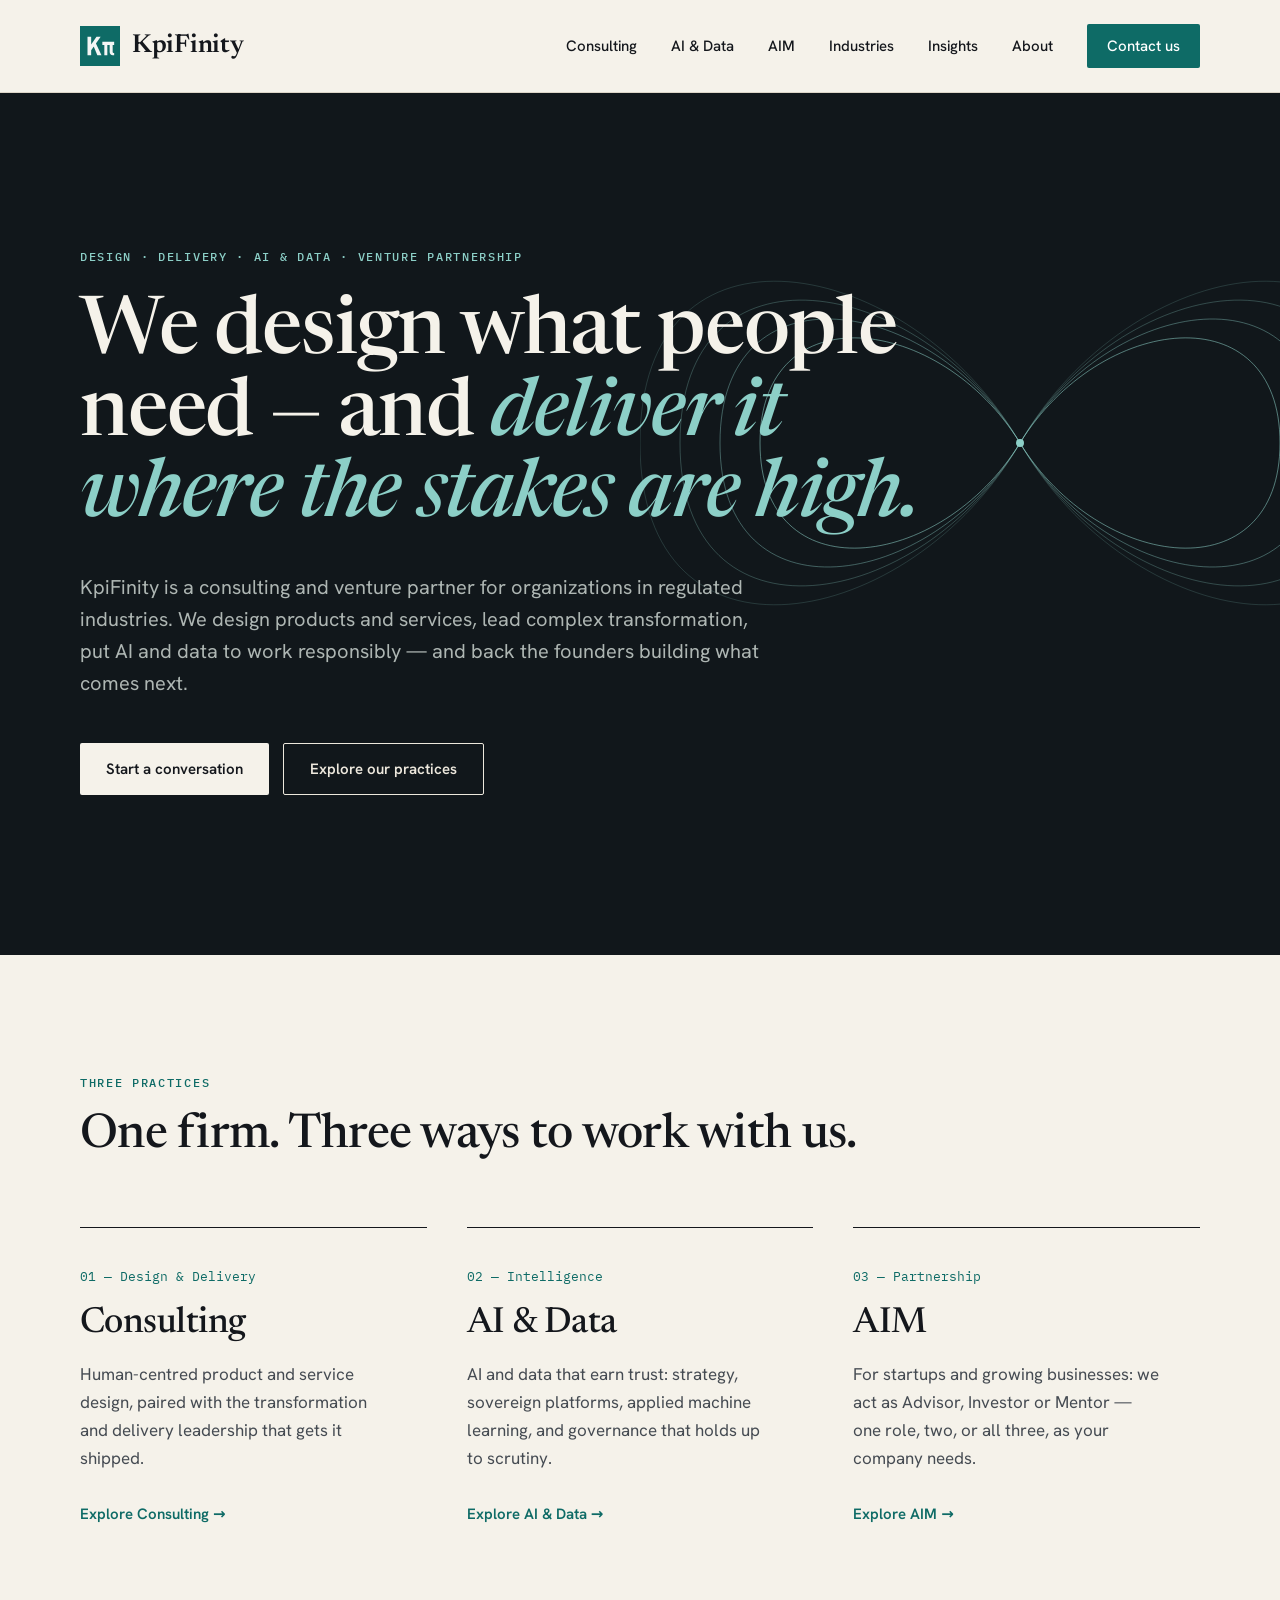
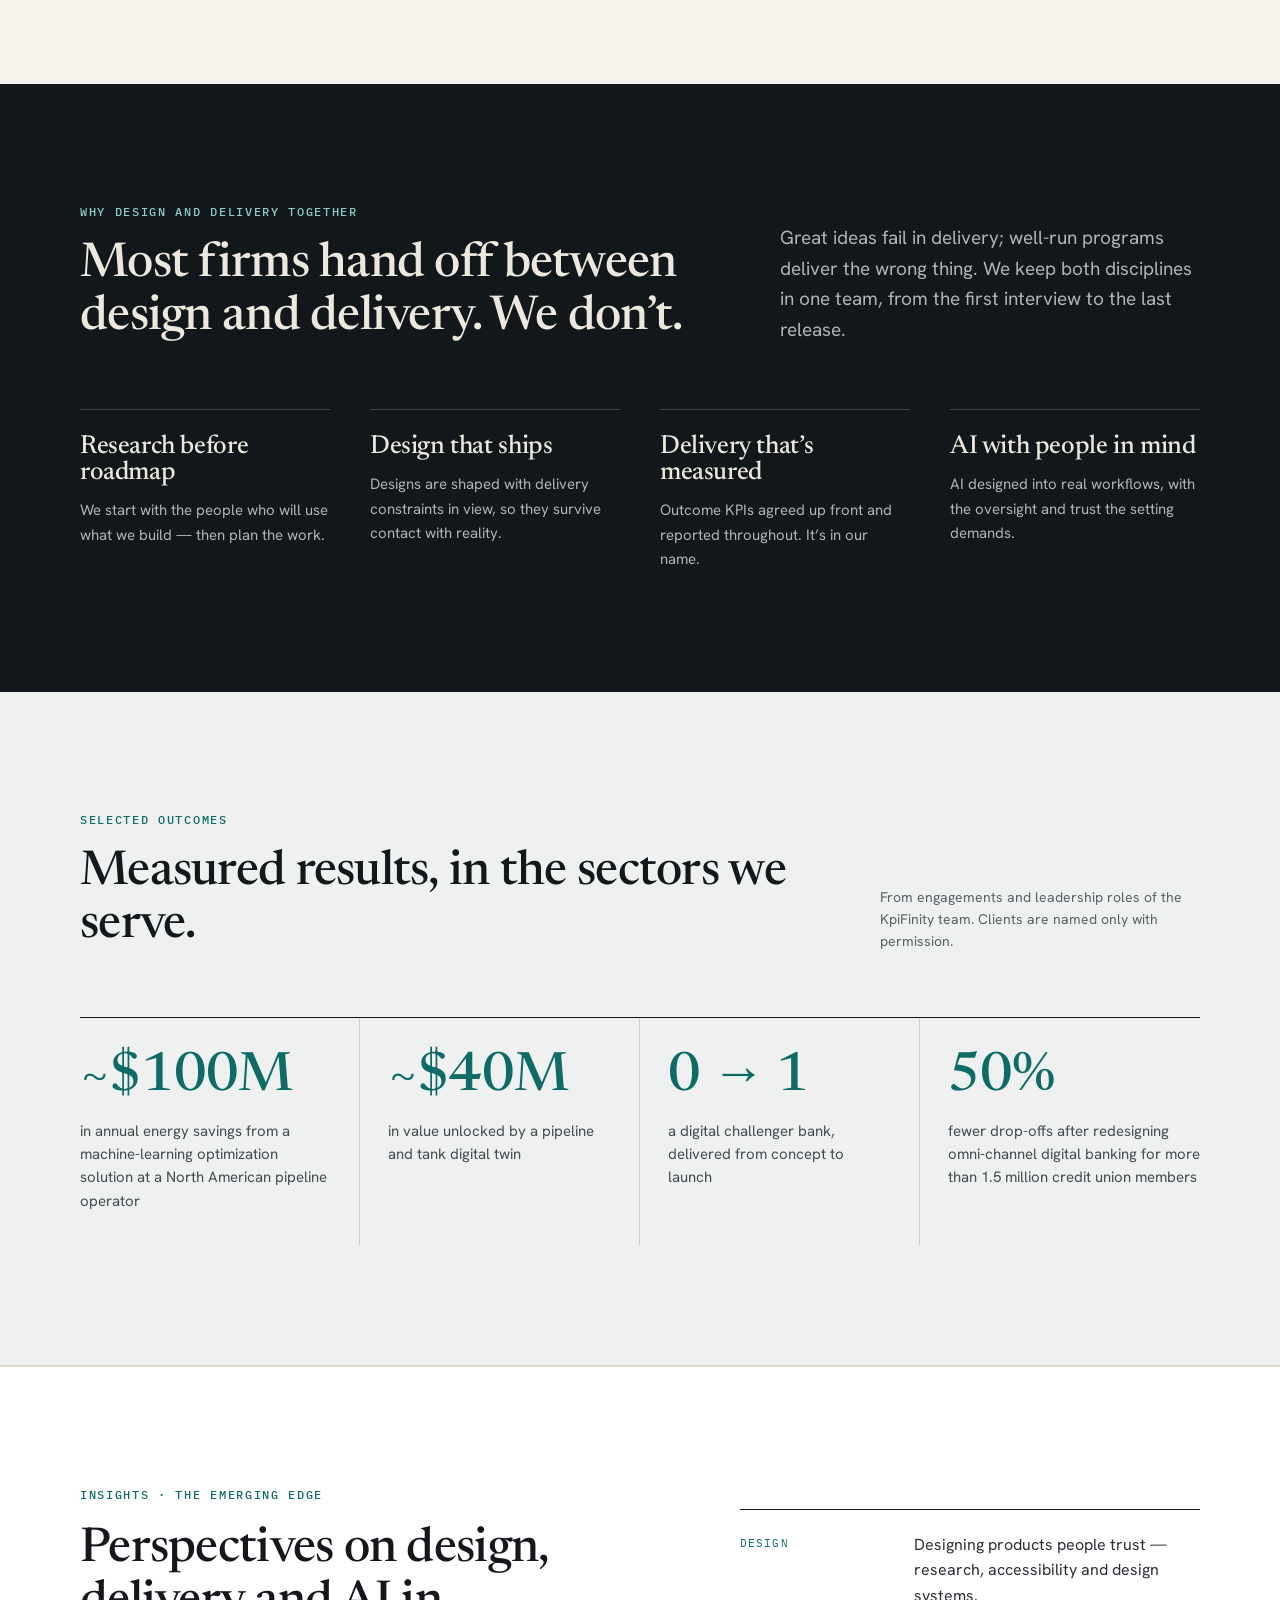
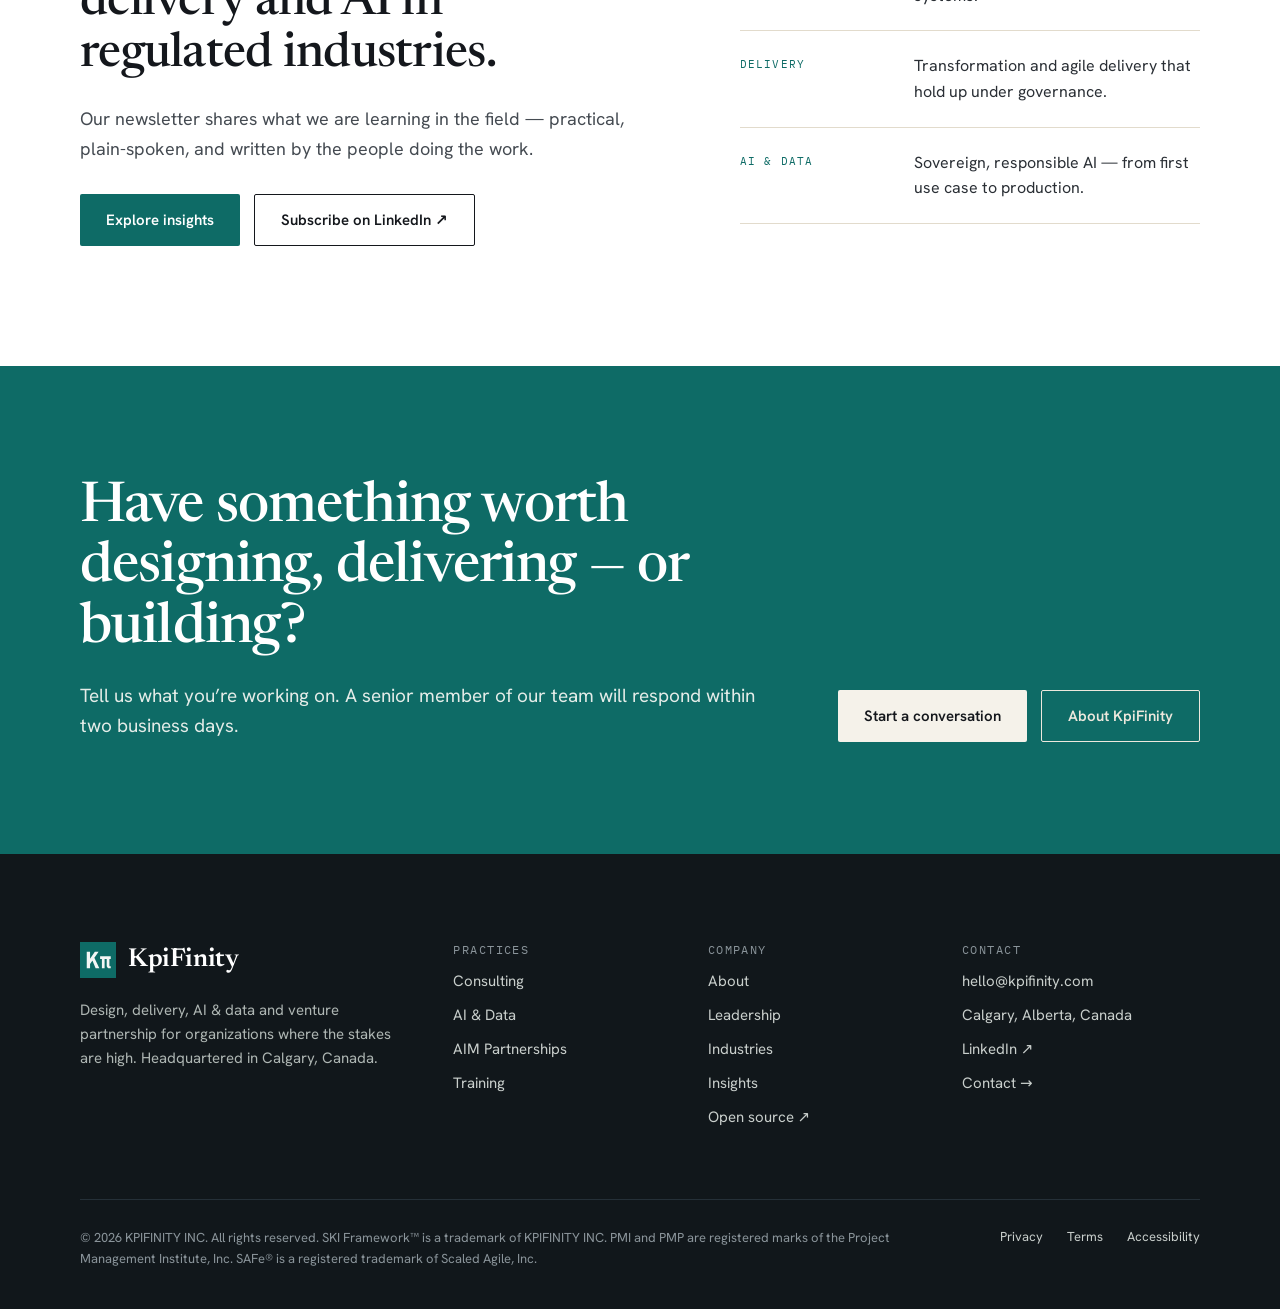
<file: index.html>
<!doctype html>
<html lang="en-CA">
<head>
<meta charset="utf-8">
<meta name="viewport" content="width=device-width, initial-scale=1">
<title>KpiFinity · Design, delivery, AI &amp; data, and venture partnership</title>
<meta name="description" content="KpiFinity designs products and services, leads complex transformation and puts AI and data to work responsibly for organizations in regulated industries — and backs the founders building what comes next.">
<link rel="canonical" href="https://kpifinity.com/">
<meta name="theme-color" content="#11171B">
<meta property="og:type" content="website">
<meta property="og:site_name" content="KpiFinity">
<meta property="og:locale" content="en_CA">
<meta property="og:title" content="KpiFinity · Design, delivery, AI &amp; data, and venture partnership">
<meta property="og:description" content="KpiFinity designs products and services, leads complex transformation and puts AI and data to work responsibly for organizations in regulated industries — and backs the founders building what comes next.">
<meta property="og:url" content="https://kpifinity.com/">
<meta property="og:image" content="https://kpifinity.com/assets/img/og-image.png">
<meta property="og:image:width" content="1200">
<meta property="og:image:height" content="630">
<meta name="twitter:card" content="summary_large_image">
<link rel="icon" href="assets/img/favicon.svg" type="image/svg+xml">
<link rel="apple-touch-icon" href="assets/img/apple-touch-icon.png">
<link rel="preload" href="assets/fonts/newsreader.woff2" as="font" type="font/woff2" crossorigin>
<link rel="preload" href="assets/fonts/hanken-grotesk.woff2" as="font" type="font/woff2" crossorigin>
<link rel="stylesheet" href="assets/css/site.css">
<script src="assets/js/site.js" defer></script>
</head>
<body>
<a class="skip" href="#main">Skip to content</a>
<div class="page" style="display: flex; flex-direction: column; min-height: 100vh; background: #F5F2EA">
<header class="site-header" style="border-bottom: 1px solid #DDD6C8; flex-shrink: 0">
<div class="wrap" style="height: 92px; display: flex; align-items: center; justify-content: space-between">
<a href="index.html" aria-label="KpiFinity home" style="display: flex; align-items: center; gap: 12px; color: #14171C; text-decoration: none">
<svg width="40" height="40" viewBox="0 0 48 48" aria-hidden="true" style="display: block; flex-shrink: 0"><rect width="48" height="48" fill="#0E6B66"></rect><path fill="#F4F6F5" d="M9 13h4.4v22H9z M13.4 22.2 19.8 13h5L13.4 29.2z M16 23.4l3-2.8L25.8 35h-5z M26.8 19H41v3.8H26.8z M29.2 22.8h3.6V35h-3.6z M35.6 22.8h3.6v8.4c0 .8.4 1.2 1.2 1.2H41V35h-1.6c-2.4 0-3.8-1.4-3.8-3.8z"></path></svg>
<span class="serif" style="font-size: 26px; font-weight: 600; letter-spacing: -0.01em">KpiFinity</span>
</a>
<button class="nav-toggle" type="button" aria-label="Menu" aria-expanded="false" aria-controls="site-nav"><span></span><span></span></button>
<nav class="nav" id="site-nav" aria-label="Primary" style="display: flex; align-items: center; gap: 34px">
<a href="consulting.html">Consulting</a>
<a href="ai-data.html">AI &amp; Data</a>
<a href="aim.html">AIM</a>
<a href="industries.html">Industries</a>
<a href="insights.html">Insights</a>
<a href="about.html">About</a>
<a href="contact.html" class="btn btn-primary" style="height: 44px; padding: 0 20px; background: #0E6B66; color: #FFFFFF">Contact us</a>
</nav>
</div>
</header>
<main id="main">

<section class="dark" style="position: relative; overflow: hidden; background: #11171B; color: #EDE8DD; padding: 152px 0 160px">
<svg width="760" height="620" viewBox="0 0 760 620" fill="none" aria-hidden="true" style="position: absolute; right: -120px; top: 40px">
<g stroke="#8CCFC7" stroke-width="1">
<path opacity="0.55" d="M380 310C300 180 120 160 120 310s180 130 260 0 260-150 260 0-180 130-260 0Z"></path>
<path opacity="0.40" d="M380 310C290 160 80 130 80 310s210 150 300 0 300-180 300 0-210 150-300 0Z"></path>
<path opacity="0.28" d="M380 310C280 140 40 100 40 310s240 170 340 0 340-210 340 0-240 170-340 0Z"></path>
<path opacity="0.18" d="M380 310C270 120 0 70 0 310s270 190 380 0 380-240 380 0-270 190-380 0Z"></path>
</g>
<circle cx="380" cy="310" r="4" fill="#8CCFC7"></circle>
</svg>
<div class="wrap" style="position: relative">
<span class="eyebrow">Design · Delivery · AI &amp; Data · Venture partnership</span>
<h1 class="serif" style="margin-top: 28px; width: 100%; max-width: 920px; font-size: 80px; line-height: 1.02; color: #F5F2EA">We design what people need&nbsp;— and <em style="font-style: italic; color: #8CCFC7">deliver it where the stakes are high.</em></h1>
<p style="margin-top: 32px; width: 100%; max-width: 700px; font-size: 20px; line-height: 1.6; color: #AEB6B3">KpiFinity is a consulting and venture partner for organizations in regulated industries. We design products and services, lead complex transformation, put AI and data to work responsibly — and back the founders building what comes next.</p>
<div style="margin-top: 44px; display: flex; gap: 14px">
<a href="contact.html" class="btn btn-light">Start a conversation</a>
<a href="#practices" class="btn btn-ghost-light">Explore our practices</a>
</div>
</div>
</section>




<section id="practices" style="padding: 120px 0">
<div class="wrap">
<div style="display: flex; flex-direction: column; gap: 20px; width: 100%; max-width: 860px">
<span class="eyebrow">Three practices</span>
<h2 class="serif" style="font-size: 48px; line-height: 1.1">One firm. Three ways to work with us.</h2>
</div>
<div style="margin-top: 64px; display: grid; grid-template-columns: repeat(3, minmax(0, 1fr)); gap: 40px">
<div style="padding: 40px 40px 40px 0; border-top: 1px solid #14171C; display: flex; flex-direction: column; min-height: 320px">
<span class="mono" style="font-size: 13px; color: #0E6B66">01 — Design &amp; Delivery</span>
<h3 class="serif" style="margin-top: 20px; font-size: 36px; line-height: 1.1">Consulting</h3>
<p class="body" style="margin-top: 16px; font-size: 17px">Human-centred product and service design, paired with the transformation and delivery leadership that gets it shipped.</p>
<a href="consulting.html" style="margin-top: auto; padding-top: 32px; font-weight: 600; font-size: 15px; color: #0E6B66">Explore Consulting →</a>
</div>
<div style="padding: 40px 40px 40px 0; border-top: 1px solid #14171C; display: flex; flex-direction: column; min-height: 320px">
<span class="mono" style="font-size: 13px; color: #0E6B66">02 — Intelligence</span>
<h3 class="serif" style="margin-top: 20px; font-size: 36px; line-height: 1.1">AI &amp; Data</h3>
<p class="body" style="margin-top: 16px; font-size: 17px">AI and data that earn trust: strategy, sovereign platforms, applied machine learning, and governance that holds up to scrutiny.</p>
<a href="ai-data.html" style="margin-top: auto; padding-top: 32px; font-weight: 600; font-size: 15px; color: #0E6B66">Explore AI &amp; Data →</a>
</div>
<div style="padding: 40px 40px 40px 0; border-top: 1px solid #14171C; display: flex; flex-direction: column; min-height: 320px">
<span class="mono" style="font-size: 13px; color: #0E6B66">03 — Partnership</span>
<h3 class="serif" style="margin-top: 20px; font-size: 36px; line-height: 1.1">AIM</h3>
<p class="body" style="margin-top: 16px; font-size: 17px">For startups and growing businesses: we act as Advisor, Investor or Mentor — one role, two, or all three, as your company needs.</p>
<a href="aim.html" style="margin-top: auto; padding-top: 32px; font-weight: 600; font-size: 15px; color: #0E6B66">Explore AIM →</a>
</div>
</div>
</div>
</section>

<section class="dark" style="padding: 120px 0; background: #11171B; color: #EDE8DD">
<div class="wrap">
<div style="display: grid; grid-template-columns: minmax(0, 1fr) 420px; gap: 96px; align-items: end">
<div style="display: flex; flex-direction: column; gap: 20px; width: 100%; max-width: 760px">
<span class="eyebrow">Why design and delivery together</span>
<h2 class="serif" style="font-size: 48px; line-height: 1.1">Most firms hand off between design and delivery. We don’t.</h2>
</div>
<p class="lead">Great ideas fail in delivery; well-run programs deliver the wrong thing. We keep both disciplines in one team, from the first interview to the last release.</p>
</div>
<div style="margin-top: 64px; display: grid; grid-template-columns: repeat(4, minmax(0, 1fr)); gap: 40px">
<div style="border-top: 1px solid #3A4750; padding-top: 24px"><h3 class="serif" style="font-size: 26px">Research before roadmap</h3><p class="body" style="margin-top: 12px; font-size: 15px">We start with the people who will use what we build — then plan the work.</p></div>
<div style="border-top: 1px solid #3A4750; padding-top: 24px"><h3 class="serif" style="font-size: 26px">Design that ships</h3><p class="body" style="margin-top: 12px; font-size: 15px">Designs are shaped with delivery constraints in view, so they survive contact with reality.</p></div>
<div style="border-top: 1px solid #3A4750; padding-top: 24px"><h3 class="serif" style="font-size: 26px">Delivery that’s measured</h3><p class="body" style="margin-top: 12px; font-size: 15px">Outcome KPIs agreed up front and reported throughout. It’s in our name.</p></div>
<div style="border-top: 1px solid #3A4750; padding-top: 24px"><h3 class="serif" style="font-size: 26px">AI with people in mind</h3><p class="body" style="margin-top: 12px; font-size: 15px">AI designed into real workflows, with the oversight and trust the setting demands.</p></div>
</div>
</div>
</section>

<section style="padding: 120px 0; background: #EEF1EF; border-bottom: 1px solid #DDD6C8">
<div class="wrap">
<div style="display: flex; justify-content: space-between; align-items: flex-end; gap: 64px">
<div style="display: flex; flex-direction: column; gap: 20px; width: 100%; max-width: 760px">
<span class="eyebrow">Selected outcomes</span>
<h2 class="serif" style="font-size: 48px; line-height: 1.1">Measured results, in the sectors we serve.</h2>
</div>
<p style="width: 100%; max-width: 320px; font-size: 14px; line-height: 1.6; color: #596067">From engagements and leadership roles of the KpiFinity team. Clients are named only with permission.</p>
</div>
<div style="margin-top: 64px; display: grid; grid-template-columns: repeat(4, minmax(0, 1fr)); border-top: 1px solid #14171C">
<div style="padding: 32px 28px 32px 0; border-right: 1px solid #D3CBBB;"><div class="serif" style="font-size: 54px; line-height: 1; color: #0E6B66">~$100M</div><p style="margin-top: 16px; font-size: 15px; line-height: 1.55; color: #454B52">in annual energy savings from a machine-learning optimization solution at a North American pipeline operator</p></div>
<div style="padding: 32px 28px; border-right: 1px solid #D3CBBB;"><div class="serif" style="font-size: 54px; line-height: 1; color: #0E6B66">~$40M</div><p style="margin-top: 16px; font-size: 15px; line-height: 1.55; color: #454B52">in value unlocked by a pipeline and tank digital twin</p></div>
<div style="padding: 32px 28px; border-right: 1px solid #D3CBBB;"><div class="serif" style="font-size: 54px; line-height: 1; color: #0E6B66">0 → 1</div><p style="margin-top: 16px; font-size: 15px; line-height: 1.55; color: #454B52">a digital challenger bank, delivered from concept to launch</p></div>
<div style="padding: 32px 0 32px 28px; "><div class="serif" style="font-size: 54px; line-height: 1; color: #0E6B66">50%</div><p style="margin-top: 16px; font-size: 15px; line-height: 1.55; color: #454B52">fewer drop-offs after redesigning omni-channel digital banking for more than 1.5 million credit union members</p></div>
</div>
</div>
</section>





<section id="insights" style="padding: 120px 0; background: #FFFFFF; border-top: 1px solid #E2DBCC">
<div class="wrap" style="display: grid; grid-template-columns: minmax(0, 1fr) 460px; gap: 96px; align-items: center">
<div style="display: flex; flex-direction: column; gap: 22px">
<span class="eyebrow">Insights · The Emerging Edge</span>
<h2 class="serif" style="font-size: 48px; line-height: 1.1">Perspectives on design, delivery and AI in regulated industries.</h2>
<p class="body" style="font-size: 18px">Our newsletter shares what we are learning in the field — practical, plain-spoken, and written by the people doing the work.</p>
<div style="margin-top: 8px; display: flex; gap: 14px">
<a href="insights.html" class="btn btn-primary" style="background: #0E6B66">Explore insights</a>
<a href="https://www.linkedin.com/build-relation/newsletter-follow?entityUrn=7292278568582008832" class="btn btn-ghost">Subscribe on LinkedIn ↗</a>
</div>
</div>
<div style="border-top: 1px solid #14171C">
<div class="prow"><span>Design</span><p>Designing products people trust — research, accessibility and design systems.</p></div>
<div class="prow"><span>Delivery</span><p>Transformation and agile delivery that hold up under governance.</p></div>
<div class="prow"><span>AI &amp; Data</span><p>Sovereign, responsible AI — from first use case to production.</p></div>
</div>
</div>
</section>

<section class="dark" style="flex-grow: 1; display: flex; align-items: center; padding: 112px 0; background: #0E6B66; color: #FFFFFF">
<div class="wrap" style="display: flex; justify-content: space-between; align-items: flex-end; gap: 80px">
<div style="display: flex; flex-direction: column; gap: 22px; width: 100%; max-width: 760px">
<h2 class="serif" style="font-size: 56px; line-height: 1.08">Have something worth designing, delivering — or building?</h2>
<p style="font-size: 19px; line-height: 1.6; color: #E4ECE8">Tell us what you’re working on. A senior member of our team will respond within two business days.</p>
</div>
<div style="display: flex; gap: 14px; flex-shrink: 0">
<a href="contact.html" class="btn btn-light">Start a conversation</a><a href="about.html" class="btn btn-ghost-light">About KpiFinity</a>
</div>
</div>
</section>

</main>
<footer class="footer" style="background: #11171B; color: #C9CFCC; padding: 88px 0 40px; flex-shrink: 0">
<div class="wrap">
<div style="display: grid; grid-template-columns: 1.6fr 1fr 1fr 1.2fr; gap: 56px">
<div style="display: flex; flex-direction: column; gap: 20px">
<span style="display: flex; align-items: center; gap: 12px"><svg width="36" height="36" viewBox="0 0 48 48" aria-hidden="true" style="display: block; flex-shrink: 0"><rect width="48" height="48" fill="#0E6B66"></rect><path fill="#F4F6F5" d="M9 13h4.4v22H9z M13.4 22.2 19.8 13h5L13.4 29.2z M16 23.4l3-2.8L25.8 35h-5z M26.8 19H41v3.8H26.8z M29.2 22.8h3.6V35h-3.6z M35.6 22.8h3.6v8.4c0 .8.4 1.2 1.2 1.2H41V35h-1.6c-2.4 0-3.8-1.4-3.8-3.8z"></path></svg><span class="serif" style="font-size: 26px; font-weight: 600; color: #FFFFFF">KpiFinity</span></span>
<p style="font-size: 15px; line-height: 1.6; color: #AEB6B3; width: 100%; max-width: 320px">Design, delivery, AI &amp; data and venture partnership for organizations where the stakes are high. Headquartered in Calgary, Canada.</p>
</div>
<div style="display: flex; flex-direction: column; gap: 14px">
<span class="mono" style="font-size: 12px; letter-spacing: 0.12em; color: #8A949A">PRACTICES</span>
<a href="consulting.html">Consulting</a><a href="ai-data.html">AI &amp; Data</a><a href="aim.html">AIM Partnerships</a><a href="consulting.html#training">Training</a>
</div>
<div style="display: flex; flex-direction: column; gap: 14px">
<span class="mono" style="font-size: 12px; letter-spacing: 0.12em; color: #8A949A">COMPANY</span>
<a href="about.html">About</a><a href="about.html#leadership">Leadership</a><a href="industries.html">Industries</a><a href="insights.html">Insights</a><a href="https://skiframework.org">Open source ↗</a>
</div>
<div style="display: flex; flex-direction: column; gap: 14px">
<span class="mono" style="font-size: 12px; letter-spacing: 0.12em; color: #8A949A">CONTACT</span>
<a href="mailto:hello@kpifinity.com">hello@kpifinity.com</a><span style="font-size: 15px">Calgary, Alberta, Canada</span><a href="https://www.linkedin.com/company/kpifinity/">LinkedIn ↗</a><a href="contact.html">Contact →</a>
</div>
</div>
<div style="margin-top: 72px; padding-top: 28px; border-top: 1px solid #253038; display: flex; justify-content: space-between; font-size: 13px; color: #8A949A">
<span style="width: 100%; max-width: 860px; line-height: 1.6">© 2026 KPIFINITY INC. All rights reserved. SKI Framework™ is a trademark of KPIFINITY INC. PMI and PMP are registered marks of the Project Management Institute, Inc. SAFe® is a registered trademark of Scaled Agile, Inc.</span>
<span style="display: flex; gap: 24px"><a href="legal.html#privacy" style="font-size: 13px">Privacy</a><a href="legal.html#terms" style="font-size: 13px">Terms</a><a href="legal.html#accessibility" style="font-size: 13px">Accessibility</a></span>
</div>
</div>
</footer>
</div>
</body>
</html>
</file>
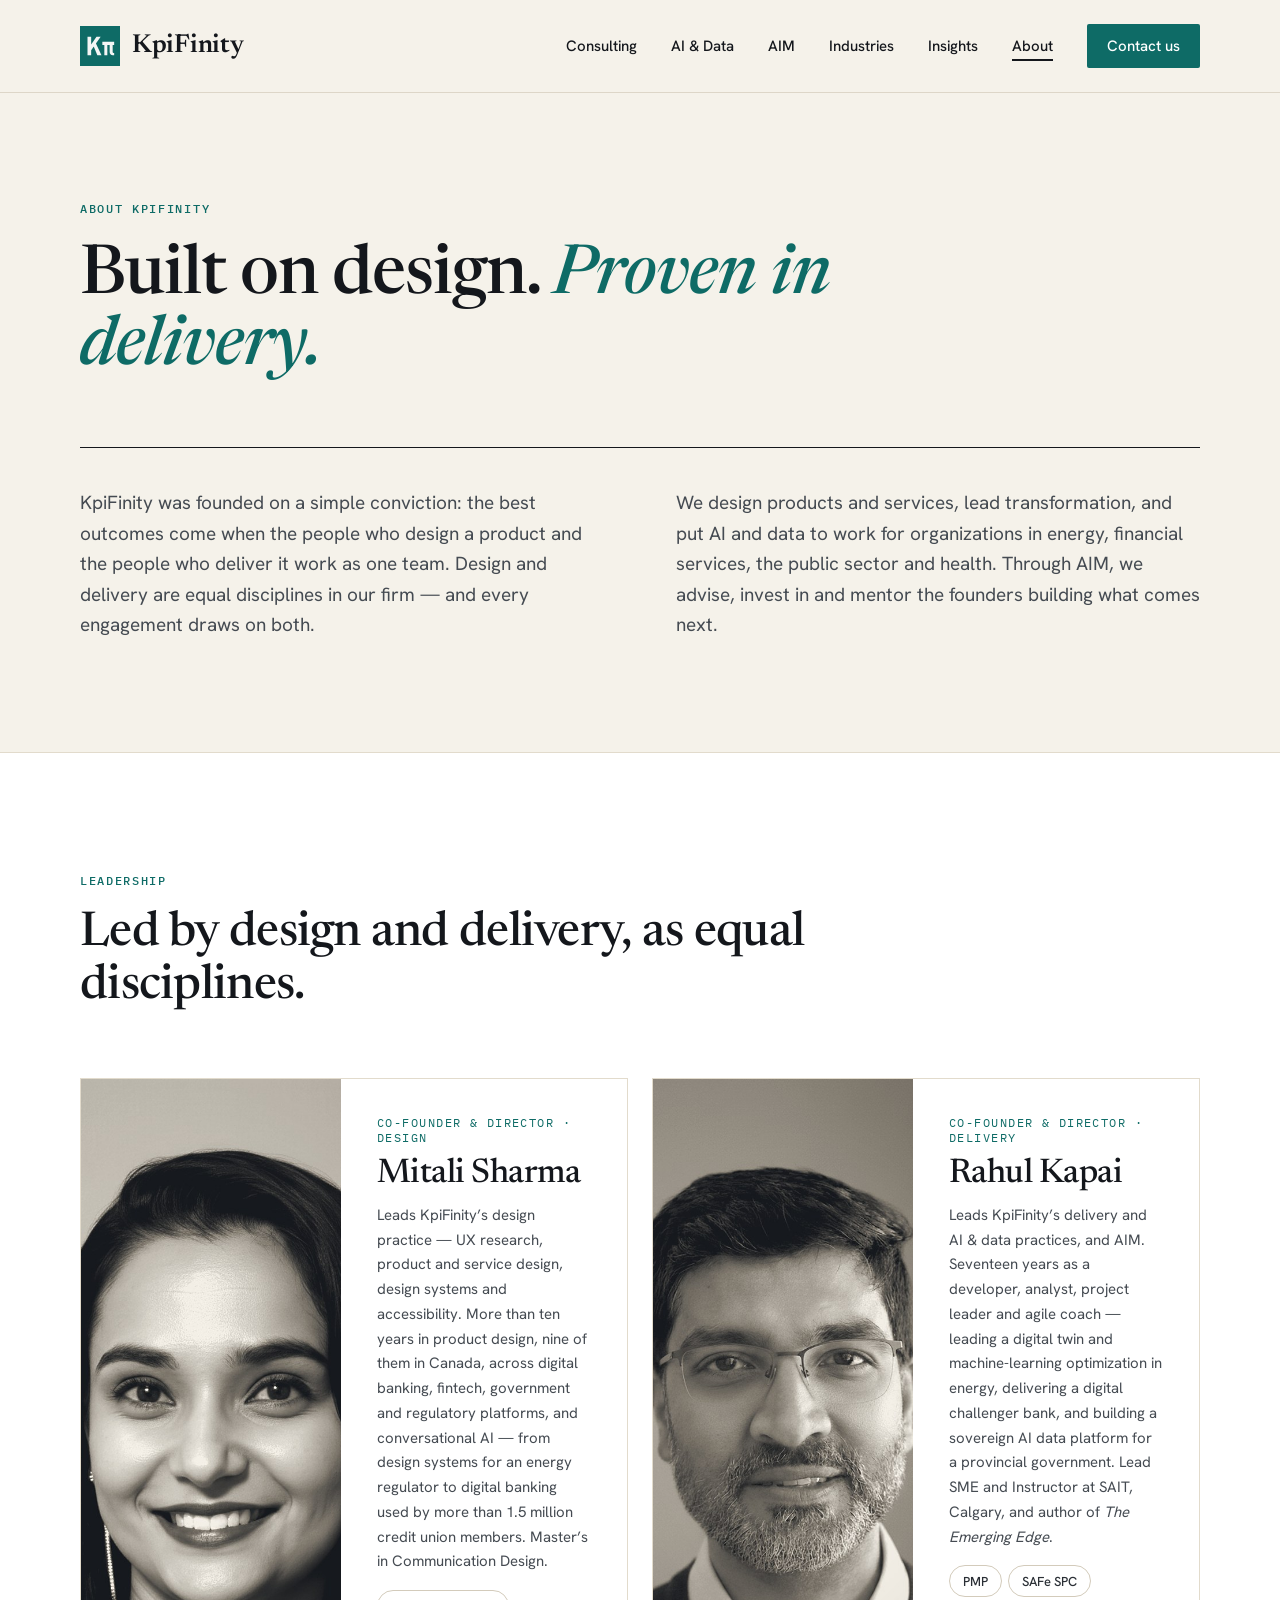
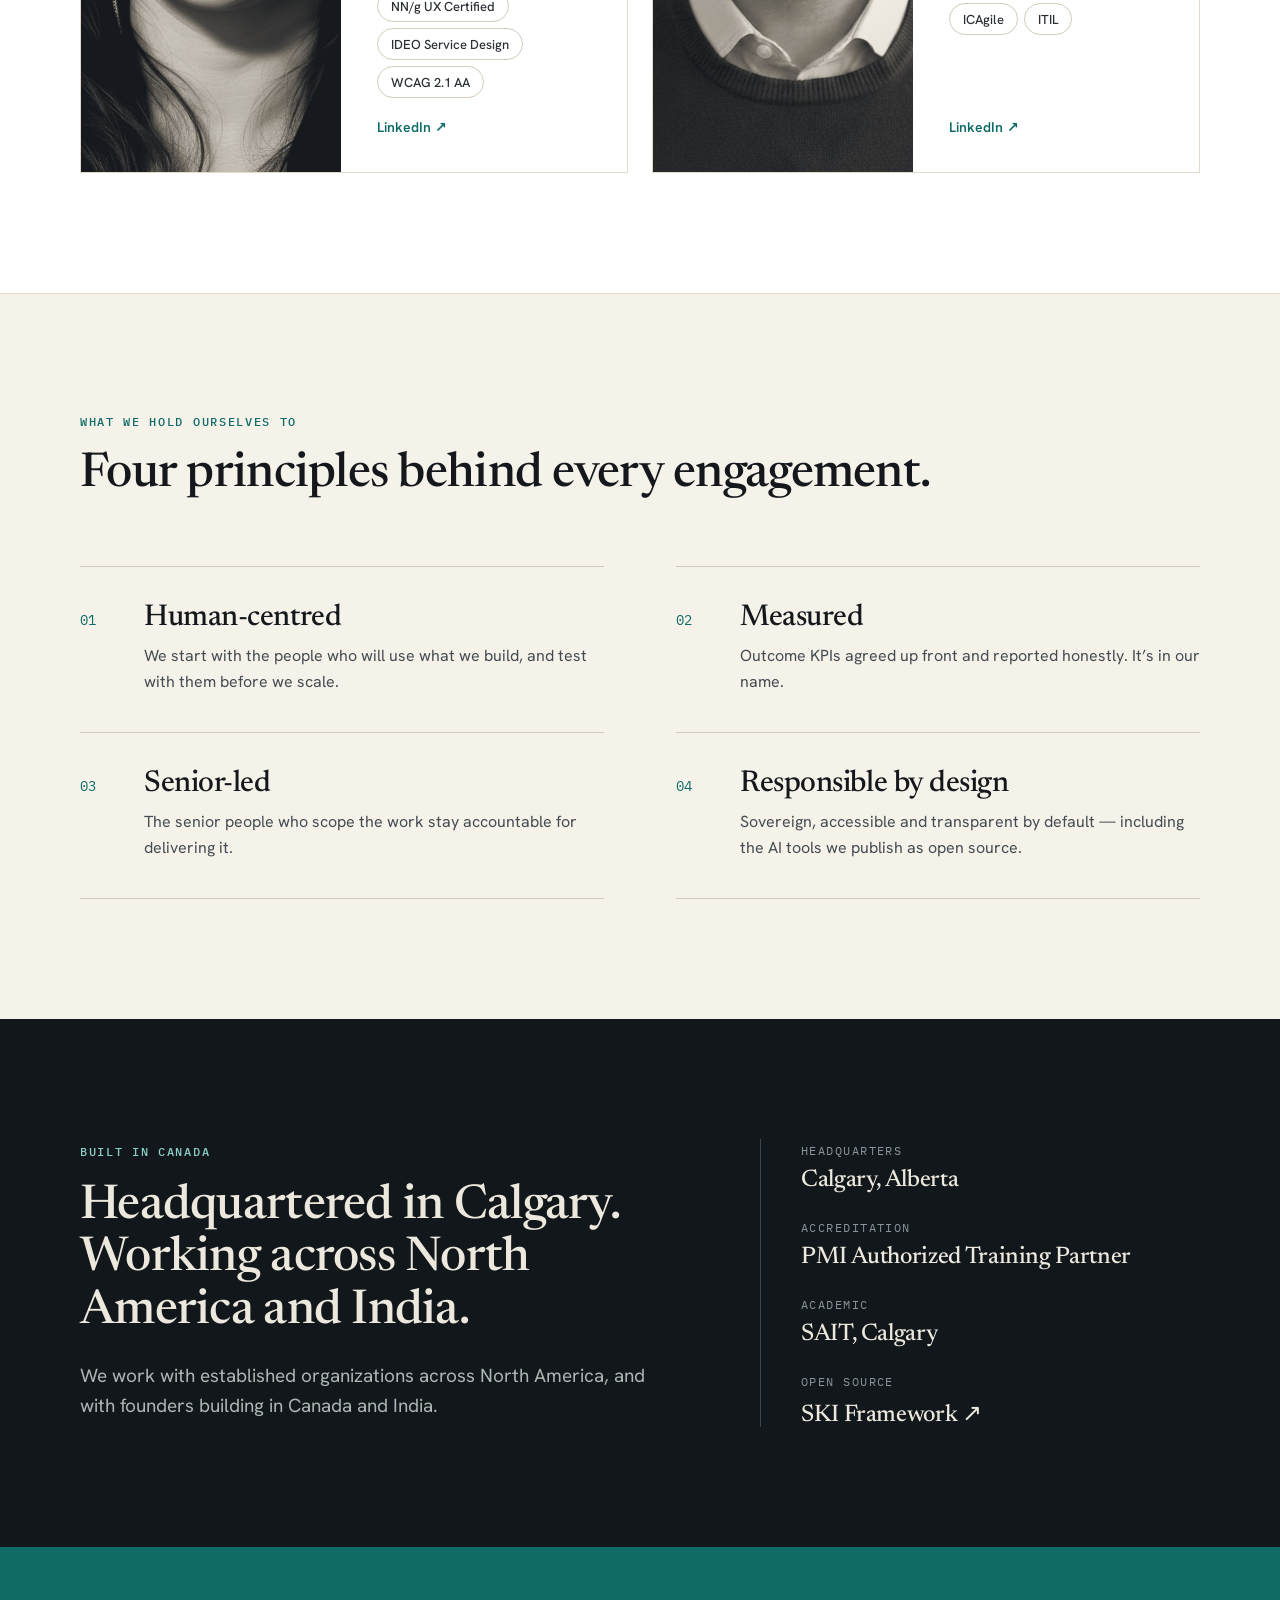
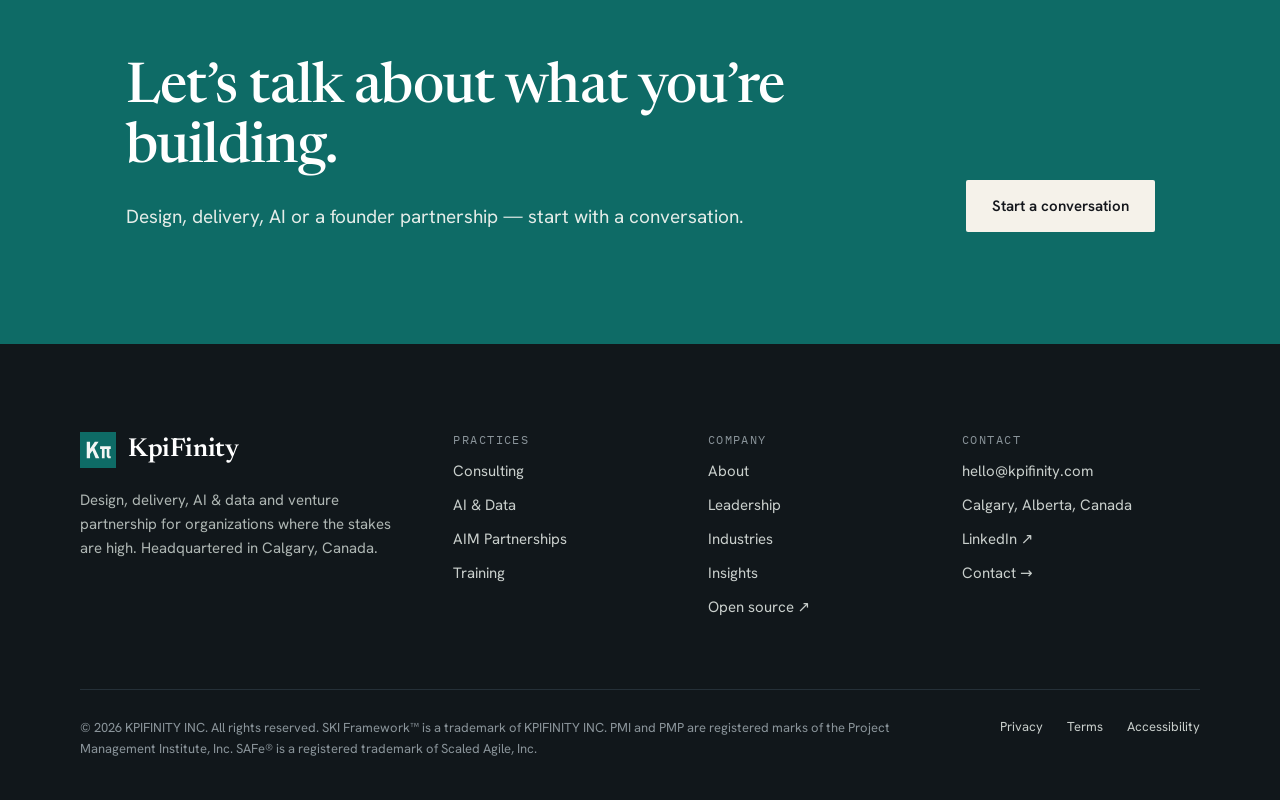
<file: about.html>
<!doctype html>
<html lang="en-CA">
<head>
<meta charset="utf-8">
<meta name="viewport" content="width=device-width, initial-scale=1">
<title>About &amp; Leadership · KpiFinity</title>
<meta name="description" content="KpiFinity is built on design and proven in delivery. Meet the leadership team and the principles behind every engagement.">
<link rel="canonical" href="https://kpifinity.com/about.html">
<meta name="theme-color" content="#11171B">
<meta property="og:type" content="website">
<meta property="og:site_name" content="KpiFinity">
<meta property="og:locale" content="en_CA">
<meta property="og:title" content="About &amp; Leadership · KpiFinity">
<meta property="og:description" content="KpiFinity is built on design and proven in delivery. Meet the leadership team and the principles behind every engagement.">
<meta property="og:url" content="https://kpifinity.com/about.html">
<meta property="og:image" content="https://kpifinity.com/assets/img/og-image.png">
<meta property="og:image:width" content="1200">
<meta property="og:image:height" content="630">
<meta name="twitter:card" content="summary_large_image">
<link rel="icon" href="assets/img/favicon.svg" type="image/svg+xml">
<link rel="apple-touch-icon" href="assets/img/apple-touch-icon.png">
<link rel="preload" href="assets/fonts/newsreader.woff2" as="font" type="font/woff2" crossorigin>
<link rel="preload" href="assets/fonts/hanken-grotesk.woff2" as="font" type="font/woff2" crossorigin>
<link rel="stylesheet" href="assets/css/site.css">
<script src="assets/js/site.js" defer></script>
</head>
<body>
<a class="skip" href="#main">Skip to content</a>
<div class="page" style="display: flex; flex-direction: column; min-height: 100vh; background: #F5F2EA">
<header class="site-header" style="border-bottom: 1px solid #DDD6C8; flex-shrink: 0">
<div class="wrap" style="height: 92px; display: flex; align-items: center; justify-content: space-between">
<a href="index.html" aria-label="KpiFinity home" style="display: flex; align-items: center; gap: 12px; color: #14171C; text-decoration: none">
<svg width="40" height="40" viewBox="0 0 48 48" aria-hidden="true" style="display: block; flex-shrink: 0"><rect width="48" height="48" fill="#0E6B66"></rect><path fill="#F4F6F5" d="M9 13h4.4v22H9z M13.4 22.2 19.8 13h5L13.4 29.2z M16 23.4l3-2.8L25.8 35h-5z M26.8 19H41v3.8H26.8z M29.2 22.8h3.6V35h-3.6z M35.6 22.8h3.6v8.4c0 .8.4 1.2 1.2 1.2H41V35h-1.6c-2.4 0-3.8-1.4-3.8-3.8z"></path></svg>
<span class="serif" style="font-size: 26px; font-weight: 600; letter-spacing: -0.01em">KpiFinity</span>
</a>
<button class="nav-toggle" type="button" aria-label="Menu" aria-expanded="false" aria-controls="site-nav"><span></span><span></span></button>
<nav class="nav" id="site-nav" aria-label="Primary" style="display: flex; align-items: center; gap: 34px">
<a href="consulting.html">Consulting</a>
<a href="ai-data.html">AI &amp; Data</a>
<a href="aim.html">AIM</a>
<a href="industries.html">Industries</a>
<a href="insights.html">Insights</a>
<a href="about.html" aria-current="page" style="text-decoration: underline; text-underline-offset: 8px; text-decoration-thickness: 2px">About</a>
<a href="contact.html" class="btn btn-primary" style="height: 44px; padding: 0 20px; background: #0E6B66; color: #FFFFFF">Contact us</a>
</nav>
</div>
</header>
<main id="main">

<section style="padding: 104px 0 112px">
<div class="wrap">
<span class="eyebrow">About KpiFinity</span>
<h1 class="serif" style="margin-top: 24px; width: 100%; max-width: 980px; font-size: 68px; line-height: 1.04">Built on design. <em style="font-style: italic; color: #0E6B66">Proven in delivery.</em></h1>
<div style="margin-top: 64px; display: grid; grid-template-columns: repeat(2, minmax(0, 1fr)); gap: 72px; border-top: 1px solid #14171C; padding-top: 40px">
<p class="lead">KpiFinity was founded on a simple conviction: the best outcomes come when the people who design a product and the people who deliver it work as one team. Design and delivery are equal disciplines in our firm — and every engagement draws on both.</p>
<p class="lead">We design products and services, lead transformation, and put AI and data to work for organizations in energy, financial services, the public sector and health. Through AIM, we advise, invest in and mentor the founders building what comes next.</p>
</div>
</div>
</section>

<section id="leadership" style="padding: 120px 0; background: #FFFFFF; border-top: 1px solid #E2DBCC; border-bottom: 1px solid #E2DBCC">
<div class="wrap">
<div style="display: flex; flex-direction: column; gap: 20px; width: 100%; max-width: 860px">
<span class="eyebrow">Leadership</span>
<h2 class="serif" style="font-size: 48px; line-height: 1.1">Led by design and delivery, as equal disciplines.</h2>
</div>
<div style="margin-top: 64px; display: grid; grid-template-columns: repeat(2, minmax(0, 1fr)); gap: 24px">
<div class="card" style="display: grid; grid-template-columns: 260px minmax(0, 1fr)">
<img src="assets/img/mitali.jpg" alt="Portrait of Mitali Sharma" style="display: block; width: 260px; height: 100%; min-height: 480px; object-fit: cover; object-position: 50% 22%; background: #E2DBCC">
<div style="padding: 36px; display: flex; flex-direction: column; gap: 12px">
<span class="mono" style="font-size: 12px; letter-spacing: 0.12em; color: #0E6B66">CO-FOUNDER &amp; DIRECTOR · DESIGN</span>
<h3 class="serif" style="font-size: 34px">Mitali Sharma</h3>
<p class="body" style="font-size: 15px">Leads KpiFinity’s design practice — UX research, product and service design, design systems and accessibility. More than ten years in product design, nine of them in Canada, across digital banking, fintech, government and regulatory platforms, and conversational AI — from design systems for an energy regulator to digital banking used by more than 1.5 million credit union members. Master’s in Communication Design.</p>
<div style="display: flex; flex-wrap: wrap; gap: 6px; margin-top: 4px"><span class="chip">NN/g UX Certified</span><span class="chip">IDEO Service Design</span><span class="chip">WCAG 2.1 AA</span></div>
<a href="https://www.linkedin.com/in/mitali-sharma-n-ng-uxc" style="margin-top: auto; padding-top: 8px; font-weight: 600; font-size: 14px; color: #0E6B66">LinkedIn ↗</a>
</div>
</div>
<div class="card" style="display: grid; grid-template-columns: 260px minmax(0, 1fr)">
<img src="assets/img/rahul.jpg" alt="Portrait of Rahul Kapai" style="display: block; width: 260px; height: 100%; min-height: 480px; object-fit: cover; object-position: 50% 22%; background: #E2DBCC">
<div style="padding: 36px; display: flex; flex-direction: column; gap: 12px">
<span class="mono" style="font-size: 12px; letter-spacing: 0.12em; color: #0E6B66">CO-FOUNDER &amp; DIRECTOR · DELIVERY</span>
<h3 class="serif" style="font-size: 34px">Rahul Kapai</h3>
<p class="body" style="font-size: 15px">Leads KpiFinity’s delivery and AI &amp; data practices, and AIM. Seventeen years as a developer, analyst, project leader and agile coach — leading a digital twin and machine-learning optimization in energy, delivering a digital challenger bank, and building a sovereign AI data platform for a provincial government. Lead SME and Instructor at SAIT, Calgary, and author of <em>The Emerging Edge</em>.</p>
<div style="display: flex; flex-wrap: wrap; gap: 6px; margin-top: 4px"><span class="chip">PMP</span><span class="chip">SAFe SPC</span><span class="chip">ICAgile</span><span class="chip">ITIL</span></div>
<a href="https://www.linkedin.com/in/rahulkapai/" style="margin-top: auto; padding-top: 8px; font-weight: 600; font-size: 14px; color: #0E6B66">LinkedIn ↗</a>
</div>
</div>
</div>
</div>
</section>

<section style="padding: 120px 0">
<div class="wrap">
<div style="display: flex; flex-direction: column; gap: 20px; width: 100%; max-width: 860px">
<span class="eyebrow">What we hold ourselves to</span>
<h2 class="serif" style="font-size: 48px; line-height: 1.1">Four principles behind every engagement.</h2>
</div>
<div style="margin-top: 64px; display: grid; grid-template-columns: repeat(2, minmax(0, 1fr)); column-gap: 72px">
<div style="padding: 36px 0; border-top: 1px solid #D3CBBB;  display: grid; grid-template-columns: 64px minmax(0, 1fr)"><span class="mono" style="font-size: 14px; color: #0E6B66; padding-top: 8px">01</span><div><h3 class="serif" style="font-size: 30px">Human-centred</h3><p class="body" style="margin-top: 10px">We start with the people who will use what we build, and test with them before we scale.</p></div></div>
<div style="padding: 36px 0; border-top: 1px solid #D3CBBB;  display: grid; grid-template-columns: 64px minmax(0, 1fr)"><span class="mono" style="font-size: 14px; color: #0E6B66; padding-top: 8px">02</span><div><h3 class="serif" style="font-size: 30px">Measured</h3><p class="body" style="margin-top: 10px">Outcome KPIs agreed up front and reported honestly. It’s in our name.</p></div></div>
<div style="padding: 36px 0; border-top: 1px solid #D3CBBB; border-bottom: 1px solid #D3CBBB; display: grid; grid-template-columns: 64px minmax(0, 1fr)"><span class="mono" style="font-size: 14px; color: #0E6B66; padding-top: 8px">03</span><div><h3 class="serif" style="font-size: 30px">Senior-led</h3><p class="body" style="margin-top: 10px">The senior people who scope the work stay accountable for delivering it.</p></div></div>
<div style="padding: 36px 0; border-top: 1px solid #D3CBBB; border-bottom: 1px solid #D3CBBB; display: grid; grid-template-columns: 64px minmax(0, 1fr)"><span class="mono" style="font-size: 14px; color: #0E6B66; padding-top: 8px">04</span><div><h3 class="serif" style="font-size: 30px">Responsible by design</h3><p class="body" style="margin-top: 10px">Sovereign, accessible and transparent by default — including the AI tools we publish as open source.</p></div></div>
</div>
</div>
</section>

<section class="dark" style="padding: 120px 0; background: #11171B; color: #EDE8DD">
<div class="wrap" style="display: grid; grid-template-columns: minmax(0, 1fr) 440px; gap: 96px; align-items: center">
<div style="display: flex; flex-direction: column; gap: 22px">
<span class="eyebrow">Built in Canada</span>
<h2 class="serif" style="font-size: 48px; line-height: 1.1">Headquartered in Calgary. Working across North America and India.</h2>
<p class="lead">We work with established organizations across North America, and with founders building in Canada and India.</p>
</div>
<div style="border-left: 1px solid #3A4750; padding-left: 40px; display: flex; flex-direction: column; gap: 24px">
<div><span class="mono" style="font-size: 12px; letter-spacing: 0.12em; color: #8A949A">HEADQUARTERS</span><p class="serif" style="margin-top: 8px; font-size: 24px">Calgary, Alberta</p></div>
<div><span class="mono" style="font-size: 12px; letter-spacing: 0.12em; color: #8A949A">ACCREDITATION</span><p class="serif" style="margin-top: 8px; font-size: 24px">PMI Authorized Training Partner</p></div>
<div><span class="mono" style="font-size: 12px; letter-spacing: 0.12em; color: #8A949A">ACADEMIC</span><p class="serif" style="margin-top: 8px; font-size: 24px">SAIT, Calgary</p></div>
<div><span class="mono" style="font-size: 12px; letter-spacing: 0.12em; color: #8A949A">OPEN SOURCE</span><p class="serif" style="margin-top: 8px; font-size: 24px"><a href="https://skiframework.org" style="color: #EDE8DD">SKI Framework ↗</a></p></div>
</div>
</div>
</section>

<section class="dark" style="flex-grow: 1; display: flex; align-items: center; padding: 112px 0; background: #0E6B66; color: #FFFFFF">
<div class="wrap" style="display: flex; justify-content: space-between; align-items: flex-end; gap: 80px">
<div style="display: flex; flex-direction: column; gap: 22px; width: 100%; max-width: 760px">
<h2 class="serif" style="font-size: 56px; line-height: 1.08">Let’s talk about what you’re building.</h2>
<p style="font-size: 19px; line-height: 1.6; color: #E4ECE8">Design, delivery, AI or a founder partnership — start with a conversation.</p>
</div>
<div style="display: flex; gap: 14px; flex-shrink: 0">
<a href="contact.html" class="btn btn-light">Start a conversation</a>
</div>
</div>
</section>

</main>
<footer class="footer" style="background: #11171B; color: #C9CFCC; padding: 88px 0 40px; flex-shrink: 0">
<div class="wrap">
<div style="display: grid; grid-template-columns: 1.6fr 1fr 1fr 1.2fr; gap: 56px">
<div style="display: flex; flex-direction: column; gap: 20px">
<span style="display: flex; align-items: center; gap: 12px"><svg width="36" height="36" viewBox="0 0 48 48" aria-hidden="true" style="display: block; flex-shrink: 0"><rect width="48" height="48" fill="#0E6B66"></rect><path fill="#F4F6F5" d="M9 13h4.4v22H9z M13.4 22.2 19.8 13h5L13.4 29.2z M16 23.4l3-2.8L25.8 35h-5z M26.8 19H41v3.8H26.8z M29.2 22.8h3.6V35h-3.6z M35.6 22.8h3.6v8.4c0 .8.4 1.2 1.2 1.2H41V35h-1.6c-2.4 0-3.8-1.4-3.8-3.8z"></path></svg><span class="serif" style="font-size: 26px; font-weight: 600; color: #FFFFFF">KpiFinity</span></span>
<p style="font-size: 15px; line-height: 1.6; color: #AEB6B3; width: 100%; max-width: 320px">Design, delivery, AI &amp; data and venture partnership for organizations where the stakes are high. Headquartered in Calgary, Canada.</p>
</div>
<div style="display: flex; flex-direction: column; gap: 14px">
<span class="mono" style="font-size: 12px; letter-spacing: 0.12em; color: #8A949A">PRACTICES</span>
<a href="consulting.html">Consulting</a><a href="ai-data.html">AI &amp; Data</a><a href="aim.html">AIM Partnerships</a><a href="consulting.html#training">Training</a>
</div>
<div style="display: flex; flex-direction: column; gap: 14px">
<span class="mono" style="font-size: 12px; letter-spacing: 0.12em; color: #8A949A">COMPANY</span>
<a href="about.html">About</a><a href="about.html#leadership">Leadership</a><a href="industries.html">Industries</a><a href="insights.html">Insights</a><a href="https://skiframework.org">Open source ↗</a>
</div>
<div style="display: flex; flex-direction: column; gap: 14px">
<span class="mono" style="font-size: 12px; letter-spacing: 0.12em; color: #8A949A">CONTACT</span>
<a href="mailto:hello@kpifinity.com">hello@kpifinity.com</a><span style="font-size: 15px">Calgary, Alberta, Canada</span><a href="https://www.linkedin.com/company/kpifinity/">LinkedIn ↗</a><a href="contact.html">Contact →</a>
</div>
</div>
<div style="margin-top: 72px; padding-top: 28px; border-top: 1px solid #253038; display: flex; justify-content: space-between; font-size: 13px; color: #8A949A">
<span style="width: 100%; max-width: 860px; line-height: 1.6">© 2026 KPIFINITY INC. All rights reserved. SKI Framework™ is a trademark of KPIFINITY INC. PMI and PMP are registered marks of the Project Management Institute, Inc. SAFe® is a registered trademark of Scaled Agile, Inc.</span>
<span style="display: flex; gap: 24px"><a href="legal.html#privacy" style="font-size: 13px">Privacy</a><a href="legal.html#terms" style="font-size: 13px">Terms</a><a href="legal.html#accessibility" style="font-size: 13px">Accessibility</a></span>
</div>
</div>
</footer>
</div>
</body>
</html>
</file>
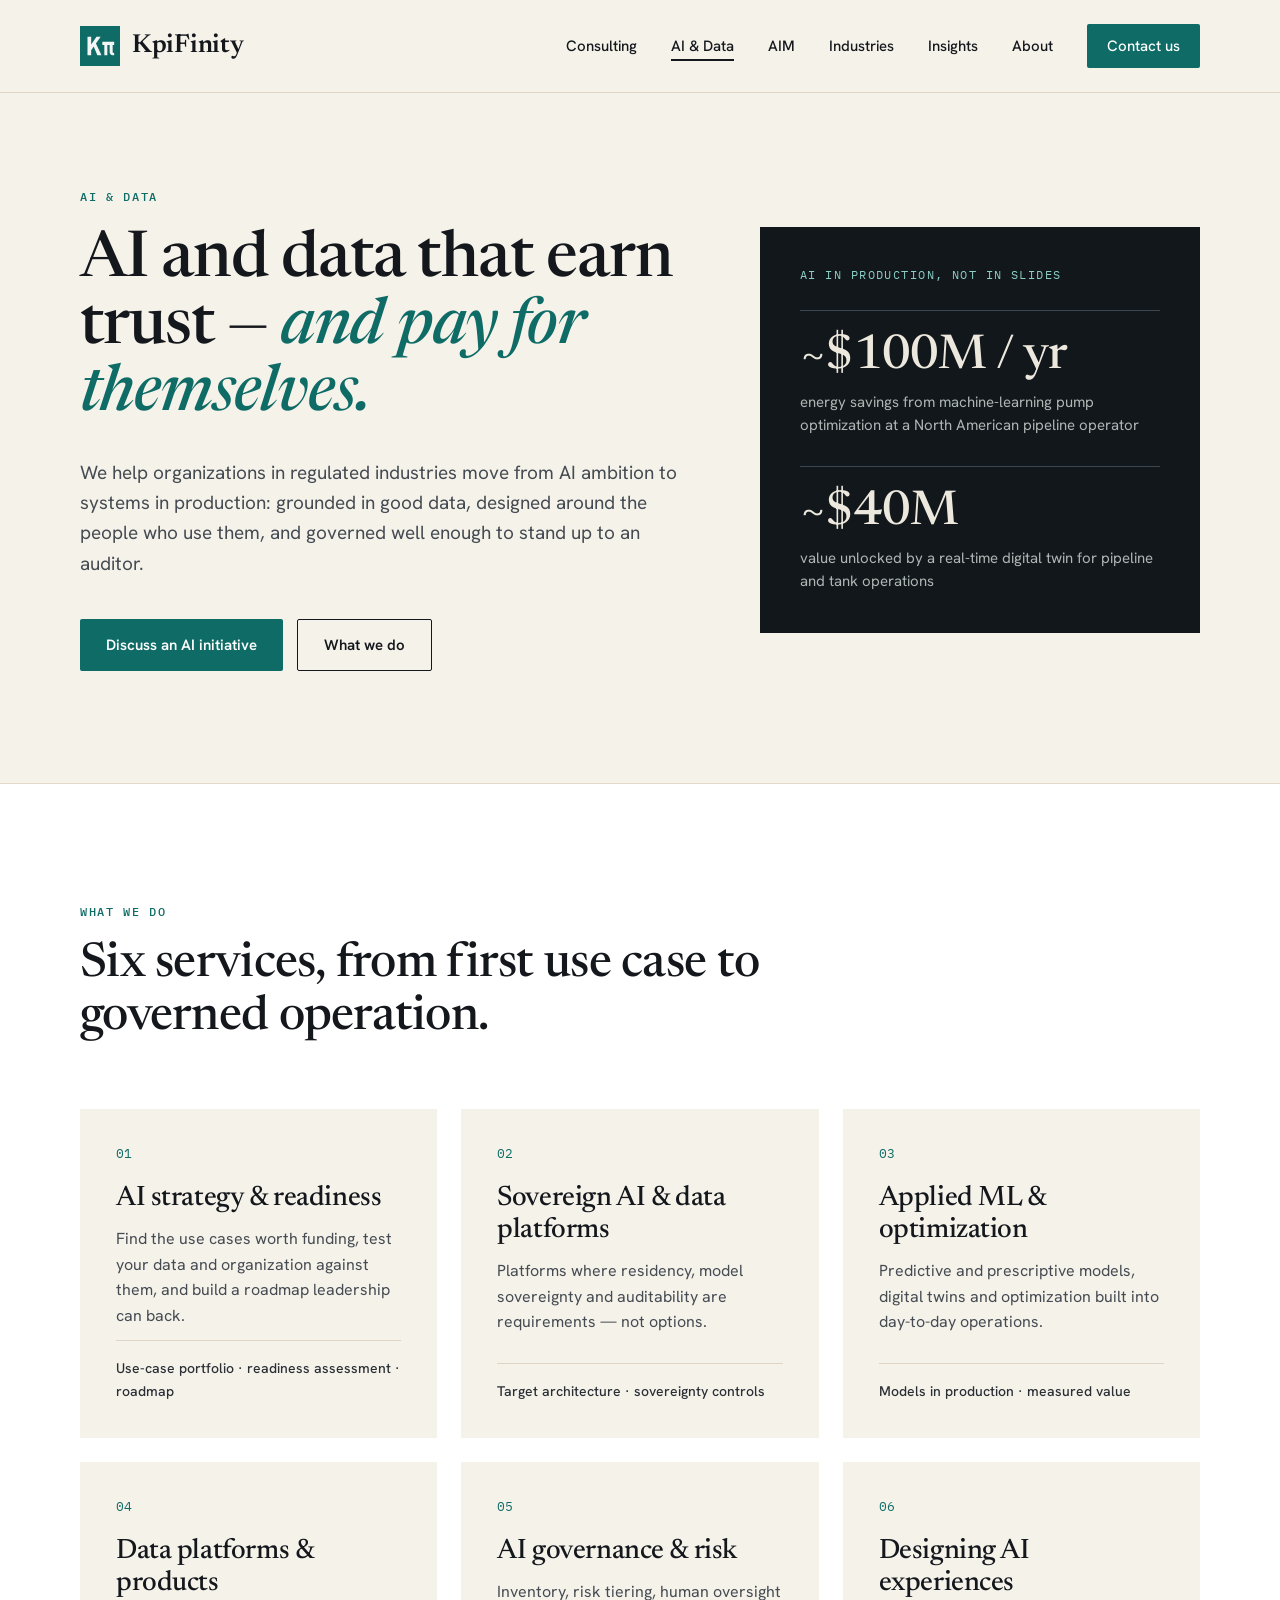
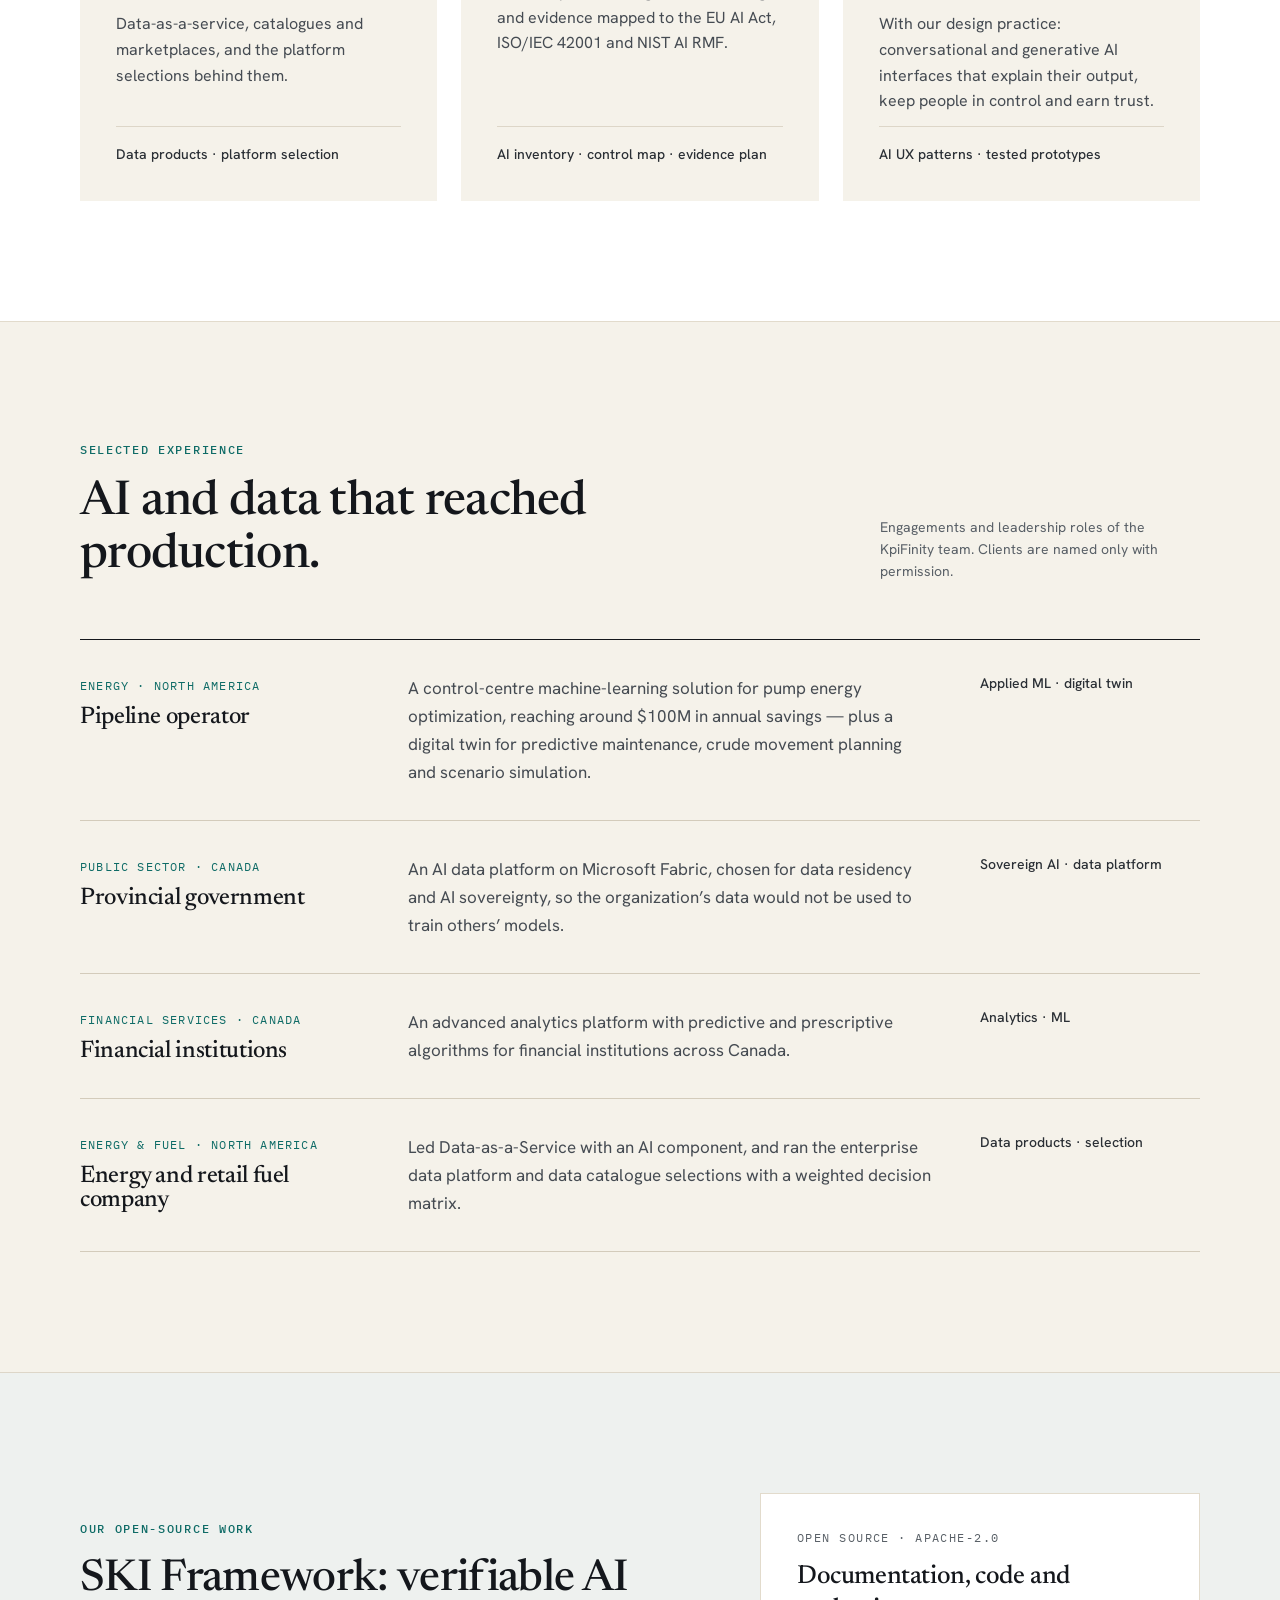
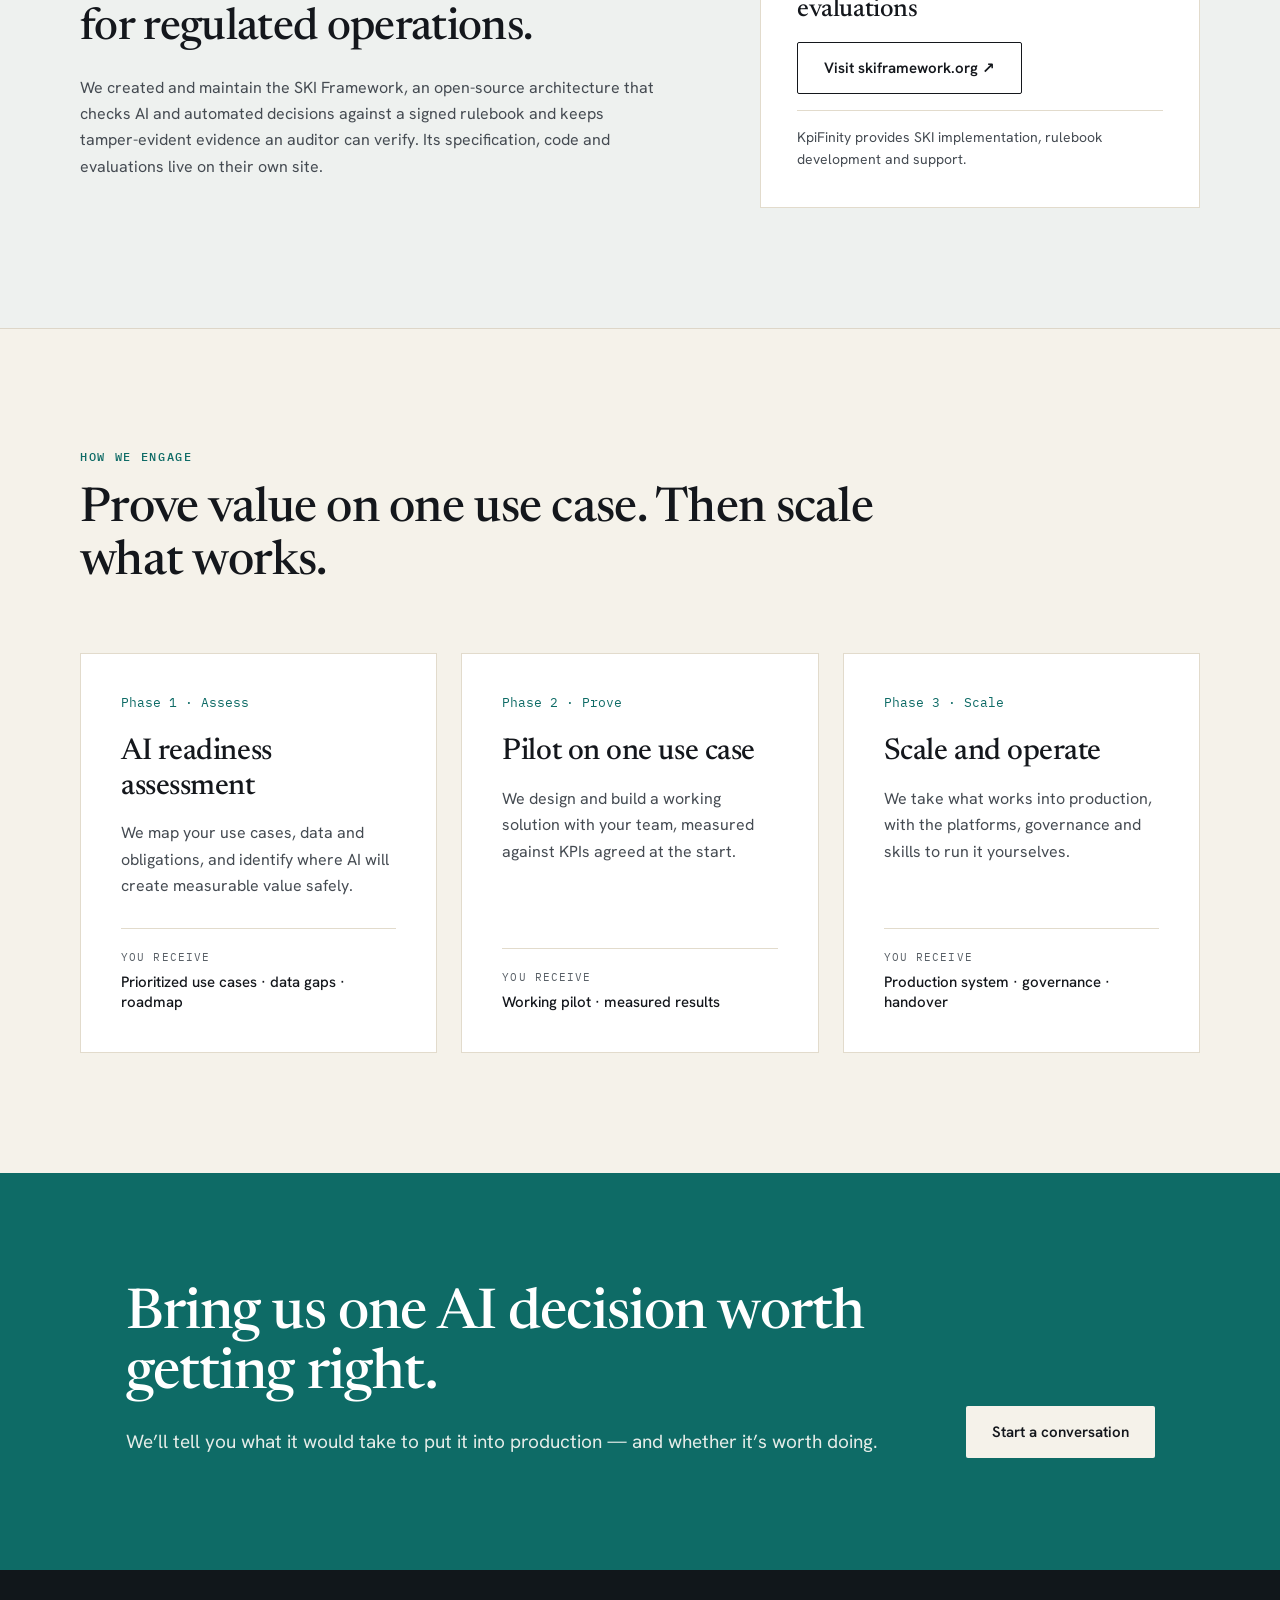
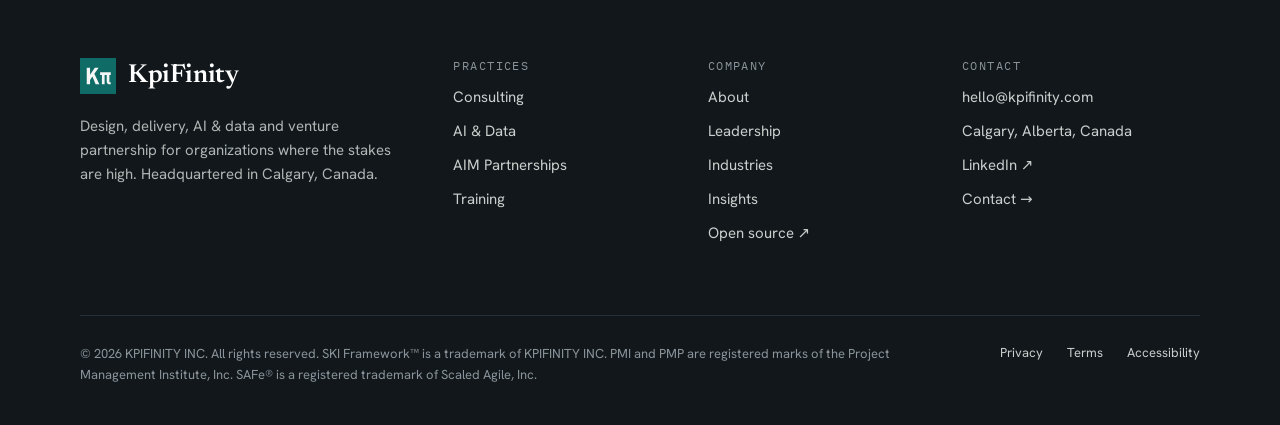
<file: ai-data.html>
<!doctype html>
<html lang="en-CA">
<head>
<meta charset="utf-8">
<meta name="viewport" content="width=device-width, initial-scale=1">
<title>AI &amp; Data · KpiFinity</title>
<meta name="description" content="AI strategy, sovereign AI and data platforms, applied machine learning and AI governance for regulated industries — from first use case to production.">
<link rel="canonical" href="https://kpifinity.com/ai-data.html">
<meta name="theme-color" content="#11171B">
<meta property="og:type" content="website">
<meta property="og:site_name" content="KpiFinity">
<meta property="og:locale" content="en_CA">
<meta property="og:title" content="AI &amp; Data · KpiFinity">
<meta property="og:description" content="AI strategy, sovereign AI and data platforms, applied machine learning and AI governance for regulated industries — from first use case to production.">
<meta property="og:url" content="https://kpifinity.com/ai-data.html">
<meta property="og:image" content="https://kpifinity.com/assets/img/og-image.png">
<meta property="og:image:width" content="1200">
<meta property="og:image:height" content="630">
<meta name="twitter:card" content="summary_large_image">
<link rel="icon" href="assets/img/favicon.svg" type="image/svg+xml">
<link rel="apple-touch-icon" href="assets/img/apple-touch-icon.png">
<link rel="preload" href="assets/fonts/newsreader.woff2" as="font" type="font/woff2" crossorigin>
<link rel="preload" href="assets/fonts/hanken-grotesk.woff2" as="font" type="font/woff2" crossorigin>
<link rel="stylesheet" href="assets/css/site.css">
<script src="assets/js/site.js" defer></script>
</head>
<body>
<a class="skip" href="#main">Skip to content</a>
<div class="page" style="display: flex; flex-direction: column; min-height: 100vh; background: #F5F2EA">
<header class="site-header" style="border-bottom: 1px solid #DDD6C8; flex-shrink: 0">
<div class="wrap" style="height: 92px; display: flex; align-items: center; justify-content: space-between">
<a href="index.html" aria-label="KpiFinity home" style="display: flex; align-items: center; gap: 12px; color: #14171C; text-decoration: none">
<svg width="40" height="40" viewBox="0 0 48 48" aria-hidden="true" style="display: block; flex-shrink: 0"><rect width="48" height="48" fill="#0E6B66"></rect><path fill="#F4F6F5" d="M9 13h4.4v22H9z M13.4 22.2 19.8 13h5L13.4 29.2z M16 23.4l3-2.8L25.8 35h-5z M26.8 19H41v3.8H26.8z M29.2 22.8h3.6V35h-3.6z M35.6 22.8h3.6v8.4c0 .8.4 1.2 1.2 1.2H41V35h-1.6c-2.4 0-3.8-1.4-3.8-3.8z"></path></svg>
<span class="serif" style="font-size: 26px; font-weight: 600; letter-spacing: -0.01em">KpiFinity</span>
</a>
<button class="nav-toggle" type="button" aria-label="Menu" aria-expanded="false" aria-controls="site-nav"><span></span><span></span></button>
<nav class="nav" id="site-nav" aria-label="Primary" style="display: flex; align-items: center; gap: 34px">
<a href="consulting.html">Consulting</a>
<a href="ai-data.html" aria-current="page" style="text-decoration: underline; text-underline-offset: 8px; text-decoration-thickness: 2px">AI &amp; Data</a>
<a href="aim.html">AIM</a>
<a href="industries.html">Industries</a>
<a href="insights.html">Insights</a>
<a href="about.html">About</a>
<a href="contact.html" class="btn btn-primary" style="height: 44px; padding: 0 20px; background: #0E6B66; color: #FFFFFF">Contact us</a>
</nav>
</div>
</header>
<main id="main">

<section style="padding: 96px 0 112px">
<div class="wrap" style="display: grid; grid-template-columns: minmax(0, 1fr) 440px; gap: 80px; align-items: center">
<div style="display: flex; flex-direction: column">
<span class="eyebrow">AI &amp; Data</span>
<h1 class="serif" style="margin-top: 24px; font-size: 64px; line-height: 1.05">AI and data that earn trust — <em style="font-style: italic; color: #0E6B66">and pay for themselves.</em></h1>
<p class="lead" style="margin-top: 28px">We help organizations in regulated industries move from AI ambition to systems in production: grounded in good data, designed around the people who use them, and governed well enough to stand up to an auditor.</p>
<div style="margin-top: 40px; display: flex; gap: 14px">
<a href="contact.html" class="btn btn-primary" style="background: #0E6B66">Discuss an AI initiative</a>
<a href="#services" class="btn btn-ghost">What we do</a>
</div>
</div>
<div style="background: #11171B; color: #EDE8DD; padding: 40px; display: flex; flex-direction: column; gap: 28px">
<span class="mono" style="font-size: 12px; letter-spacing: 0.12em; color: #8CCFC7">AI IN PRODUCTION, NOT IN SLIDES</span>
<div style="border-top: 1px solid #3A4750; padding-top: 22px"><div class="serif" style="font-size: 48px; line-height: 1">~$100M / yr</div><p style="margin-top: 10px; font-size: 15px; line-height: 1.55; color: #AEB6B3">energy savings from machine-learning pump optimization at a North American pipeline operator</p></div>
<div style="border-top: 1px solid #3A4750; padding-top: 22px"><div class="serif" style="font-size: 48px; line-height: 1">~$40M</div><p style="margin-top: 10px; font-size: 15px; line-height: 1.55; color: #AEB6B3">value unlocked by a real-time digital twin for pipeline and tank operations</p></div>
</div>
</div>
</section>

<section id="services" style="padding: 120px 0; background: #FFFFFF; border-top: 1px solid #E2DBCC; border-bottom: 1px solid #E2DBCC">
<div class="wrap">
<div style="display: flex; flex-direction: column; gap: 20px; width: 100%; max-width: 860px">
<span class="eyebrow">What we do</span>
<h2 class="serif" style="font-size: 48px; line-height: 1.1">Six services, from first use case to governed operation.</h2>
</div>
<div style="margin-top: 64px; display: grid; grid-template-columns: repeat(3, minmax(0, 1fr)); gap: 24px">
<div class="offer" style="background: #F5F2EA"><span class="mono" style="font-size: 13px; color: #0E6B66">01</span><h3 style="margin-top: 8px">AI strategy &amp; readiness</h3><p>Find the use cases worth funding, test your data and organization against them, and build a roadmap leadership can back.</p><p class="del">Use-case portfolio · readiness assessment · roadmap</p></div>
<div class="offer" style="background: #F5F2EA"><span class="mono" style="font-size: 13px; color: #0E6B66">02</span><h3 style="margin-top: 8px">Sovereign AI &amp; data platforms</h3><p>Platforms where residency, model sovereignty and auditability are requirements — not options.</p><p class="del">Target architecture · sovereignty controls</p></div>
<div class="offer" style="background: #F5F2EA"><span class="mono" style="font-size: 13px; color: #0E6B66">03</span><h3 style="margin-top: 8px">Applied ML &amp; optimization</h3><p>Predictive and prescriptive models, digital twins and optimization built into day-to-day operations.</p><p class="del">Models in production · measured value</p></div>
<div class="offer" style="background: #F5F2EA"><span class="mono" style="font-size: 13px; color: #0E6B66">04</span><h3 style="margin-top: 8px">Data platforms &amp; products</h3><p>Data-as-a-service, catalogues and marketplaces, and the platform selections behind them.</p><p class="del">Data products · platform selection</p></div>
<div class="offer" style="background: #F5F2EA"><span class="mono" style="font-size: 13px; color: #0E6B66">05</span><h3 style="margin-top: 8px">AI governance &amp; risk</h3><p>Inventory, risk tiering, human oversight and evidence mapped to the EU AI Act, ISO/IEC 42001 and NIST AI RMF.</p><p class="del">AI inventory · control map · evidence plan</p></div>
<div class="offer" style="background: #F5F2EA"><span class="mono" style="font-size: 13px; color: #0E6B66">06</span><h3 style="margin-top: 8px">Designing AI experiences</h3><p>With our design practice: conversational and generative AI interfaces that explain their output, keep people in control and earn trust.</p><p class="del">AI UX patterns · tested prototypes</p></div>
</div>
</div>
</section>

<section style="padding: 120px 0">
<div class="wrap">
<div style="display: flex; justify-content: space-between; align-items: flex-end; gap: 64px">
<div style="display: flex; flex-direction: column; gap: 20px; width: 100%; max-width: 760px">
<span class="eyebrow">Selected experience</span>
<h2 class="serif" style="font-size: 48px; line-height: 1.1">AI and data that reached production.</h2>
</div>
<p style="width: 100%; max-width: 320px; font-size: 14px; line-height: 1.6; color: #596067">Engagements and leadership roles of the KpiFinity team. Clients are named only with permission.</p>
</div>
<div style="margin-top: 56px; border-top: 1px solid #14171C">
<div class="xrow"><div><span class="mono" style="font-size: 12px; letter-spacing: 0.1em; color: #0E6B66">ENERGY · NORTH AMERICA</span><p class="serif" style="margin-top: 10px; font-size: 24px">Pipeline operator</p></div><p class="body" style="font-size: 17px">A control-centre machine-learning solution for pump energy optimization, reaching around $100M in annual savings — plus a digital twin for predictive maintenance, crude movement planning and scenario simulation.</p><p class="tag">Applied ML · digital twin</p></div>
<div class="xrow"><div><span class="mono" style="font-size: 12px; letter-spacing: 0.1em; color: #0E6B66">PUBLIC SECTOR · CANADA</span><p class="serif" style="margin-top: 10px; font-size: 24px">Provincial government</p></div><p class="body" style="font-size: 17px">An AI data platform on Microsoft Fabric, chosen for data residency and AI sovereignty, so the organization’s data would not be used to train others’ models.</p><p class="tag">Sovereign AI · data platform</p></div>
<div class="xrow"><div><span class="mono" style="font-size: 12px; letter-spacing: 0.1em; color: #0E6B66">FINANCIAL SERVICES · CANADA</span><p class="serif" style="margin-top: 10px; font-size: 24px">Financial institutions</p></div><p class="body" style="font-size: 17px">An advanced analytics platform with predictive and prescriptive algorithms for financial institutions across Canada.</p><p class="tag">Analytics · ML</p></div>
<div class="xrow"><div><span class="mono" style="font-size: 12px; letter-spacing: 0.1em; color: #0E6B66">ENERGY &amp; FUEL · NORTH AMERICA</span><p class="serif" style="margin-top: 10px; font-size: 24px">Energy and retail fuel company</p></div><p class="body" style="font-size: 17px">Led Data-as-a-Service with an AI component, and ran the enterprise data platform and data catalogue selections with a weighted decision matrix.</p><p class="tag">Data products · selection</p></div>
</div>
</div>
</section>

<section style="padding: 120px 0; background: #EEF1EF; border-top: 1px solid #DDD6C8; border-bottom: 1px solid #DDD6C8">
<div class="wrap" style="display: grid; grid-template-columns: minmax(0, 1fr) 440px; gap: 96px; align-items: center">
<div style="display: flex; flex-direction: column; gap: 20px">
<span class="eyebrow">Our open-source work</span>
<h2 class="serif" style="font-size: 44px; line-height: 1.12">SKI Framework: verifiable AI for regulated operations.</h2>
<p class="body">We created and maintain the SKI Framework, an open-source architecture that checks AI and automated decisions against a signed rulebook and keeps tamper-evident evidence an auditor can verify. Its specification, code and evaluations live on their own site.</p>
</div>
<div class="card" style="padding: 36px; display: flex; flex-direction: column; gap: 16px">
<span class="mono" style="font-size: 12px; letter-spacing: 0.12em; color: #596067">OPEN SOURCE · APACHE-2.0</span>
<p class="serif" style="font-size: 26px; line-height: 1.25">Documentation, code and evaluations</p>
<a href="https://skiframework.org" class="btn btn-ghost" style="align-self: flex-start">Visit skiframework.org ↗</a>
<p style="padding-top: 16px; border-top: 1px solid #E2DBCC; font-size: 14px; line-height: 1.55; color: #454B52">KpiFinity provides SKI implementation, rulebook development and support.</p>
</div>
</div>
</section>

<section style="padding: 120px 0">
<div class="wrap">
<div style="display: flex; flex-direction: column; gap: 20px; width: 100%; max-width: 860px">
<span class="eyebrow">How we engage</span>
<h2 class="serif" style="font-size: 48px; line-height: 1.1">Prove value on one use case. Then scale what works.</h2>
</div>
<div style="margin-top: 64px; display: grid; grid-template-columns: repeat(3, minmax(0, 1fr)); gap: 24px">
<div class="card" style="padding: 40px; display: flex; flex-direction: column">
<span class="mono" style="font-size: 13px; color: #0E6B66">Phase 1 · Assess</span>
<h3 class="serif" style="margin-top: 24px; font-size: 30px; line-height: 1.15">AI readiness assessment</h3>
<p class="body" style="margin-top: 16px">We map your use cases, data and obligations, and identify where AI will create measurable value safely.</p>
<div style="margin-top: auto; padding-top: 28px"><div style="border-top: 1px solid #E2DBCC; padding-top: 16px"><span class="mono" style="font-size: 11px; letter-spacing: 0.1em; color: #596067">YOU RECEIVE</span><p style="margin-top: 6px; font-size: 15px; font-weight: 500">Prioritized use cases · data gaps · roadmap</p></div></div>
</div>
<div class="card" style="padding: 40px; display: flex; flex-direction: column">
<span class="mono" style="font-size: 13px; color: #0E6B66">Phase 2 · Prove</span>
<h3 class="serif" style="margin-top: 24px; font-size: 30px; line-height: 1.15">Pilot on one use case</h3>
<p class="body" style="margin-top: 16px">We design and build a working solution with your team, measured against KPIs agreed at the start.</p>
<div style="margin-top: auto; padding-top: 28px"><div style="border-top: 1px solid #E2DBCC; padding-top: 16px"><span class="mono" style="font-size: 11px; letter-spacing: 0.1em; color: #596067">YOU RECEIVE</span><p style="margin-top: 6px; font-size: 15px; font-weight: 500">Working pilot · measured results</p></div></div>
</div>
<div class="card" style="padding: 40px; display: flex; flex-direction: column">
<span class="mono" style="font-size: 13px; color: #0E6B66">Phase 3 · Scale</span>
<h3 class="serif" style="margin-top: 24px; font-size: 30px; line-height: 1.15">Scale and operate</h3>
<p class="body" style="margin-top: 16px">We take what works into production, with the platforms, governance and skills to run it yourselves.</p>
<div style="margin-top: auto; padding-top: 28px"><div style="border-top: 1px solid #E2DBCC; padding-top: 16px"><span class="mono" style="font-size: 11px; letter-spacing: 0.1em; color: #596067">YOU RECEIVE</span><p style="margin-top: 6px; font-size: 15px; font-weight: 500">Production system · governance · handover</p></div></div>
</div>
</div>
</div>
</section>

<section class="dark" style="flex-grow: 1; display: flex; align-items: center; padding: 112px 0; background: #0E6B66; color: #FFFFFF">
<div class="wrap" style="display: flex; justify-content: space-between; align-items: flex-end; gap: 80px">
<div style="display: flex; flex-direction: column; gap: 22px; width: 100%; max-width: 760px">
<h2 class="serif" style="font-size: 56px; line-height: 1.08">Bring us one AI decision worth getting right.</h2>
<p style="font-size: 19px; line-height: 1.6; color: #E4ECE8">We’ll tell you what it would take to put it into production — and whether it’s worth doing.</p>
</div>
<div style="display: flex; gap: 14px; flex-shrink: 0">
<a href="contact.html" class="btn btn-light">Start a conversation</a>
</div>
</div>
</section>

</main>
<footer class="footer" style="background: #11171B; color: #C9CFCC; padding: 88px 0 40px; flex-shrink: 0">
<div class="wrap">
<div style="display: grid; grid-template-columns: 1.6fr 1fr 1fr 1.2fr; gap: 56px">
<div style="display: flex; flex-direction: column; gap: 20px">
<span style="display: flex; align-items: center; gap: 12px"><svg width="36" height="36" viewBox="0 0 48 48" aria-hidden="true" style="display: block; flex-shrink: 0"><rect width="48" height="48" fill="#0E6B66"></rect><path fill="#F4F6F5" d="M9 13h4.4v22H9z M13.4 22.2 19.8 13h5L13.4 29.2z M16 23.4l3-2.8L25.8 35h-5z M26.8 19H41v3.8H26.8z M29.2 22.8h3.6V35h-3.6z M35.6 22.8h3.6v8.4c0 .8.4 1.2 1.2 1.2H41V35h-1.6c-2.4 0-3.8-1.4-3.8-3.8z"></path></svg><span class="serif" style="font-size: 26px; font-weight: 600; color: #FFFFFF">KpiFinity</span></span>
<p style="font-size: 15px; line-height: 1.6; color: #AEB6B3; width: 100%; max-width: 320px">Design, delivery, AI &amp; data and venture partnership for organizations where the stakes are high. Headquartered in Calgary, Canada.</p>
</div>
<div style="display: flex; flex-direction: column; gap: 14px">
<span class="mono" style="font-size: 12px; letter-spacing: 0.12em; color: #8A949A">PRACTICES</span>
<a href="consulting.html">Consulting</a><a href="ai-data.html">AI &amp; Data</a><a href="aim.html">AIM Partnerships</a><a href="consulting.html#training">Training</a>
</div>
<div style="display: flex; flex-direction: column; gap: 14px">
<span class="mono" style="font-size: 12px; letter-spacing: 0.12em; color: #8A949A">COMPANY</span>
<a href="about.html">About</a><a href="about.html#leadership">Leadership</a><a href="industries.html">Industries</a><a href="insights.html">Insights</a><a href="https://skiframework.org">Open source ↗</a>
</div>
<div style="display: flex; flex-direction: column; gap: 14px">
<span class="mono" style="font-size: 12px; letter-spacing: 0.12em; color: #8A949A">CONTACT</span>
<a href="mailto:hello@kpifinity.com">hello@kpifinity.com</a><span style="font-size: 15px">Calgary, Alberta, Canada</span><a href="https://www.linkedin.com/company/kpifinity/">LinkedIn ↗</a><a href="contact.html">Contact →</a>
</div>
</div>
<div style="margin-top: 72px; padding-top: 28px; border-top: 1px solid #253038; display: flex; justify-content: space-between; font-size: 13px; color: #8A949A">
<span style="width: 100%; max-width: 860px; line-height: 1.6">© 2026 KPIFINITY INC. All rights reserved. SKI Framework™ is a trademark of KPIFINITY INC. PMI and PMP are registered marks of the Project Management Institute, Inc. SAFe® is a registered trademark of Scaled Agile, Inc.</span>
<span style="display: flex; gap: 24px"><a href="legal.html#privacy" style="font-size: 13px">Privacy</a><a href="legal.html#terms" style="font-size: 13px">Terms</a><a href="legal.html#accessibility" style="font-size: 13px">Accessibility</a></span>
</div>
</div>
</footer>
</div>
</body>
</html>
</file>
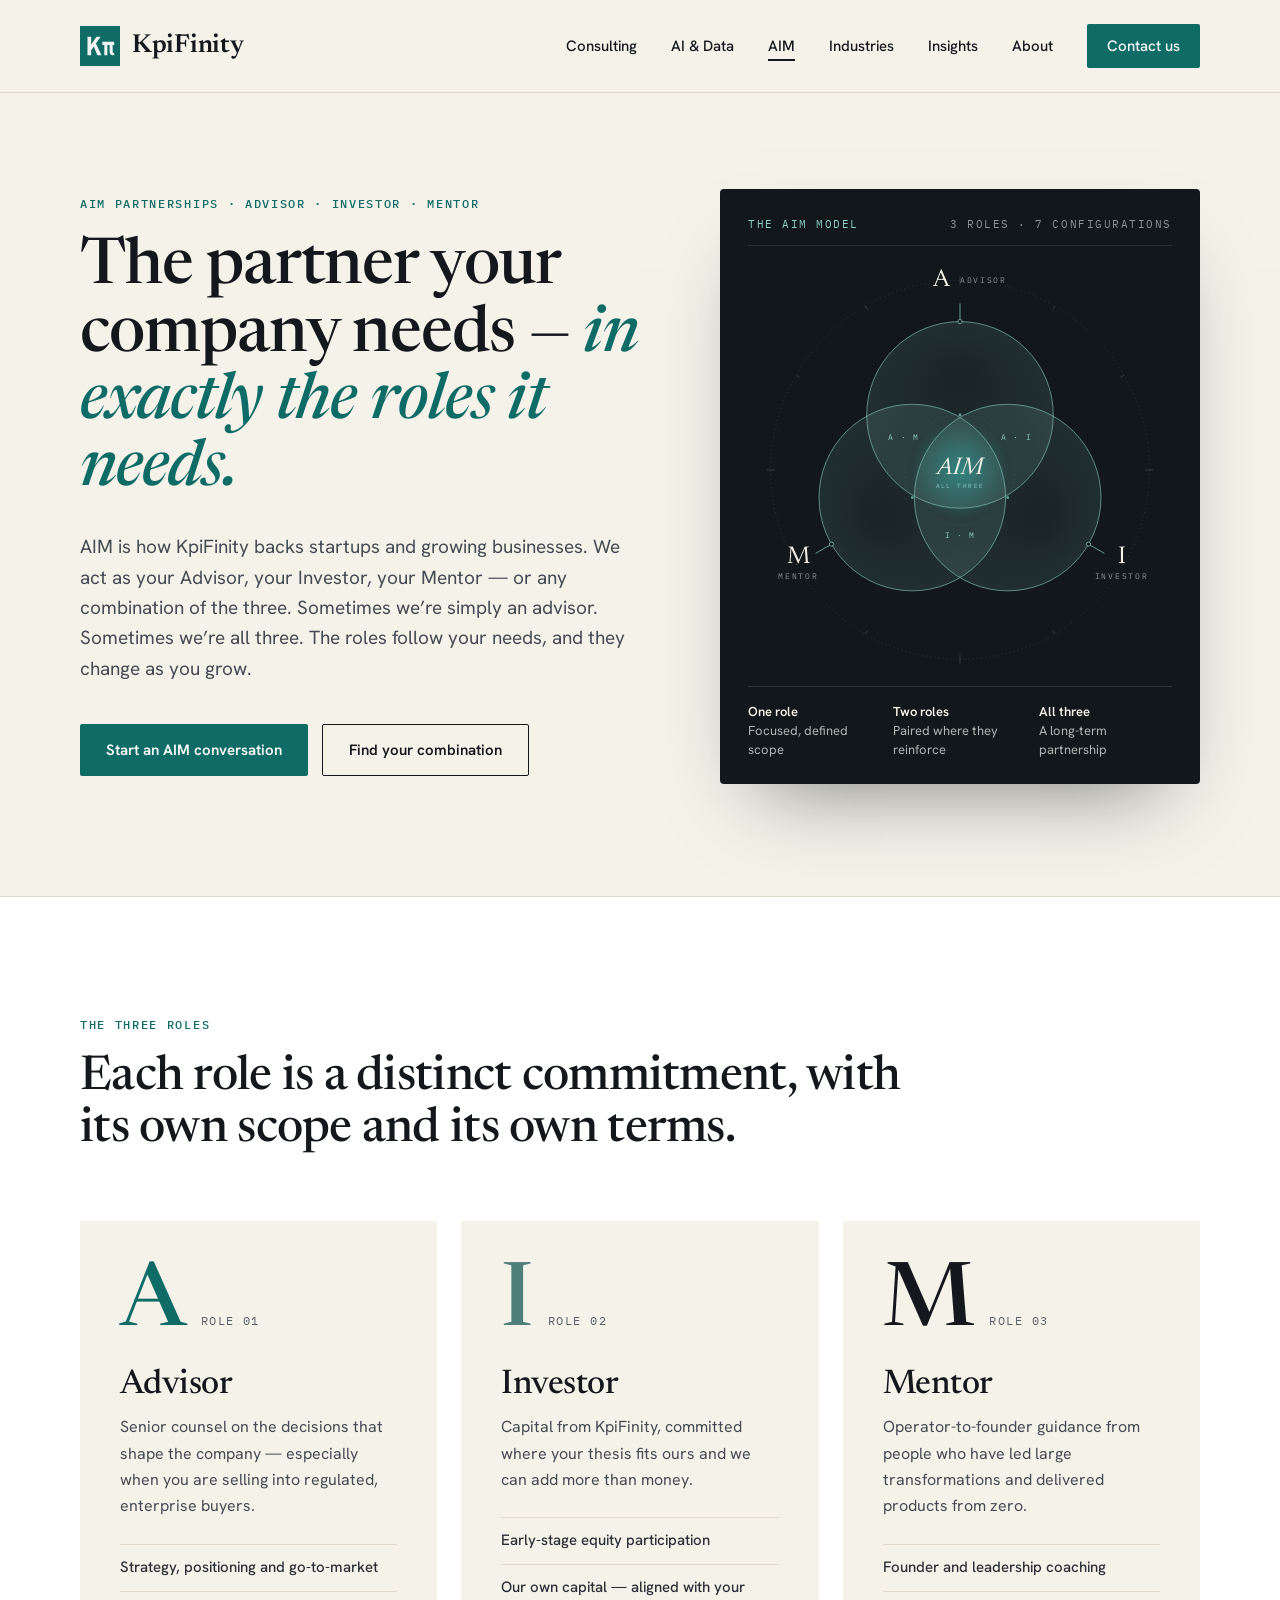
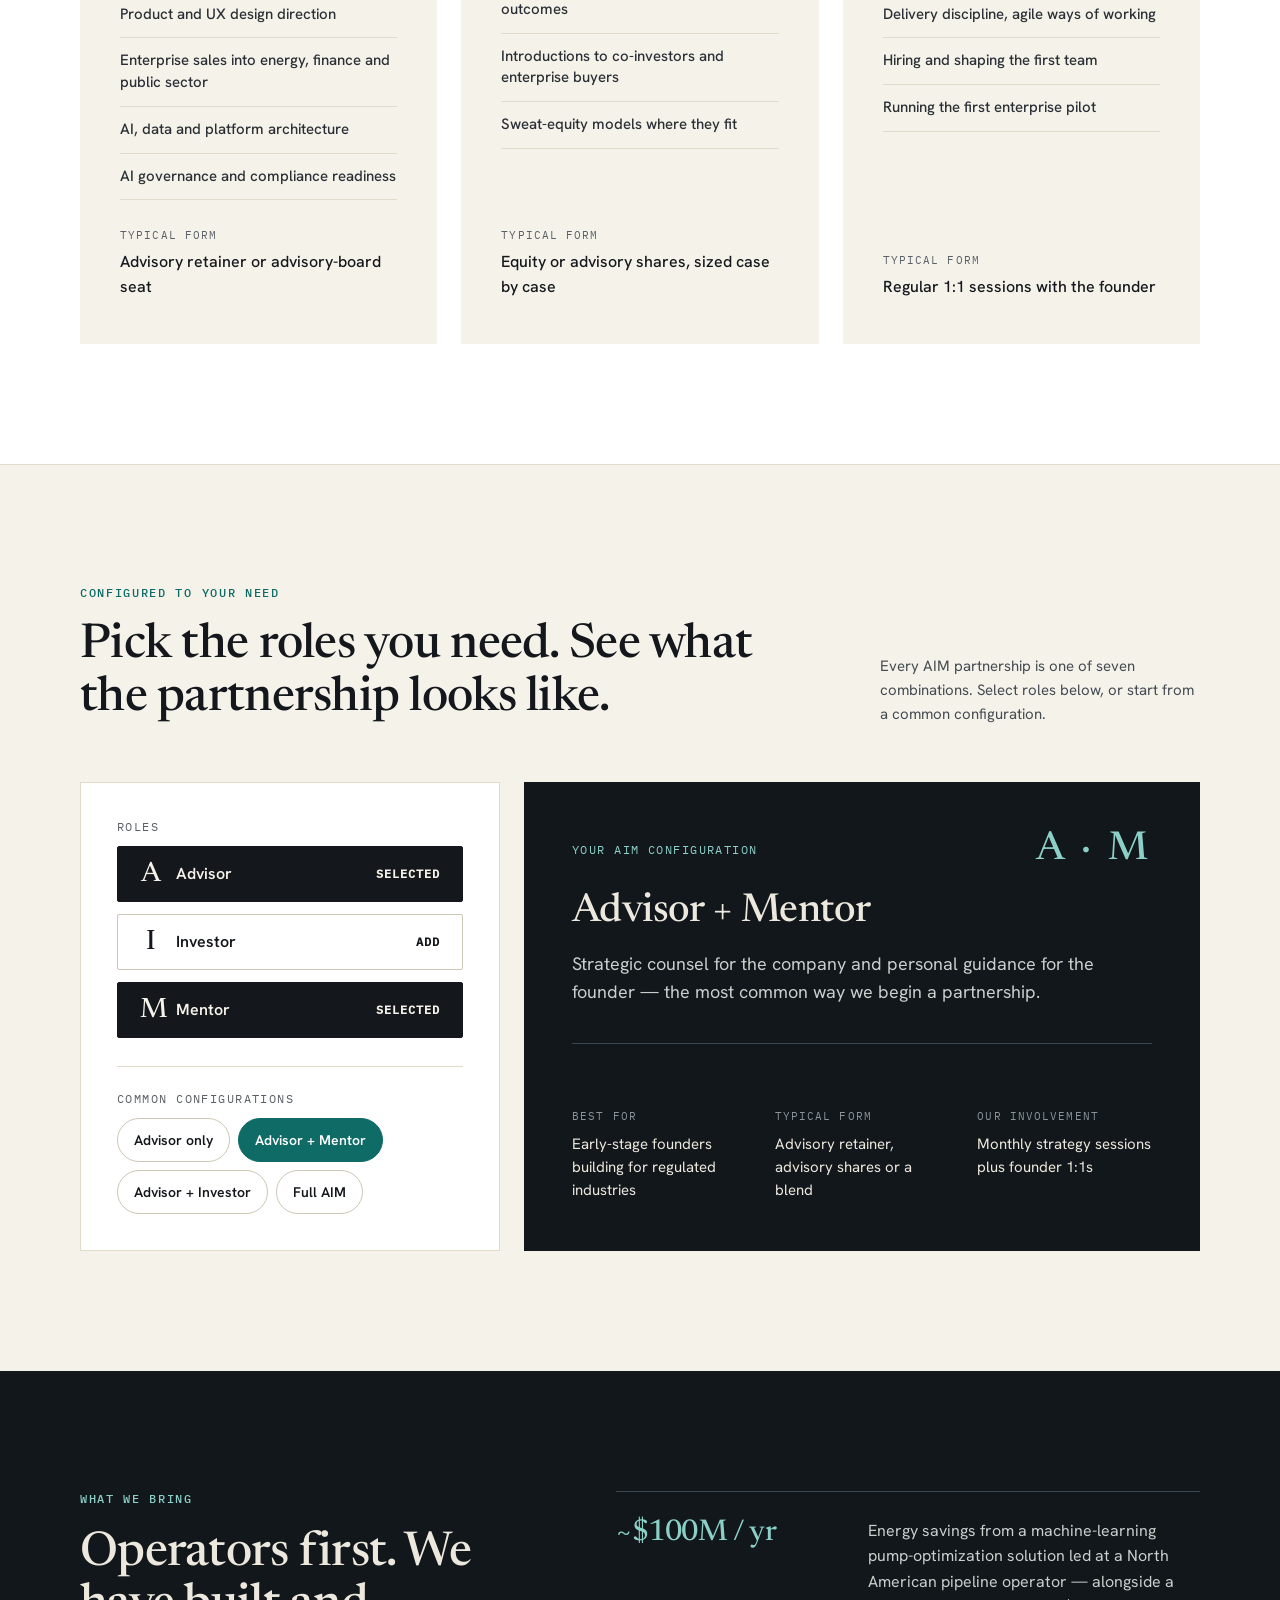
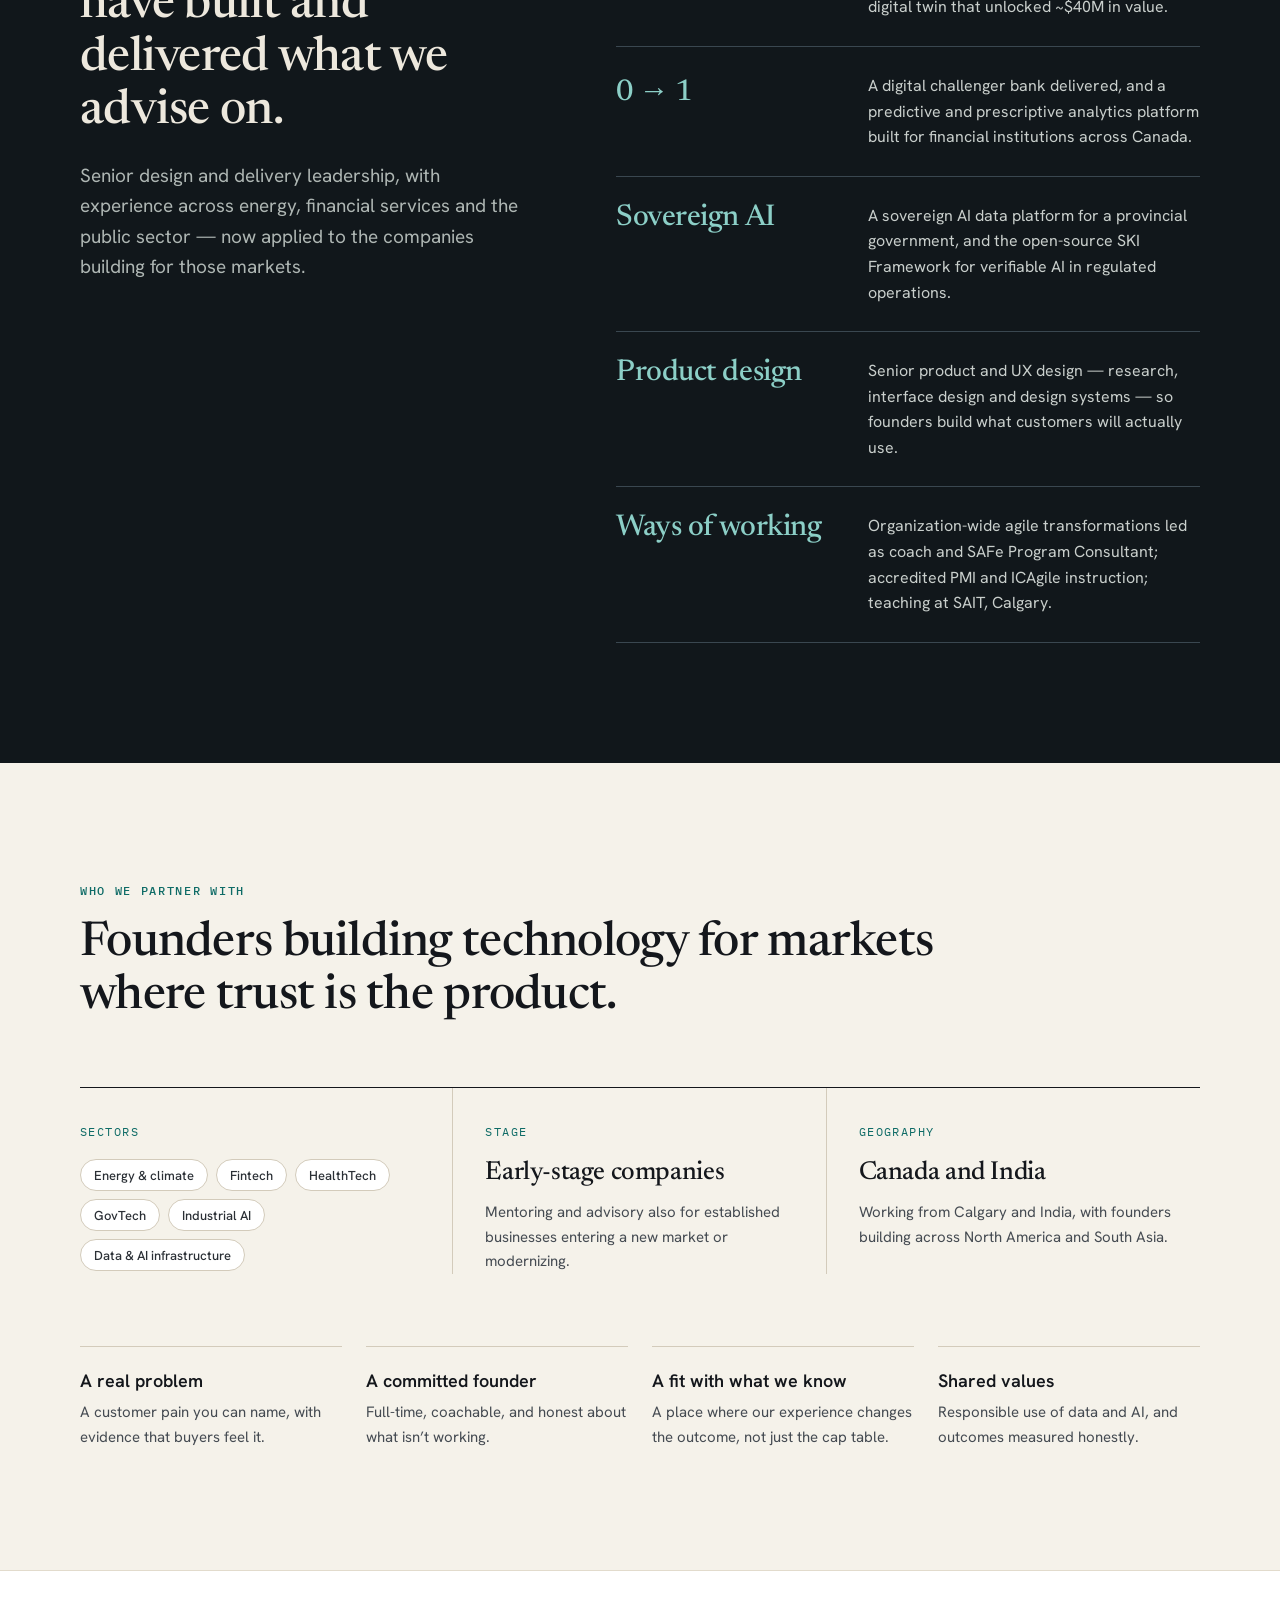
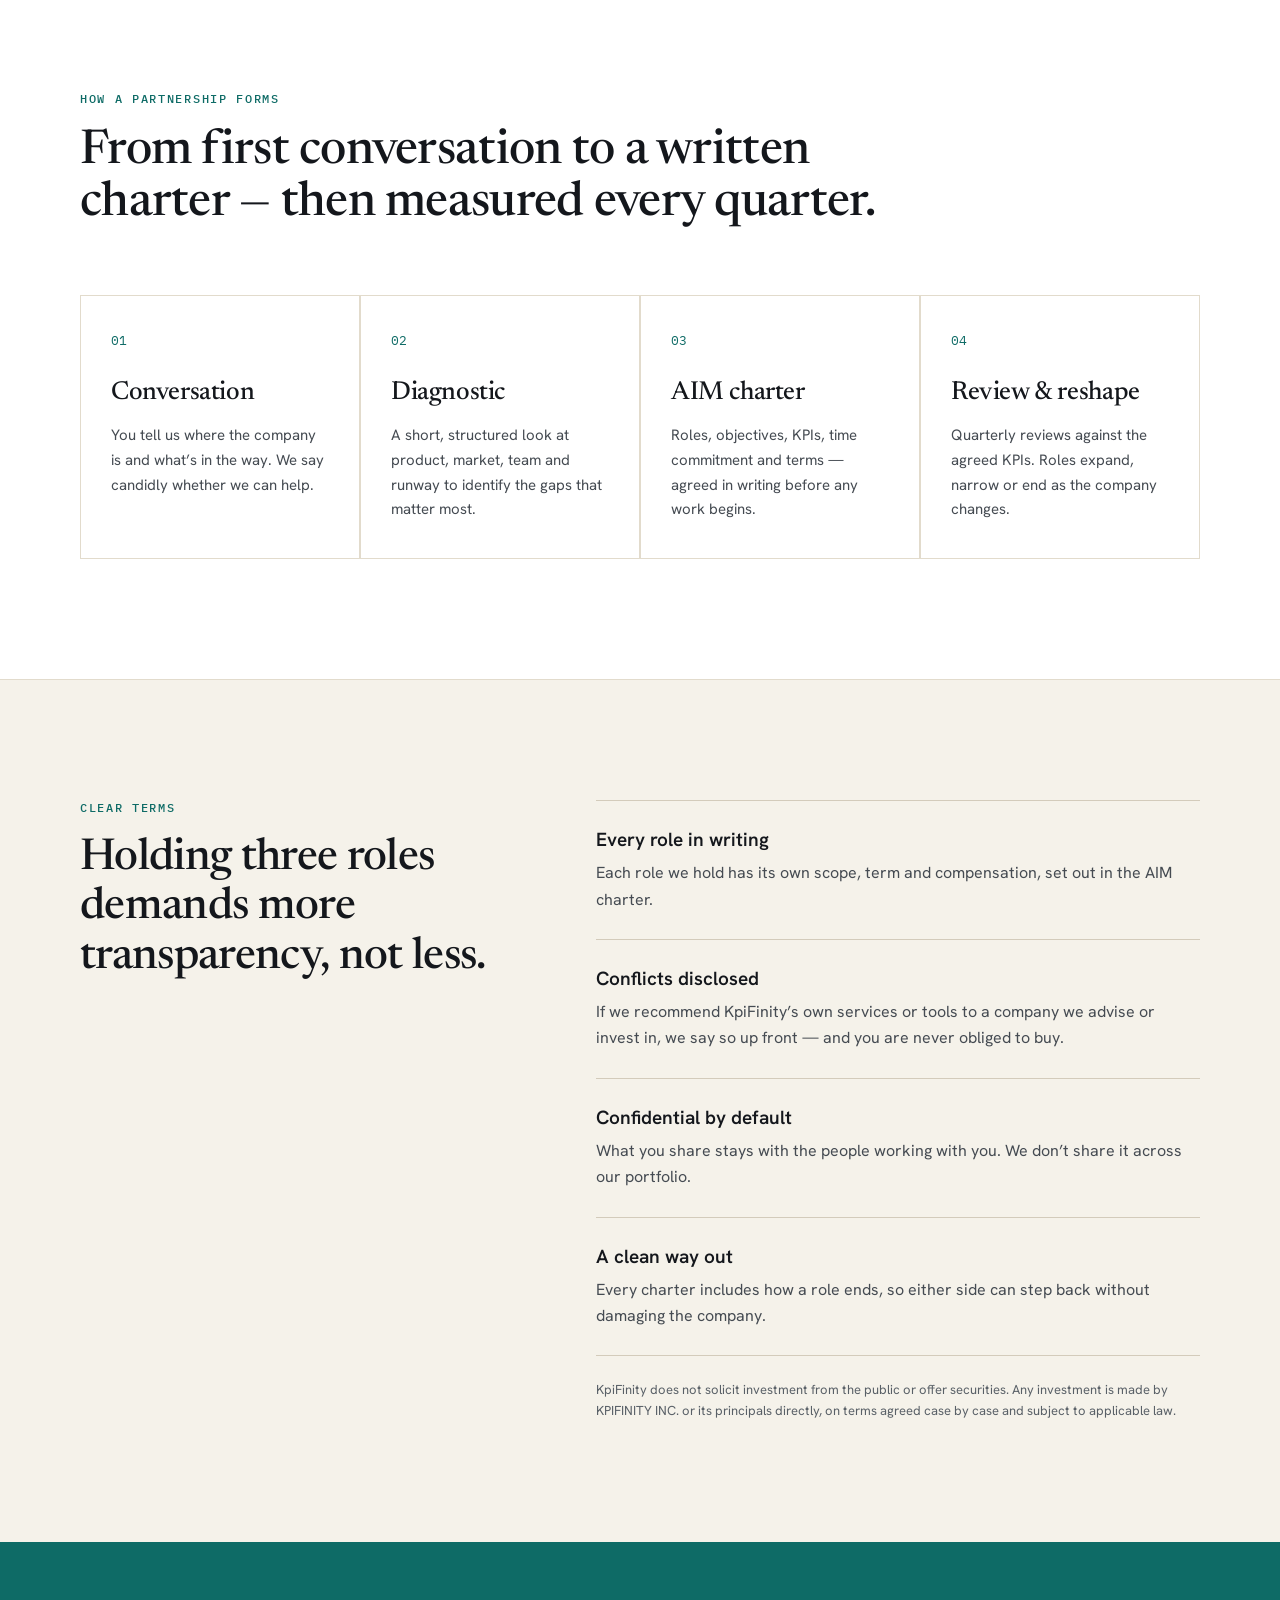
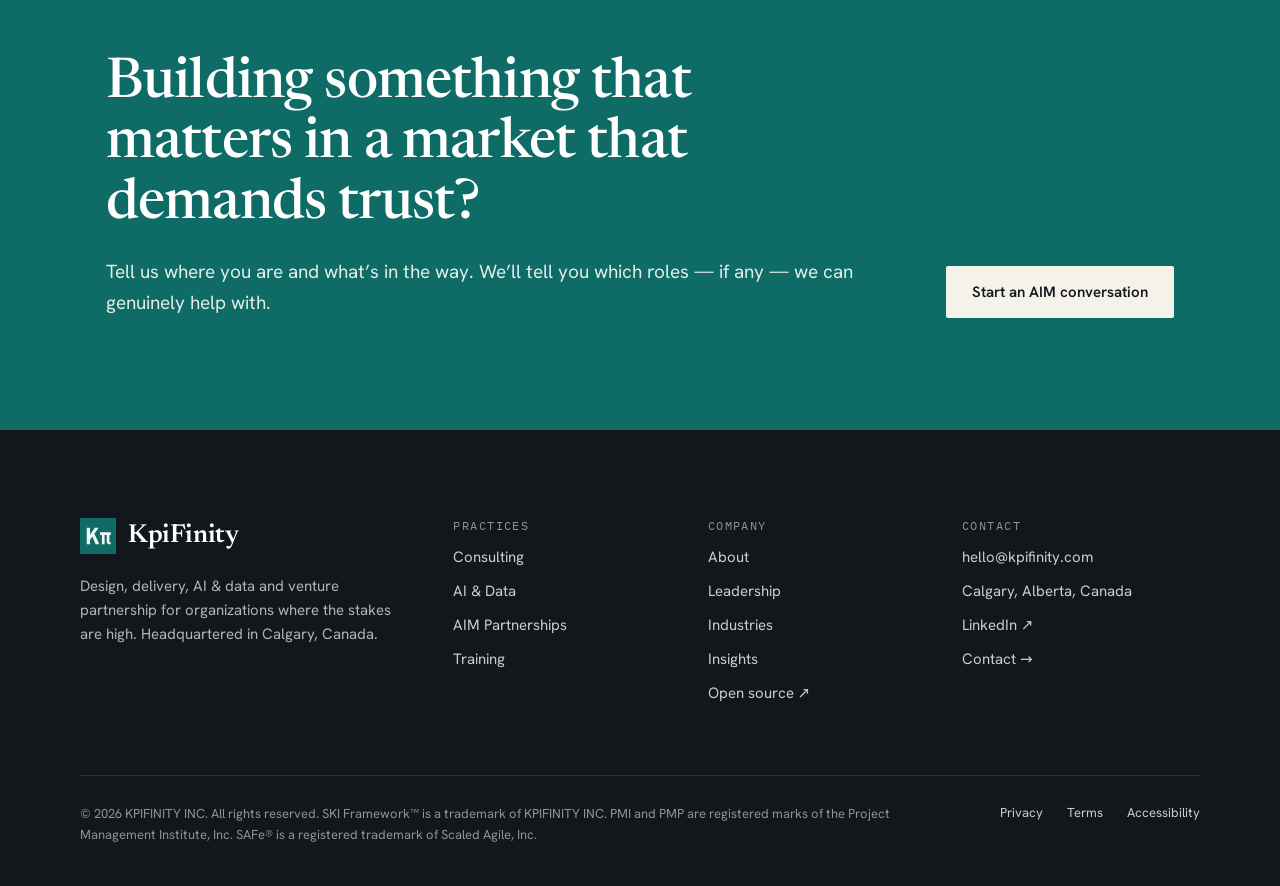
<file: aim.html>
<!doctype html>
<html lang="en-CA">
<head>
<meta charset="utf-8">
<meta name="viewport" content="width=device-width, initial-scale=1">
<title>AIM Partnerships — Advisor, Investor, Mentor · KpiFinity</title>
<meta name="description" content="AIM is how KpiFinity backs startups and growing businesses: as Advisor, Investor or Mentor — one role, two, or all three.">
<link rel="canonical" href="https://kpifinity.com/aim.html">
<meta name="theme-color" content="#11171B">
<meta property="og:type" content="website">
<meta property="og:site_name" content="KpiFinity">
<meta property="og:locale" content="en_CA">
<meta property="og:title" content="AIM Partnerships — Advisor, Investor, Mentor · KpiFinity">
<meta property="og:description" content="AIM is how KpiFinity backs startups and growing businesses: as Advisor, Investor or Mentor — one role, two, or all three.">
<meta property="og:url" content="https://kpifinity.com/aim.html">
<meta property="og:image" content="https://kpifinity.com/assets/img/og-image.png">
<meta property="og:image:width" content="1200">
<meta property="og:image:height" content="630">
<meta name="twitter:card" content="summary_large_image">
<link rel="icon" href="assets/img/favicon.svg" type="image/svg+xml">
<link rel="apple-touch-icon" href="assets/img/apple-touch-icon.png">
<link rel="preload" href="assets/fonts/newsreader.woff2" as="font" type="font/woff2" crossorigin>
<link rel="preload" href="assets/fonts/hanken-grotesk.woff2" as="font" type="font/woff2" crossorigin>
<link rel="stylesheet" href="assets/css/site.css">
<style>
.role li{padding:12px 0;border-bottom:1px solid #E2DBCC;font-size:15px;line-height:1.45;font-weight:500;color:#2A2F35}
.tog{height:56px;padding:0 22px;border-radius:2px;font-family:inherit;font-size:16px;font-weight:600;cursor:pointer;display:inline-flex;align-items:center;gap:12px}
.preset{height:44px;padding:0 16px;border-radius:999px;font-family:inherit;font-size:14px;font-weight:600;cursor:pointer}
.kv span{display:block;font-family:'IBM Plex Mono',ui-monospace,Menlo,monospace;font-size:11px;letter-spacing:0.1em;text-transform:uppercase;color:#596067}
.kv p{margin-top:8px;font-size:16px;line-height:1.55;color:#14171C;font-weight:500}
</style>
<script src="assets/js/site.js" defer></script>
<script src="assets/js/aim.js" defer></script>
</head>
<body>
<a class="skip" href="#main">Skip to content</a>
<div class="page" style="display: flex; flex-direction: column; min-height: 100vh; background: #F5F2EA">
<header class="site-header" style="border-bottom: 1px solid #DDD6C8; flex-shrink: 0">
<div class="wrap" style="height: 92px; display: flex; align-items: center; justify-content: space-between">
<a href="index.html" aria-label="KpiFinity home" style="display: flex; align-items: center; gap: 12px; color: #14171C; text-decoration: none">
<svg width="40" height="40" viewBox="0 0 48 48" aria-hidden="true" style="display: block; flex-shrink: 0"><rect width="48" height="48" fill="#0E6B66"></rect><path fill="#F4F6F5" d="M9 13h4.4v22H9z M13.4 22.2 19.8 13h5L13.4 29.2z M16 23.4l3-2.8L25.8 35h-5z M26.8 19H41v3.8H26.8z M29.2 22.8h3.6V35h-3.6z M35.6 22.8h3.6v8.4c0 .8.4 1.2 1.2 1.2H41V35h-1.6c-2.4 0-3.8-1.4-3.8-3.8z"></path></svg>
<span class="serif" style="font-size: 26px; font-weight: 600; letter-spacing: -0.01em">KpiFinity</span>
</a>
<button class="nav-toggle" type="button" aria-label="Menu" aria-expanded="false" aria-controls="site-nav"><span></span><span></span></button>
<nav class="nav" id="site-nav" aria-label="Primary" style="display: flex; align-items: center; gap: 34px">
<a href="consulting.html">Consulting</a>
<a href="ai-data.html">AI &amp; Data</a>
<a href="aim.html" aria-current="page" style="text-decoration: underline; text-underline-offset: 8px; text-decoration-thickness: 2px">AIM</a>
<a href="industries.html">Industries</a>
<a href="insights.html">Insights</a>
<a href="about.html">About</a>
<a href="contact.html" class="btn btn-primary" style="height: 44px; padding: 0 20px; background: #0E6B66; color: #FFFFFF">Contact us</a>
</nav>
</div>
</header>
<main id="main">

<section style="padding: 96px 0 112px">
<div class="wrap" style="display: grid; grid-template-columns: minmax(0, 1fr) 480px; gap: 72px; align-items: center">
<div style="display: flex; flex-direction: column">
<span class="eyebrow">AIM Partnerships · Advisor · Investor · Mentor</span>
<h1 class="serif" style="margin-top: 24px; font-size: 64px; line-height: 1.05">The partner your company needs — <em style="font-style: italic; color: #0E6B66">in exactly the roles it needs.</em></h1>
<p class="lead" style="margin-top: 28px">AIM is how KpiFinity backs startups and growing businesses. We act as your Advisor, your Investor, your Mentor — or any combination of the three. Sometimes we’re simply an advisor. Sometimes we’re all three. The roles follow your needs, and they change as you grow.</p>
<div style="margin-top: 40px; display: flex; gap: 14px">
<a href="contact.html" class="btn btn-primary" style="background: #0E6B66">Start an AIM conversation</a>
<a href="#configure" class="btn btn-ghost">Find your combination</a>
</div>
</div>
<div style="display: flex; flex-direction: column; gap: 14px">
<figure style="margin: 0; background: #11171B; color: #F5F2EA; border-radius: 4px; padding: 28px 28px 24px; box-shadow: 0 40px 80px -40px rgba(17, 23, 27, 0.55)">
<div style="display: flex; justify-content: space-between; align-items: center; padding-bottom: 14px; border-bottom: 1px solid #253038">
<span class="mono" style="font-size: 11px; letter-spacing: 0.14em; color: #8CCFC7">THE AIM MODEL</span>
<span class="mono" style="font-size: 11px; letter-spacing: 0.14em; color: #8A949A">3 ROLES · 7 CONFIGURATIONS</span>
</div>
<div style="padding: 12px 0 4px; display: flex; justify-content: center">
<svg viewBox="0 0 600 600" width="100%" role="img" aria-labelledby="aim-emblem-t" style="display: block; max-width: 560px; height: auto">
<title id="aim-emblem-t">The AIM model: three interlocking roles — Advisor, Investor and Mentor — combining in pairs and meeting at the centre as the full AIM partnership.</title>
<defs>
<radialGradient id="gA" cx="300.0" cy="222.0" r="132" fx="300.0" fy="162.0" gradientUnits="userSpaceOnUse"><stop offset="0" stop-color="#8CCFC7" stop-opacity="0.07"></stop><stop offset="1" stop-color="#8CCFC7" stop-opacity="0.13"></stop></radialGradient>
<radialGradient id="gI" cx="367.5" cy="339.0" r="132" fx="419.5" fy="369.0" gradientUnits="userSpaceOnUse"><stop offset="0" stop-color="#8CCFC7" stop-opacity="0.07"></stop><stop offset="1" stop-color="#8CCFC7" stop-opacity="0.13"></stop></radialGradient>
<radialGradient id="gM" cx="232.5" cy="339.0" r="132" fx="180.5" fy="369.0" gradientUnits="userSpaceOnUse"><stop offset="0" stop-color="#8CCFC7" stop-opacity="0.07"></stop><stop offset="1" stop-color="#8CCFC7" stop-opacity="0.13"></stop></radialGradient>
<radialGradient id="gCore" cx="300" cy="300" r="70" gradientUnits="userSpaceOnUse"><stop offset="0" stop-color="#0E6B66" stop-opacity="0.9"></stop><stop offset="1" stop-color="#0E6B66" stop-opacity="0"></stop></radialGradient>
</defs>
<circle cx="300" cy="300" r="268" fill="none" stroke="#8A949A" stroke-opacity="0.55" stroke-width="0.75" stroke-dasharray="1 5"></circle>
<circle cx="300" cy="300" r="78" fill="none" stroke="#8A949A" stroke-opacity="0.25" stroke-width="0.75" stroke-dasharray="2 4"></circle>
<line x1="562.0" y1="300.0" x2="574.0" y2="300.0" stroke="#8A949A" stroke-opacity="0.6" stroke-width="0.75"></line>
<line x1="526.9" y1="431.0" x2="532.1" y2="434.0" stroke="#8A949A" stroke-opacity="0.6" stroke-width="0.75"></line>
<line x1="431.0" y1="526.9" x2="434.0" y2="532.1" stroke="#8A949A" stroke-opacity="0.6" stroke-width="0.75"></line>
<line x1="300.0" y1="562.0" x2="300.0" y2="574.0" stroke="#8A949A" stroke-opacity="0.6" stroke-width="0.75"></line>
<line x1="169.0" y1="526.9" x2="166.0" y2="532.1" stroke="#8A949A" stroke-opacity="0.6" stroke-width="0.75"></line>
<line x1="73.1" y1="431.0" x2="67.9" y2="434.0" stroke="#8A949A" stroke-opacity="0.6" stroke-width="0.75"></line>
<line x1="38.0" y1="300.0" x2="26.0" y2="300.0" stroke="#8A949A" stroke-opacity="0.6" stroke-width="0.75"></line>
<line x1="73.1" y1="169.0" x2="67.9" y2="166.0" stroke="#8A949A" stroke-opacity="0.6" stroke-width="0.75"></line>
<line x1="169.0" y1="73.1" x2="166.0" y2="67.9" stroke="#8A949A" stroke-opacity="0.6" stroke-width="0.75"></line>
<line x1="300.0" y1="38.0" x2="300.0" y2="26.0" stroke="#8A949A" stroke-opacity="0.6" stroke-width="0.75"></line>
<line x1="431.0" y1="73.1" x2="434.0" y2="67.9" stroke="#8A949A" stroke-opacity="0.6" stroke-width="0.75"></line>
<line x1="526.9" y1="169.0" x2="532.1" y2="166.0" stroke="#8A949A" stroke-opacity="0.6" stroke-width="0.75"></line>
<circle cx="300" cy="300" r="70" fill="url(#gCore)"></circle>
<circle cx="300.0" cy="222.0" r="132" fill="url(#gA)" stroke="#8CCFC7" stroke-opacity="0.85" stroke-width="1"></circle>
<circle cx="367.5" cy="339.0" r="132" fill="url(#gI)" stroke="#8CCFC7" stroke-opacity="0.85" stroke-width="1"></circle>
<circle cx="232.5" cy="339.0" r="132" fill="url(#gM)" stroke="#8CCFC7" stroke-opacity="0.85" stroke-width="1"></circle>
<circle cx="300.0" cy="222.0" r="2" fill="#8CCFC7" fill-opacity="0.7"></circle>
<line x1="300.0" y1="90.0" x2="300.0" y2="64.0" stroke="#8CCFC7" stroke-width="1"></line>
<circle cx="300.0" cy="90.0" r="3" fill="#11171B" stroke="#8CCFC7" stroke-width="1"></circle>
<text x="300.0" y="40.0" font-family="Newsreader, Georgia, serif" font-size="34" fill="#F5F2EA" text-anchor="end" dx="-14">A</text>
<text x="300.0" y="35.0" font-family="IBM Plex Mono, monospace" font-size="11" letter-spacing="2.4" fill="#8A949A" text-anchor="start" dx="0">ADVISOR</text>
<circle cx="367.5" cy="339.0" r="2" fill="#8CCFC7" fill-opacity="0.7"></circle>
<line x1="481.9" y1="405.0" x2="504.4" y2="418.0" stroke="#8CCFC7" stroke-width="1"></line>
<circle cx="481.9" cy="405.0" r="3" fill="#11171B" stroke="#8CCFC7" stroke-width="1"></circle>
<text x="528.6" y="432.0" font-family="Newsreader, Georgia, serif" font-size="34" fill="#F5F2EA" text-anchor="middle">I</text>
<text x="528.6" y="454.0" font-family="IBM Plex Mono, monospace" font-size="11" letter-spacing="2.4" fill="#8A949A" text-anchor="middle">INVESTOR</text>
<circle cx="232.5" cy="339.0" r="2" fill="#8CCFC7" fill-opacity="0.7"></circle>
<line x1="118.1" y1="405.0" x2="95.6" y2="418.0" stroke="#8CCFC7" stroke-width="1"></line>
<circle cx="118.1" cy="405.0" r="3" fill="#11171B" stroke="#8CCFC7" stroke-width="1"></circle>
<text x="71.4" y="432.0" font-family="Newsreader, Georgia, serif" font-size="34" fill="#F5F2EA" text-anchor="middle">M</text>
<text x="71.4" y="454.0" font-family="IBM Plex Mono, monospace" font-size="11" letter-spacing="2.4" fill="#8A949A" text-anchor="middle">MENTOR</text>
<text x="379.7" y="258.0" font-family="IBM Plex Mono, monospace" font-size="11" letter-spacing="1.6" fill="#8CCFC7" text-anchor="middle">A · I</text>
<text x="300.0" y="396.0" font-family="IBM Plex Mono, monospace" font-size="11" letter-spacing="1.6" fill="#8CCFC7" text-anchor="middle">I · M</text>
<text x="220.3" y="258.0" font-family="IBM Plex Mono, monospace" font-size="11" letter-spacing="1.6" fill="#8CCFC7" text-anchor="middle">A · M</text>
<text x="300" y="306" font-family="Newsreader, Georgia, serif" font-style="italic" font-size="34" fill="#F5F2EA" text-anchor="middle">AIM</text>
<text x="300" y="326" font-family="IBM Plex Mono, monospace" font-size="9" letter-spacing="2" fill="#8CCFC7" text-anchor="middle">ALL THREE</text>
</svg>
</div>
<figcaption style="display: grid; grid-template-columns: repeat(3, minmax(0, 1fr)); gap: 12px; padding-top: 16px; border-top: 1px solid #253038">
<span style="font-size: 13px; line-height: 1.45; color: #AEB6B3"><strong style="display: block; color: #F5F2EA; font-weight: 600">One role</strong>Focused, defined scope</span>
<span style="font-size: 13px; line-height: 1.45; color: #AEB6B3"><strong style="display: block; color: #F5F2EA; font-weight: 600">Two roles</strong>Paired where they reinforce</span>
<span style="font-size: 13px; line-height: 1.45; color: #AEB6B3"><strong style="display: block; color: #F5F2EA; font-weight: 600">All three</strong>A long-term partnership</span>
</figcaption>
</figure>
</div>
</div>
</section>

<section style="padding: 120px 0; background: #FFFFFF; border-top: 1px solid #E2DBCC; border-bottom: 1px solid #E2DBCC">
<div class="wrap">
<div style="display: flex; flex-direction: column; gap: 20px; width: 100%; max-width: 860px">
<span class="eyebrow">The three roles</span>
<h2 class="serif" style="font-size: 48px; line-height: 1.1">Each role is a distinct commitment, with its own scope and its own terms.</h2>
</div>
<div style="margin-top: 64px; display: grid; grid-template-columns: repeat(3, minmax(0, 1fr)); gap: 24px">
<div style="padding: 44px 40px; background: #F5F2EA; display: flex; flex-direction: column">
<div style="display: flex; align-items: baseline; gap: 16px"><span class="serif" style="font-size: 88px; line-height: 0.9; color: #0E6B66">A</span><span class="mono" style="font-size: 12px; letter-spacing: 0.12em; color: #596067">ROLE 01</span></div>
<h3 class="serif" style="margin-top: 24px; font-size: 34px">Advisor</h3>
<p class="body" style="margin-top: 12px">Senior counsel on the decisions that shape the company — especially when you are selling into regulated, enterprise buyers.</p>
<ul class="role" style="margin-top: 24px; border-top: 1px solid #E2DBCC">
<li>Strategy, positioning and go-to-market</li>
<li>Product and UX design direction</li>
<li>Enterprise sales into energy, finance and public sector</li>
<li>AI, data and platform architecture</li>
<li>AI governance and compliance readiness</li>
</ul>
<div class="kv" style="margin-top: auto; padding-top: 28px"><span>Typical form</span><p>Advisory retainer or advisory-board seat</p></div>
</div>
<div style="padding: 44px 40px; background: #F5F2EA; display: flex; flex-direction: column">
<div style="display: flex; align-items: baseline; gap: 16px"><span class="serif" style="font-size: 88px; line-height: 0.9; color: #4F7F7A">I</span><span class="mono" style="font-size: 12px; letter-spacing: 0.12em; color: #596067">ROLE 02</span></div>
<h3 class="serif" style="margin-top: 24px; font-size: 34px">Investor</h3>
<p class="body" style="margin-top: 12px">Capital from KpiFinity, committed where your thesis fits ours and we can add more than money.</p>
<ul class="role" style="margin-top: 24px; border-top: 1px solid #E2DBCC">
<li>Early-stage equity participation</li>
<li>Our own capital — aligned with your outcomes</li>
<li>Introductions to co-investors and enterprise buyers</li>
<li>Sweat-equity models where they fit</li>
</ul>
<div class="kv" style="margin-top: auto; padding-top: 28px"><span>Typical form</span><p>Equity or advisory shares, sized case by case</p></div>
</div>
<div style="padding: 44px 40px; background: #F5F2EA; display: flex; flex-direction: column">
<div style="display: flex; align-items: baseline; gap: 16px"><span class="serif" style="font-size: 88px; line-height: 0.9; color: #14171C">M</span><span class="mono" style="font-size: 12px; letter-spacing: 0.12em; color: #596067">ROLE 03</span></div>
<h3 class="serif" style="margin-top: 24px; font-size: 34px">Mentor</h3>
<p class="body" style="margin-top: 12px">Operator-to-founder guidance from people who have led large transformations and delivered products from zero.</p>
<ul class="role" style="margin-top: 24px; border-top: 1px solid #E2DBCC">
<li>Founder and leadership coaching</li>
<li>Delivery discipline, agile ways of working</li>
<li>Hiring and shaping the first team</li>
<li>Running the first enterprise pilot</li>
</ul>
<div class="kv" style="margin-top: auto; padding-top: 28px"><span>Typical form</span><p>Regular 1:1 sessions with the founder</p></div>
</div>
</div>
</div>
</section>

<section id="configure" style="padding: 120px 0">
<div class="wrap">
<div style="display: flex; justify-content: space-between; align-items: flex-end; gap: 64px">
<div style="display: flex; flex-direction: column; gap: 20px; width: 100%; max-width: 780px">
<span class="eyebrow">Configured to your need</span>
<h2 class="serif" style="font-size: 48px; line-height: 1.1">Pick the roles you need. See what the partnership looks like.</h2>
</div>
<p style="width: 100%; max-width: 320px; font-size: 15px; line-height: 1.6; color: #454B52">Every AIM partnership is one of seven combinations. Select roles below, or start from a common configuration.</p>
</div>

<div id="aim-config" style="margin-top: 56px; display: grid; grid-template-columns: 420px minmax(0, 1fr); gap: 24px; align-items: stretch">
<div class="card" style="padding: 36px; display: flex; flex-direction: column; gap: 28px">
<div style="display: flex; flex-direction: column; gap: 12px" role="group" aria-label="Roles">
<span class="mono" style="font-size: 12px; letter-spacing: 0.12em; color: #596067">ROLES</span>
<button type="button" class="tog" data-role="A" aria-pressed="false" style="justify-content: space-between"><span style="display: inline-flex; align-items: center; gap: 14px"><span class="serif" style="font-size: 28px; font-weight: 500; width: 22px">A</span>Advisor</span><span class="mono state" style="font-size: 12px; letter-spacing: 0.08em">ADD</span></button>
<button type="button" class="tog" data-role="I" aria-pressed="false" style="justify-content: space-between"><span style="display: inline-flex; align-items: center; gap: 14px"><span class="serif" style="font-size: 28px; font-weight: 500; width: 22px">I</span>Investor</span><span class="mono state" style="font-size: 12px; letter-spacing: 0.08em">ADD</span></button>
<button type="button" class="tog" data-role="M" aria-pressed="false" style="justify-content: space-between"><span style="display: inline-flex; align-items: center; gap: 14px"><span class="serif" style="font-size: 28px; font-weight: 500; width: 22px">M</span>Mentor</span><span class="mono state" style="font-size: 12px; letter-spacing: 0.08em">ADD</span></button>
</div>
<div style="display: flex; flex-direction: column; gap: 12px; padding-top: 24px; border-top: 1px solid #E2DBCC">
<span class="mono" style="font-size: 12px; letter-spacing: 0.12em; color: #596067">COMMON CONFIGURATIONS</span>
<div style="display: flex; flex-wrap: wrap; gap: 8px">
<button type="button" class="preset" data-preset="A">Advisor only</button>
<button type="button" class="preset" data-preset="AM">Advisor + Mentor</button>
<button type="button" class="preset" data-preset="AI">Advisor + Investor</button>
<button type="button" class="preset" data-preset="AIM">Full AIM</button>
</div>
</div>
</div>

<div style="background: #11171B; color: #EDE8DD; padding: 48px; display: flex; flex-direction: column" id="aim-result" aria-live="polite">
<div style="display: flex; align-items: center; justify-content: space-between">
<span class="mono" style="font-size: 12px; letter-spacing: 0.12em; color: #8CCFC7">YOUR AIM CONFIGURATION</span>
<span class="serif" style="font-size: 40px; letter-spacing: 0.1em; color: #8CCFC7"><span data-out="code"></span></span>
</div>
<h3 class="serif" style="margin-top: 20px; font-size: 40px; line-height: 1.1"><span data-out="title"></span></h3>
<p style="margin-top: 16px; font-size: 18px; line-height: 1.6; color: #C9CFCC"><span data-out="desc"></span></p>
<div style="margin-top: auto; padding-top: 36px; display: grid; grid-template-columns: repeat(3, minmax(0, 1fr)); gap: 28px; border-top: 1px solid #3A4750">
<div style="padding-top: 24px"><span class="mono" style="font-size: 11px; letter-spacing: 0.1em; color: #8A949A">BEST FOR</span><p style="margin-top: 8px; font-size: 15px; line-height: 1.55; color: #EDE8DD"><span data-out="fit"></span></p></div>
<div style="padding-top: 24px"><span class="mono" style="font-size: 11px; letter-spacing: 0.1em; color: #8A949A">TYPICAL FORM</span><p style="margin-top: 8px; font-size: 15px; line-height: 1.55; color: #EDE8DD"><span data-out="form"></span></p></div>
<div style="padding-top: 24px"><span class="mono" style="font-size: 11px; letter-spacing: 0.1em; color: #8A949A">OUR INVOLVEMENT</span><p style="margin-top: 8px; font-size: 15px; line-height: 1.55; color: #EDE8DD"><span data-out="time"></span></p></div>
</div>
</div>
</div>
</div>
</section>

<section class="dark" style="padding: 120px 0; background: #11171B; color: #EDE8DD">
<div class="wrap">
<div style="display: grid; grid-template-columns: 440px minmax(0, 1fr); gap: 96px">
<div style="display: flex; flex-direction: column; gap: 22px">
<span class="eyebrow">What we bring</span>
<h2 class="serif" style="font-size: 48px; line-height: 1.1">Operators first. We have built and delivered what we advise on.</h2>
<p class="lead">Senior design and delivery leadership, with experience across energy, financial services and the public sector — now applied to the companies building for those markets.</p>
</div>
<div style="border-top: 1px solid #3A4750">
<div style="display: grid; grid-template-columns: 220px minmax(0, 1fr); gap: 32px; padding: 26px 0; border-bottom: 1px solid #3A4750"><span class="serif" style="font-size: 30px; color: #8CCFC7">~$100M / yr</span><p style="font-size: 16px; line-height: 1.6; color: #C9CFCC">Energy savings from a machine-learning pump-optimization solution led at a North American pipeline operator — alongside a digital twin that unlocked ~$40M in value.</p></div>
<div style="display: grid; grid-template-columns: 220px minmax(0, 1fr); gap: 32px; padding: 26px 0; border-bottom: 1px solid #3A4750"><span class="serif" style="font-size: 30px; color: #8CCFC7">0 → 1</span><p style="font-size: 16px; line-height: 1.6; color: #C9CFCC">A digital challenger bank delivered, and a predictive and prescriptive analytics platform built for financial institutions across Canada.</p></div>
<div style="display: grid; grid-template-columns: 220px minmax(0, 1fr); gap: 32px; padding: 26px 0; border-bottom: 1px solid #3A4750"><span class="serif" style="font-size: 30px; color: #8CCFC7">Sovereign AI</span><p style="font-size: 16px; line-height: 1.6; color: #C9CFCC">A sovereign AI data platform for a provincial government, and the open-source SKI Framework for verifiable AI in regulated operations.</p></div>
<div style="display: grid; grid-template-columns: 220px minmax(0, 1fr); gap: 32px; padding: 26px 0; border-bottom: 1px solid #3A4750"><span class="serif" style="font-size: 30px; color: #8CCFC7">Product design</span><p style="font-size: 16px; line-height: 1.6; color: #C9CFCC">Senior product and UX design — research, interface design and design systems — so founders build what customers will actually use.</p></div>
<div style="display: grid; grid-template-columns: 220px minmax(0, 1fr); gap: 32px; padding: 26px 0; border-bottom: 1px solid #3A4750"><span class="serif" style="font-size: 30px; color: #8CCFC7">Ways of working</span><p style="font-size: 16px; line-height: 1.6; color: #C9CFCC">Organization-wide agile transformations led as coach and SAFe Program Consultant; accredited PMI and ICAgile instruction; teaching at SAIT, Calgary.</p></div>
</div>
</div>
</div>
</section>

<section style="padding: 120px 0">
<div class="wrap">
<div style="display: flex; flex-direction: column; gap: 20px; width: 100%; max-width: 860px">
<span class="eyebrow">Who we partner with</span>
<h2 class="serif" style="font-size: 48px; line-height: 1.1">Founders building technology for markets where trust is the product.</h2>
</div>
<div style="margin-top: 64px; display: grid; grid-template-columns: repeat(3, minmax(0, 1fr)); border-top: 1px solid #14171C">
<div style="padding: 32px 32px 0 0; border-right: 1px solid #D3CBBB">
<span class="mono" style="font-size: 12px; letter-spacing: 0.12em; color: #0E6B66">SECTORS</span>
<div style="margin-top: 18px; display: flex; flex-wrap: wrap; gap: 8px"><span class="chip">Energy &amp; climate</span><span class="chip">Fintech</span><span class="chip">HealthTech</span><span class="chip">GovTech</span><span class="chip">Industrial AI</span><span class="chip">Data &amp; AI infrastructure</span></div>
</div>
<div style="padding: 32px 32px 0; border-right: 1px solid #D3CBBB">
<span class="mono" style="font-size: 12px; letter-spacing: 0.12em; color: #0E6B66">STAGE</span>
<p class="serif" style="margin-top: 16px; font-size: 26px; line-height: 1.25">Early-stage companies</p>
<p class="body" style="margin-top: 10px; font-size: 15px">Mentoring and advisory also for established businesses entering a new market or modernizing.</p>
</div>
<div style="padding: 32px 0 0 32px">
<span class="mono" style="font-size: 12px; letter-spacing: 0.12em; color: #0E6B66">GEOGRAPHY</span>
<p class="serif" style="margin-top: 16px; font-size: 26px; line-height: 1.25">Canada and India</p>
<p class="body" style="margin-top: 10px; font-size: 15px">Working from Calgary and India, with founders building across North America and South Asia.</p>
</div>
</div>
<div style="margin-top: 72px; display: grid; grid-template-columns: repeat(4, minmax(0, 1fr)); gap: 24px">
<div style="border-top: 1px solid #D3CBBB; padding-top: 22px"><h3 style="font-size: 18px; font-weight: 600">A real problem</h3><p class="body" style="margin-top: 8px; font-size: 15px">A customer pain you can name, with evidence that buyers feel it.</p></div>
<div style="border-top: 1px solid #D3CBBB; padding-top: 22px"><h3 style="font-size: 18px; font-weight: 600">A committed founder</h3><p class="body" style="margin-top: 8px; font-size: 15px">Full-time, coachable, and honest about what isn’t working.</p></div>
<div style="border-top: 1px solid #D3CBBB; padding-top: 22px"><h3 style="font-size: 18px; font-weight: 600">A fit with what we know</h3><p class="body" style="margin-top: 8px; font-size: 15px">A place where our experience changes the outcome, not just the cap table.</p></div>
<div style="border-top: 1px solid #D3CBBB; padding-top: 22px"><h3 style="font-size: 18px; font-weight: 600">Shared values</h3><p class="body" style="margin-top: 8px; font-size: 15px">Responsible use of data and AI, and outcomes measured honestly.</p></div>
</div>
</div>
</section>

<section style="padding: 120px 0; background: #FFFFFF; border-top: 1px solid #E2DBCC; border-bottom: 1px solid #E2DBCC">
<div class="wrap">
<div style="display: flex; flex-direction: column; gap: 20px; width: 100%; max-width: 860px">
<span class="eyebrow">How a partnership forms</span>
<h2 class="serif" style="font-size: 48px; line-height: 1.1">From first conversation to a written charter — then measured every quarter.</h2>
</div>
<div style="margin-top: 64px; display: grid; grid-template-columns: repeat(4, minmax(0, 1fr)); gap: 2px; background: #E2DBCC; border: 1px solid #E2DBCC">
<div style="background: #FFFFFF; padding: 36px 30px; display: flex; flex-direction: column; gap: 14px"><span class="mono" style="font-size: 13px; color: #0E6B66">01</span><h3 class="serif" style="margin-top: 16px; font-size: 26px; line-height: 1.15">Conversation</h3><p class="body" style="font-size: 15px">You tell us where the company is and what’s in the way. We say candidly whether we can help.</p></div>
<div style="background: #FFFFFF; padding: 36px 30px; display: flex; flex-direction: column; gap: 14px"><span class="mono" style="font-size: 13px; color: #0E6B66">02</span><h3 class="serif" style="margin-top: 16px; font-size: 26px; line-height: 1.15">Diagnostic</h3><p class="body" style="font-size: 15px">A short, structured look at product, market, team and runway to identify the gaps that matter most.</p></div>
<div style="background: #FFFFFF; padding: 36px 30px; display: flex; flex-direction: column; gap: 14px"><span class="mono" style="font-size: 13px; color: #0E6B66">03</span><h3 class="serif" style="margin-top: 16px; font-size: 26px; line-height: 1.15">AIM charter</h3><p class="body" style="font-size: 15px">Roles, objectives, KPIs, time commitment and terms — agreed in writing before any work begins.</p></div>
<div style="background: #FFFFFF; padding: 36px 30px; display: flex; flex-direction: column; gap: 14px"><span class="mono" style="font-size: 13px; color: #0E6B66">04</span><h3 class="serif" style="margin-top: 16px; font-size: 26px; line-height: 1.15">Review &amp; reshape</h3><p class="body" style="font-size: 15px">Quarterly reviews against the agreed KPIs. Roles expand, narrow or end as the company changes.</p></div>
</div>
</div>
</section>

<section style="padding: 120px 0">
<div class="wrap" style="display: grid; grid-template-columns: 420px minmax(0, 1fr); gap: 96px">
<div style="display: flex; flex-direction: column; gap: 20px">
<span class="eyebrow">Clear terms</span>
<h2 class="serif" style="font-size: 44px; line-height: 1.12">Holding three roles demands more transparency, not less.</h2>
</div>
<div>
<div style="padding: 26px 0; border-top: 1px solid #D3CBBB"><h3 style="font-size: 19px; font-weight: 600">Every role in writing</h3><p class="body" style="margin-top: 8px">Each role we hold has its own scope, term and compensation, set out in the AIM charter.</p></div>
<div style="padding: 26px 0; border-top: 1px solid #D3CBBB"><h3 style="font-size: 19px; font-weight: 600">Conflicts disclosed</h3><p class="body" style="margin-top: 8px">If we recommend KpiFinity’s own services or tools to a company we advise or invest in, we say so up front — and you are never obliged to buy.</p></div>
<div style="padding: 26px 0; border-top: 1px solid #D3CBBB"><h3 style="font-size: 19px; font-weight: 600">Confidential by default</h3><p class="body" style="margin-top: 8px">What you share stays with the people working with you. We don’t share it across our portfolio.</p></div>
<div style="padding: 26px 0; border-top: 1px solid #D3CBBB; border-bottom: 1px solid #D3CBBB"><h3 style="font-size: 19px; font-weight: 600">A clean way out</h3><p class="body" style="margin-top: 8px">Every charter includes how a role ends, so either side can step back without damaging the company.</p></div>
<p style="margin-top: 24px; font-size: 13px; line-height: 1.6; color: #596067">KpiFinity does not solicit investment from the public or offer securities. Any investment is made by KPIFINITY INC. or its principals directly, on terms agreed case by case and subject to applicable law.</p>
</div>
</div>
</section>



<section class="dark" style="flex-grow: 1; display: flex; align-items: center; padding: 112px 0; background: #0E6B66; color: #FFFFFF">
<div class="wrap" style="display: flex; justify-content: space-between; align-items: flex-end; gap: 80px">
<div style="display: flex; flex-direction: column; gap: 22px; width: 100%; max-width: 760px">
<h2 class="serif" style="font-size: 56px; line-height: 1.08">Building something that matters in a market that demands trust?</h2>
<p style="font-size: 19px; line-height: 1.6; color: #E4ECE8">Tell us where you are and what’s in the way. We’ll tell you which roles — if any — we can genuinely help with.</p>
</div>
<div style="display: flex; gap: 14px; flex-shrink: 0">
<a href="contact.html" class="btn btn-light">Start an AIM conversation</a>
</div>
</div>
</section>

</main>
<footer class="footer" style="background: #11171B; color: #C9CFCC; padding: 88px 0 40px; flex-shrink: 0">
<div class="wrap">
<div style="display: grid; grid-template-columns: 1.6fr 1fr 1fr 1.2fr; gap: 56px">
<div style="display: flex; flex-direction: column; gap: 20px">
<span style="display: flex; align-items: center; gap: 12px"><svg width="36" height="36" viewBox="0 0 48 48" aria-hidden="true" style="display: block; flex-shrink: 0"><rect width="48" height="48" fill="#0E6B66"></rect><path fill="#F4F6F5" d="M9 13h4.4v22H9z M13.4 22.2 19.8 13h5L13.4 29.2z M16 23.4l3-2.8L25.8 35h-5z M26.8 19H41v3.8H26.8z M29.2 22.8h3.6V35h-3.6z M35.6 22.8h3.6v8.4c0 .8.4 1.2 1.2 1.2H41V35h-1.6c-2.4 0-3.8-1.4-3.8-3.8z"></path></svg><span class="serif" style="font-size: 26px; font-weight: 600; color: #FFFFFF">KpiFinity</span></span>
<p style="font-size: 15px; line-height: 1.6; color: #AEB6B3; width: 100%; max-width: 320px">Design, delivery, AI &amp; data and venture partnership for organizations where the stakes are high. Headquartered in Calgary, Canada.</p>
</div>
<div style="display: flex; flex-direction: column; gap: 14px">
<span class="mono" style="font-size: 12px; letter-spacing: 0.12em; color: #8A949A">PRACTICES</span>
<a href="consulting.html">Consulting</a><a href="ai-data.html">AI &amp; Data</a><a href="aim.html">AIM Partnerships</a><a href="consulting.html#training">Training</a>
</div>
<div style="display: flex; flex-direction: column; gap: 14px">
<span class="mono" style="font-size: 12px; letter-spacing: 0.12em; color: #8A949A">COMPANY</span>
<a href="about.html">About</a><a href="about.html#leadership">Leadership</a><a href="industries.html">Industries</a><a href="insights.html">Insights</a><a href="https://skiframework.org">Open source ↗</a>
</div>
<div style="display: flex; flex-direction: column; gap: 14px">
<span class="mono" style="font-size: 12px; letter-spacing: 0.12em; color: #8A949A">CONTACT</span>
<a href="mailto:hello@kpifinity.com">hello@kpifinity.com</a><span style="font-size: 15px">Calgary, Alberta, Canada</span><a href="https://www.linkedin.com/company/kpifinity/">LinkedIn ↗</a><a href="contact.html">Contact →</a>
</div>
</div>
<div style="margin-top: 72px; padding-top: 28px; border-top: 1px solid #253038; display: flex; justify-content: space-between; font-size: 13px; color: #8A949A">
<span style="width: 100%; max-width: 860px; line-height: 1.6">© 2026 KPIFINITY INC. All rights reserved. SKI Framework™ is a trademark of KPIFINITY INC. PMI and PMP are registered marks of the Project Management Institute, Inc. SAFe® is a registered trademark of Scaled Agile, Inc.</span>
<span style="display: flex; gap: 24px"><a href="legal.html#privacy" style="font-size: 13px">Privacy</a><a href="legal.html#terms" style="font-size: 13px">Terms</a><a href="legal.html#accessibility" style="font-size: 13px">Accessibility</a></span>
</div>
</div>
</footer>
</div>
</body>
</html>
</file>
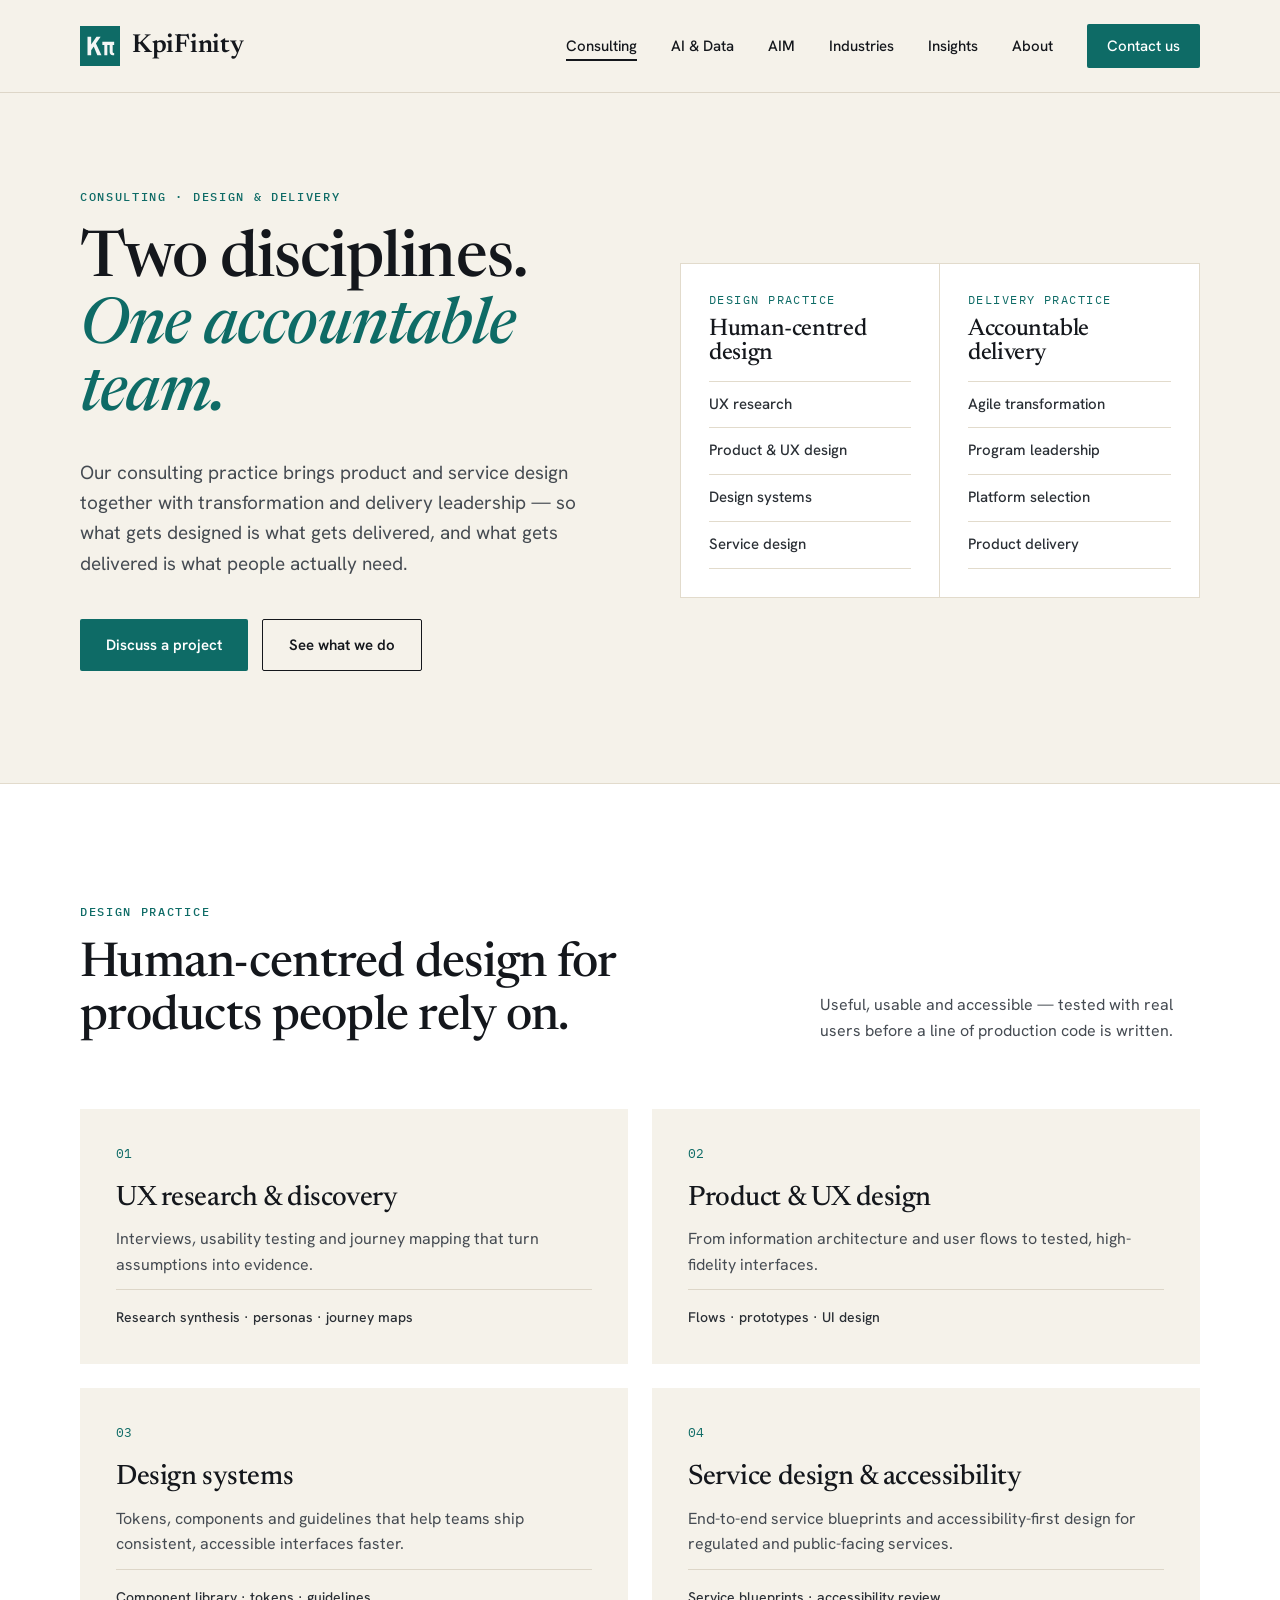
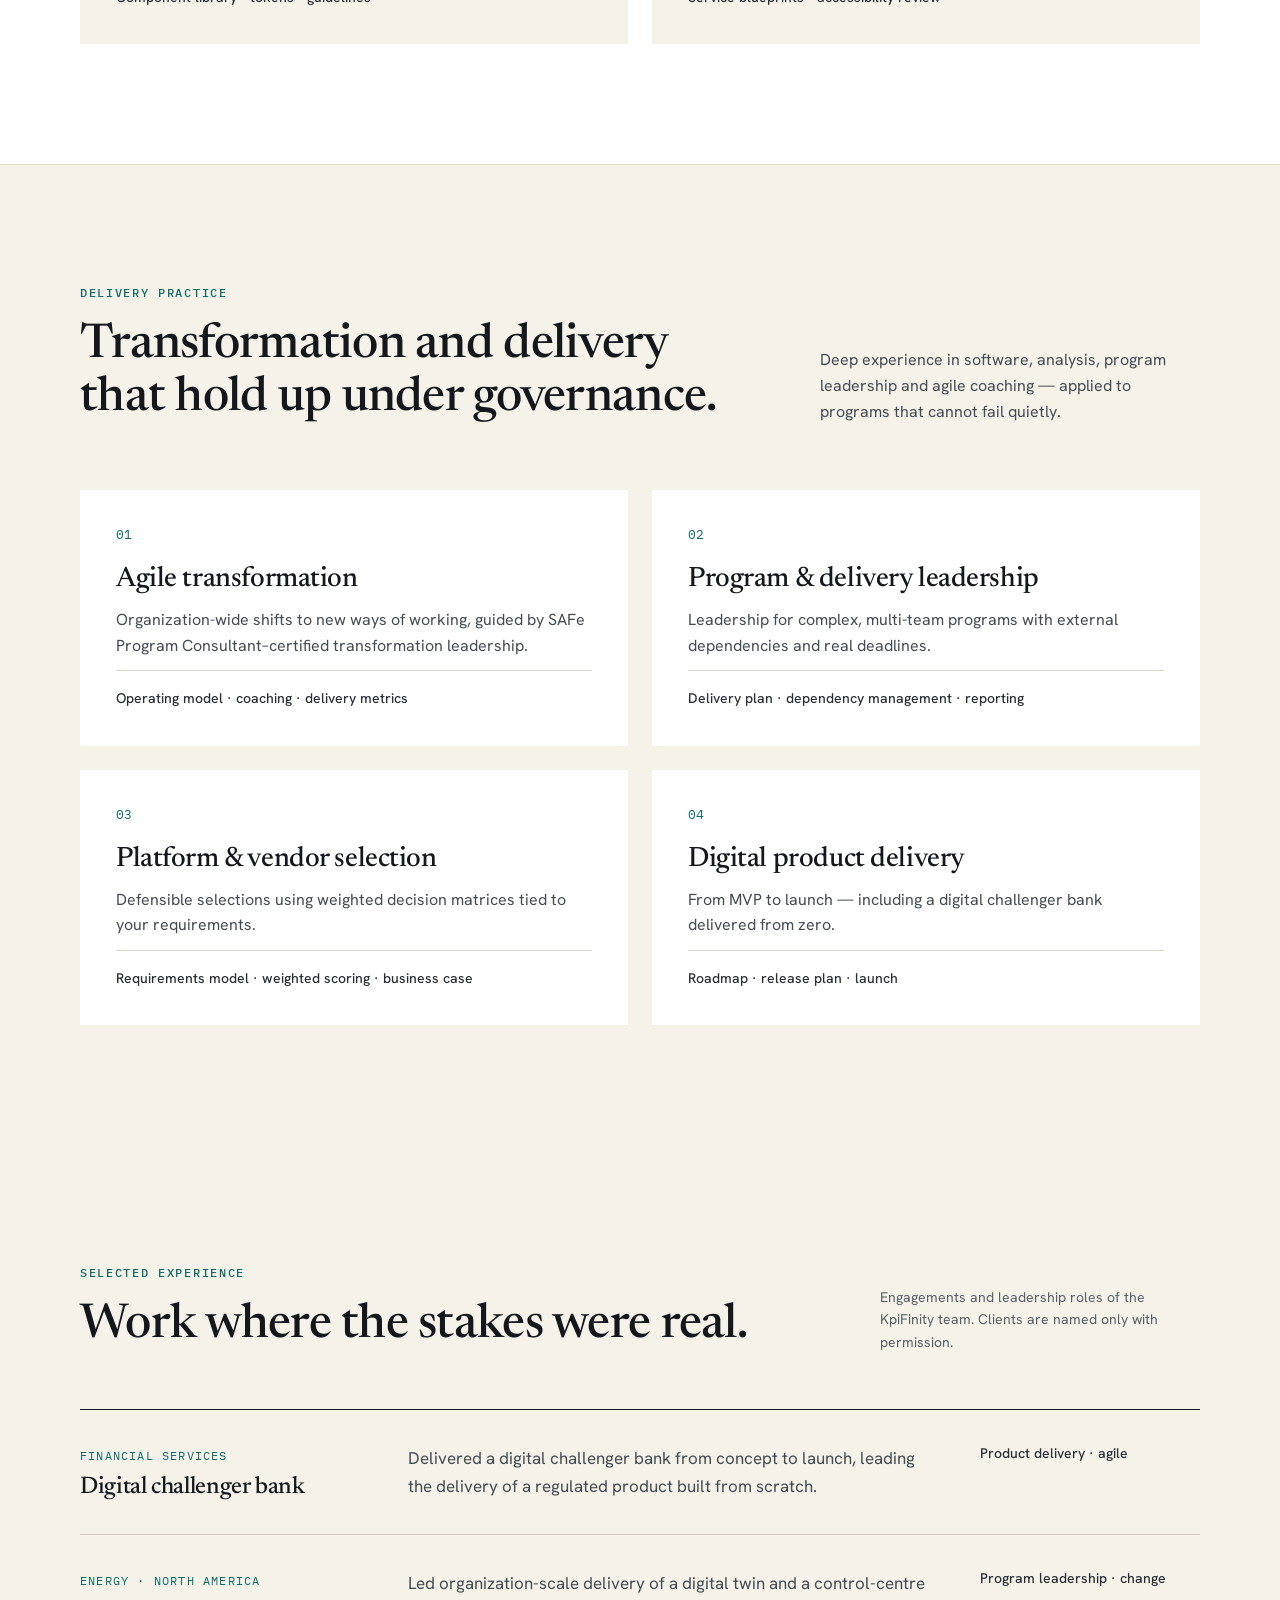
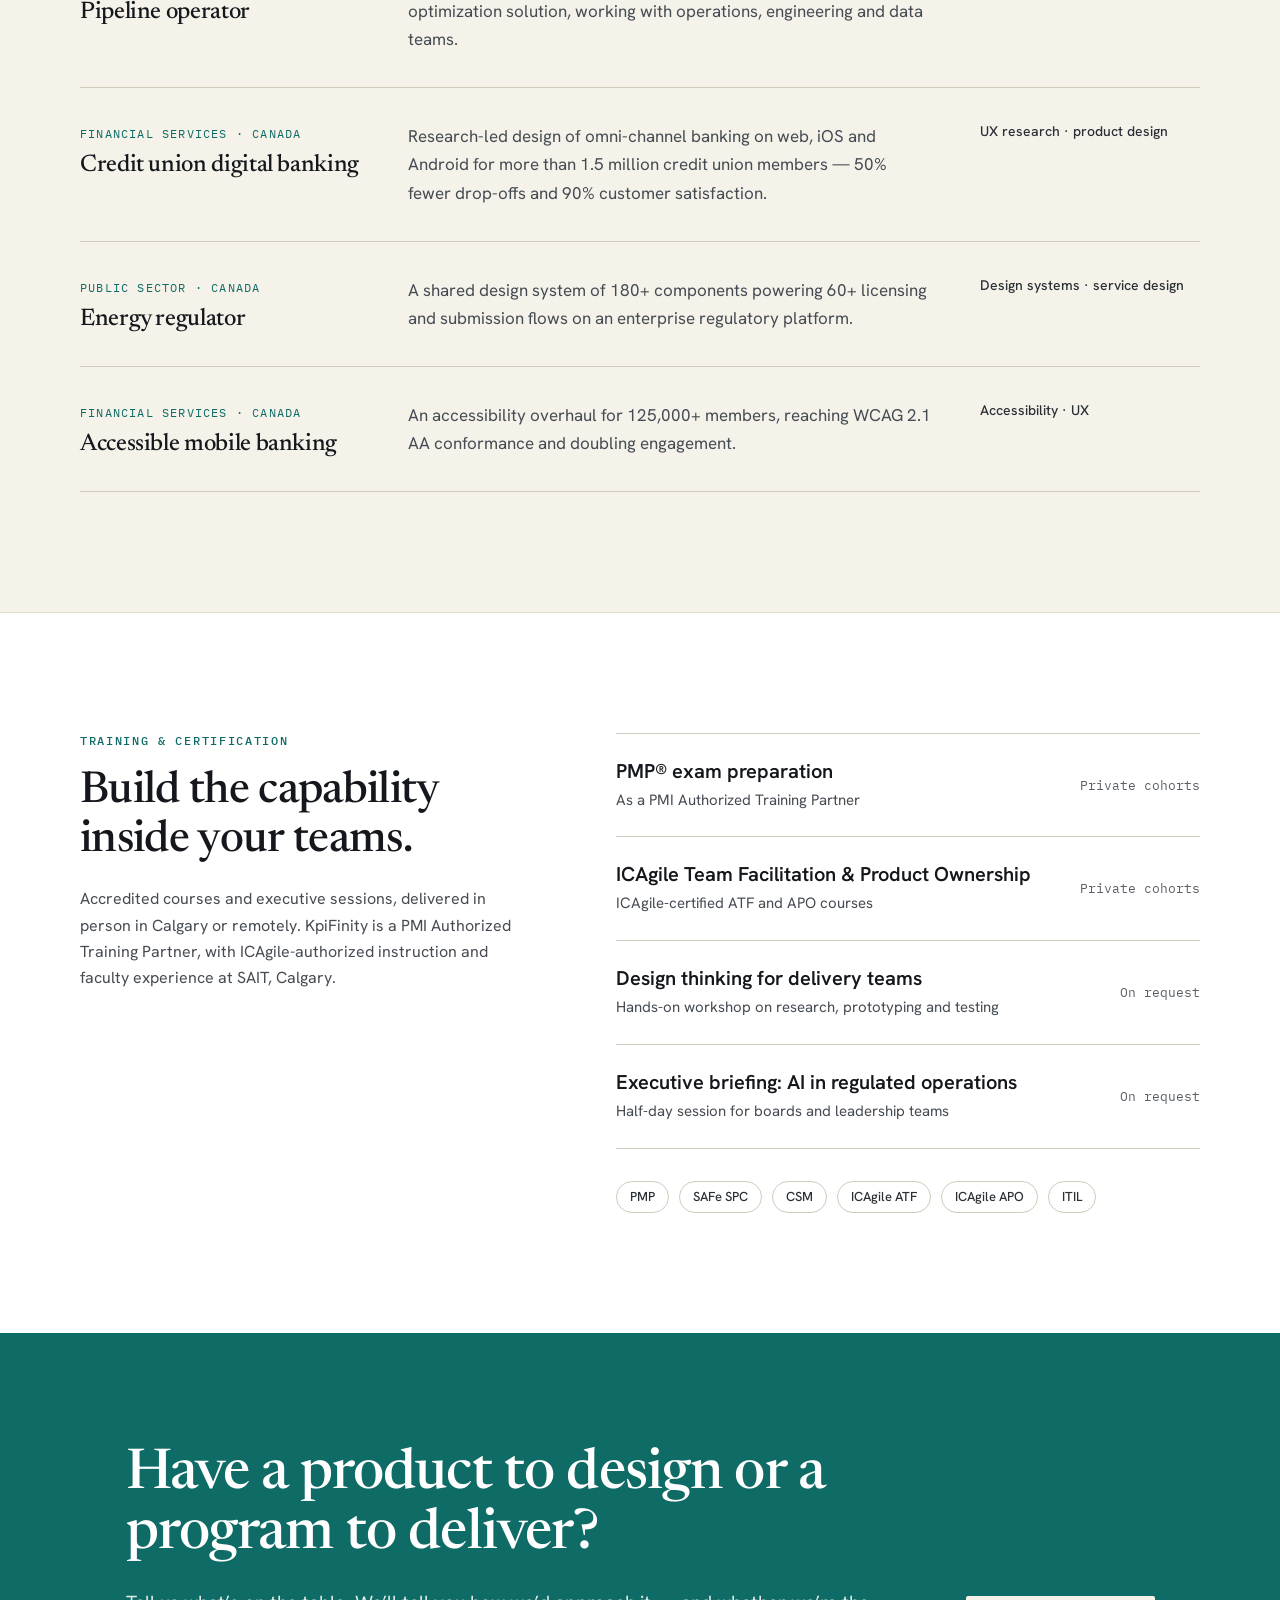
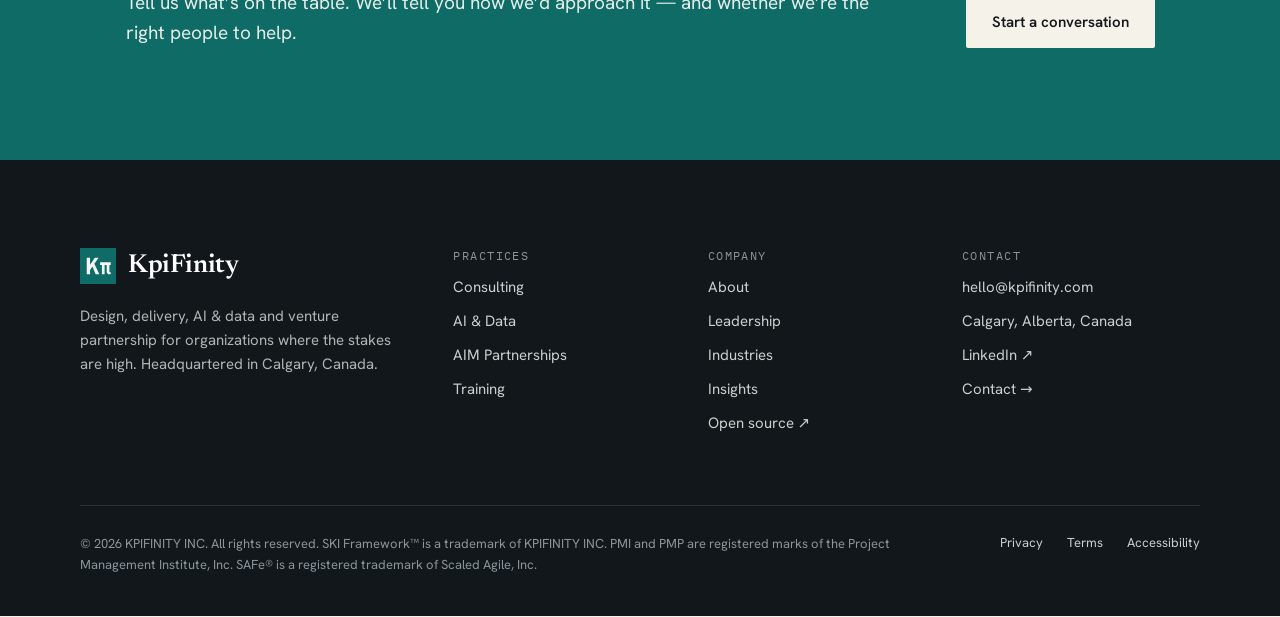
<file: capabilities.html>
<!doctype html>
<html lang="en-CA"><head><meta charset="utf-8"><title>Redirecting · KpiFinity</title>
<meta name="robots" content="noindex"><link rel="canonical" href="https://kpifinity.com/consulting.html">
<meta http-equiv="refresh" content="0; url=consulting.html"></head>
<body><p>This page has moved to <a href="consulting.html">https://kpifinity.com/consulting.html</a>.</p></body></html>
</file>
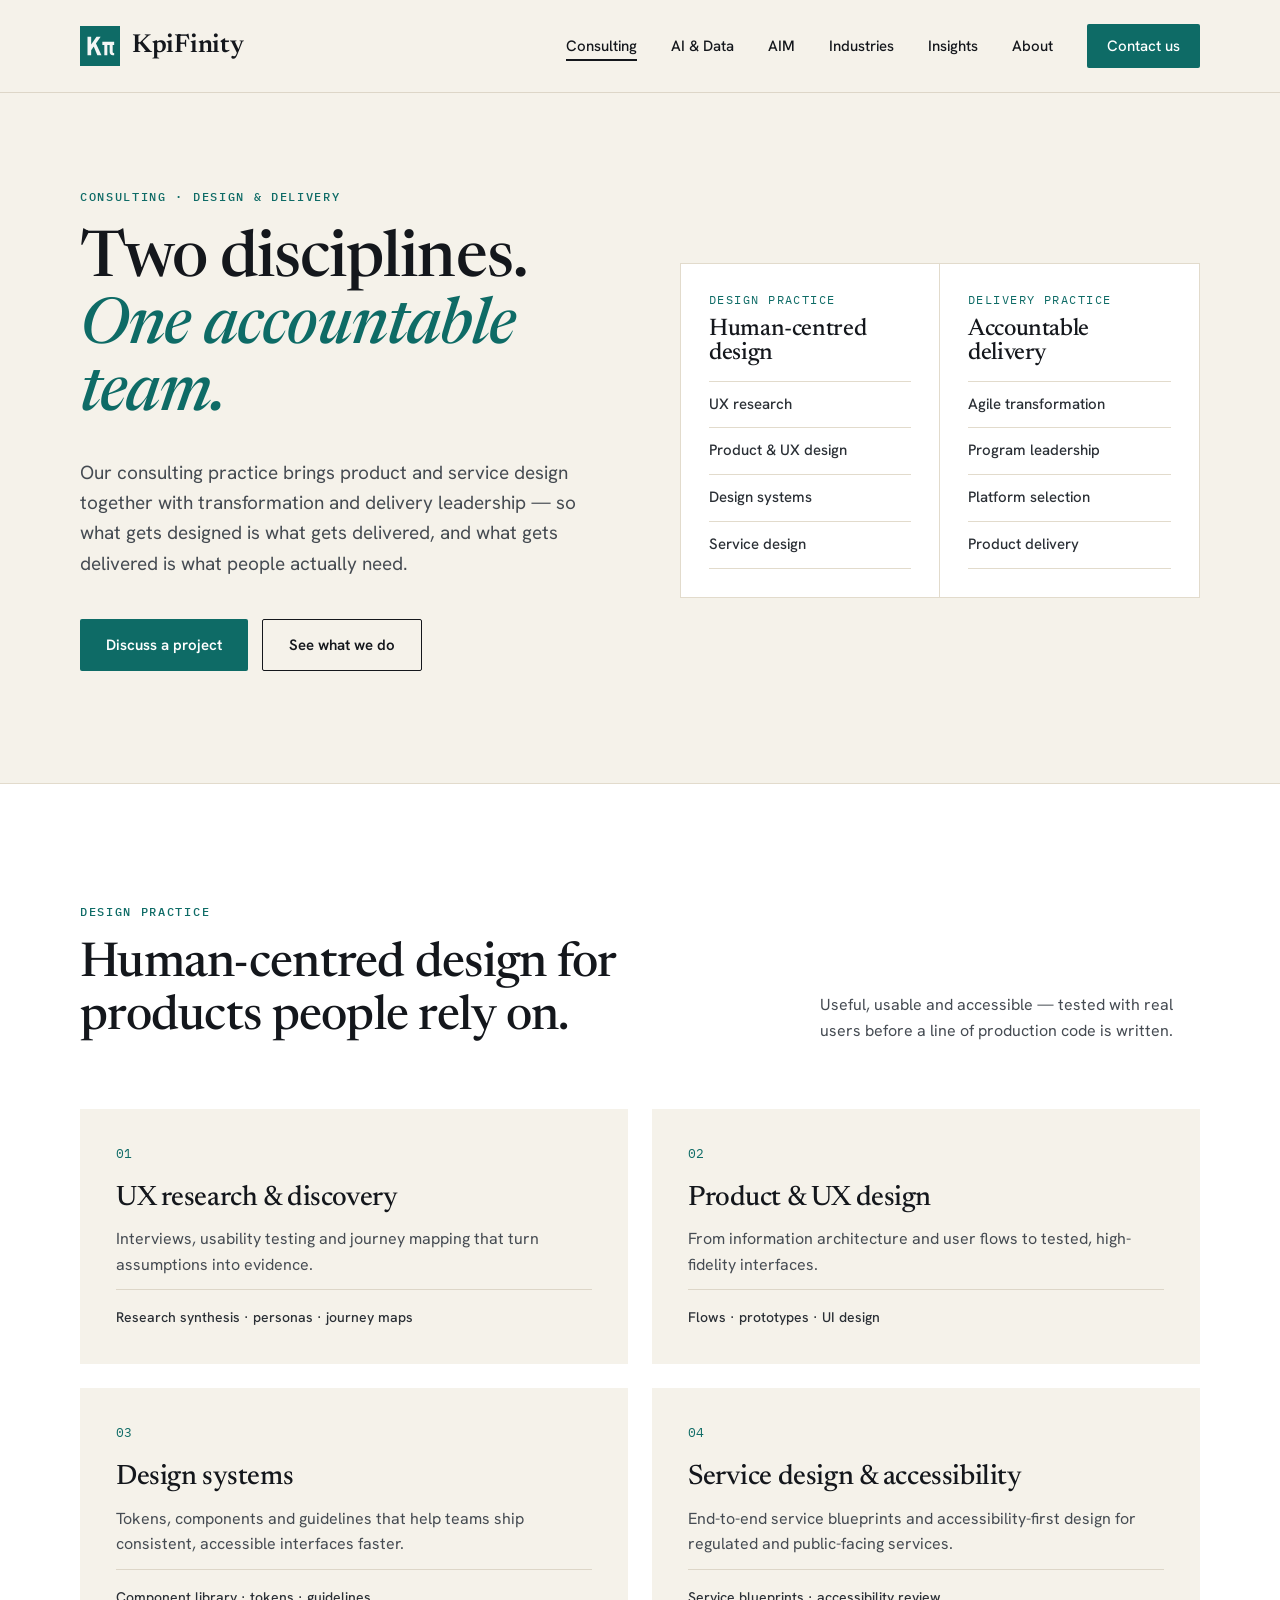
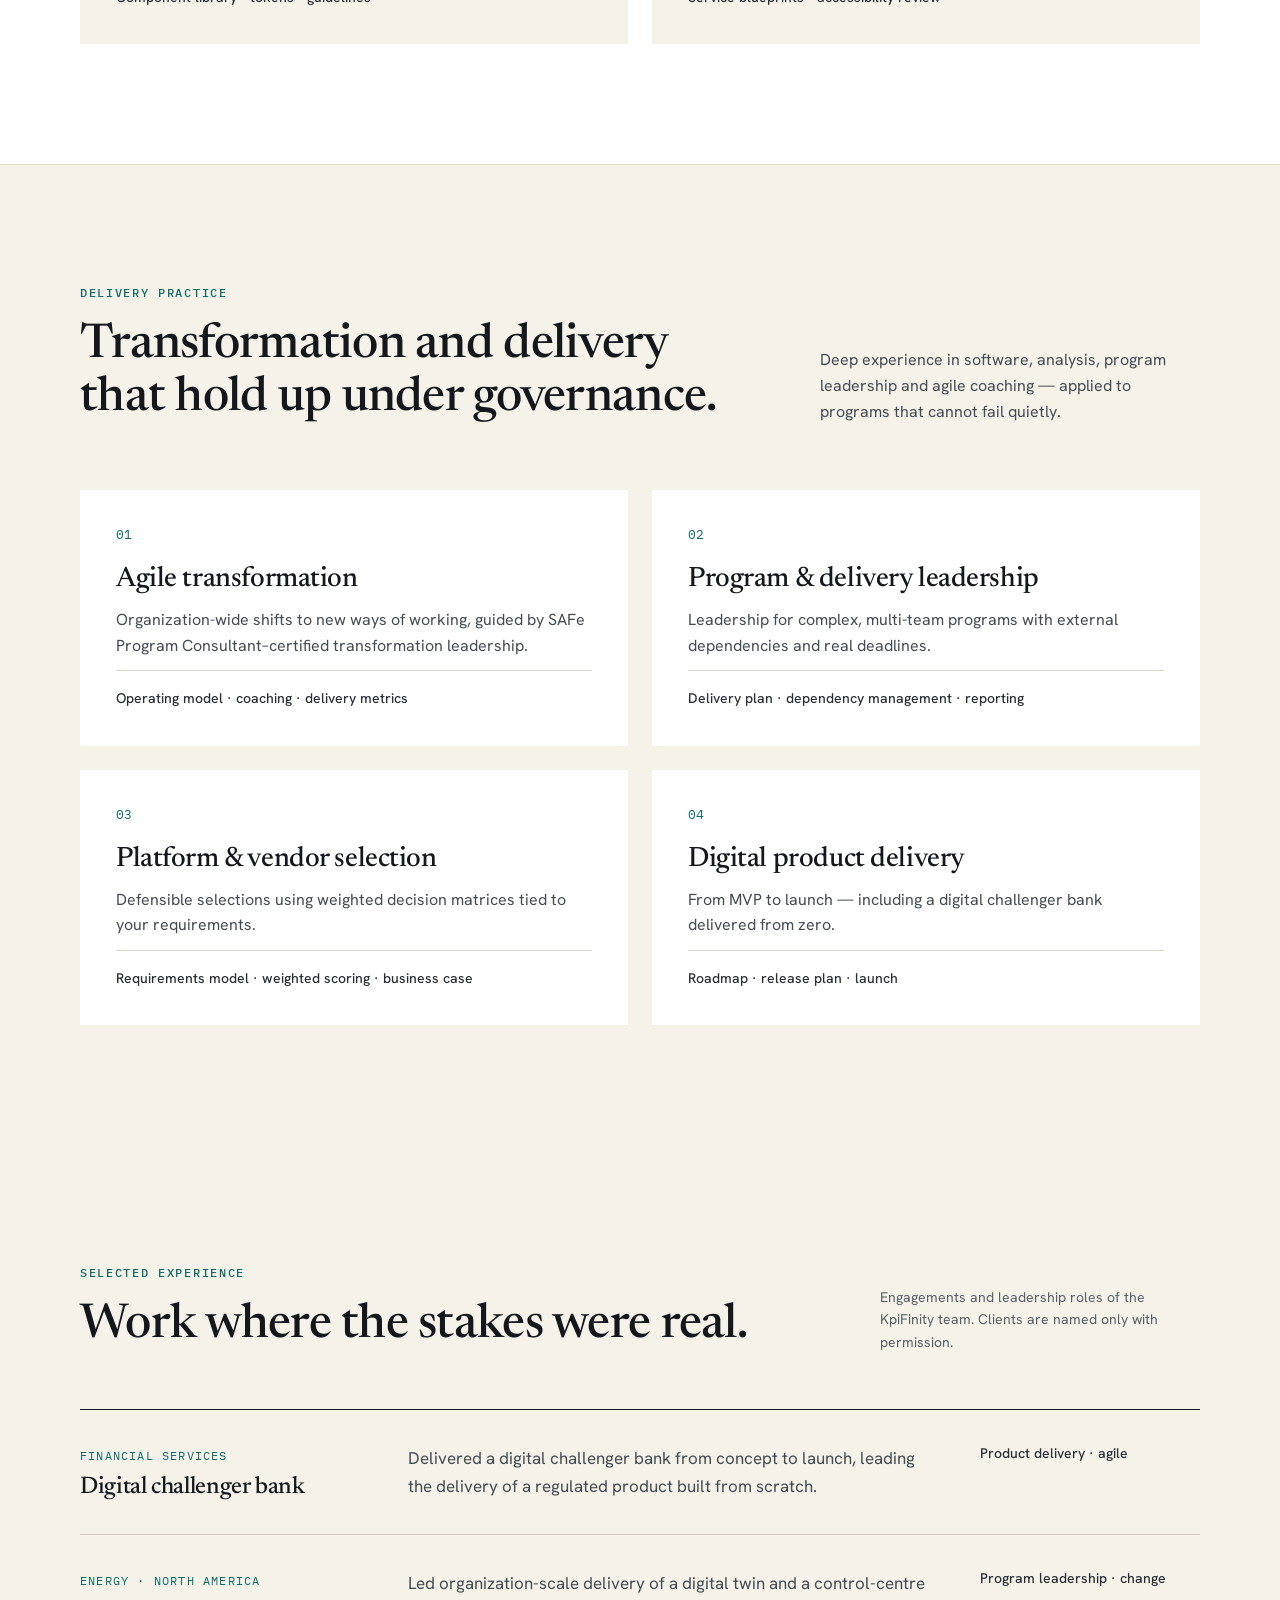
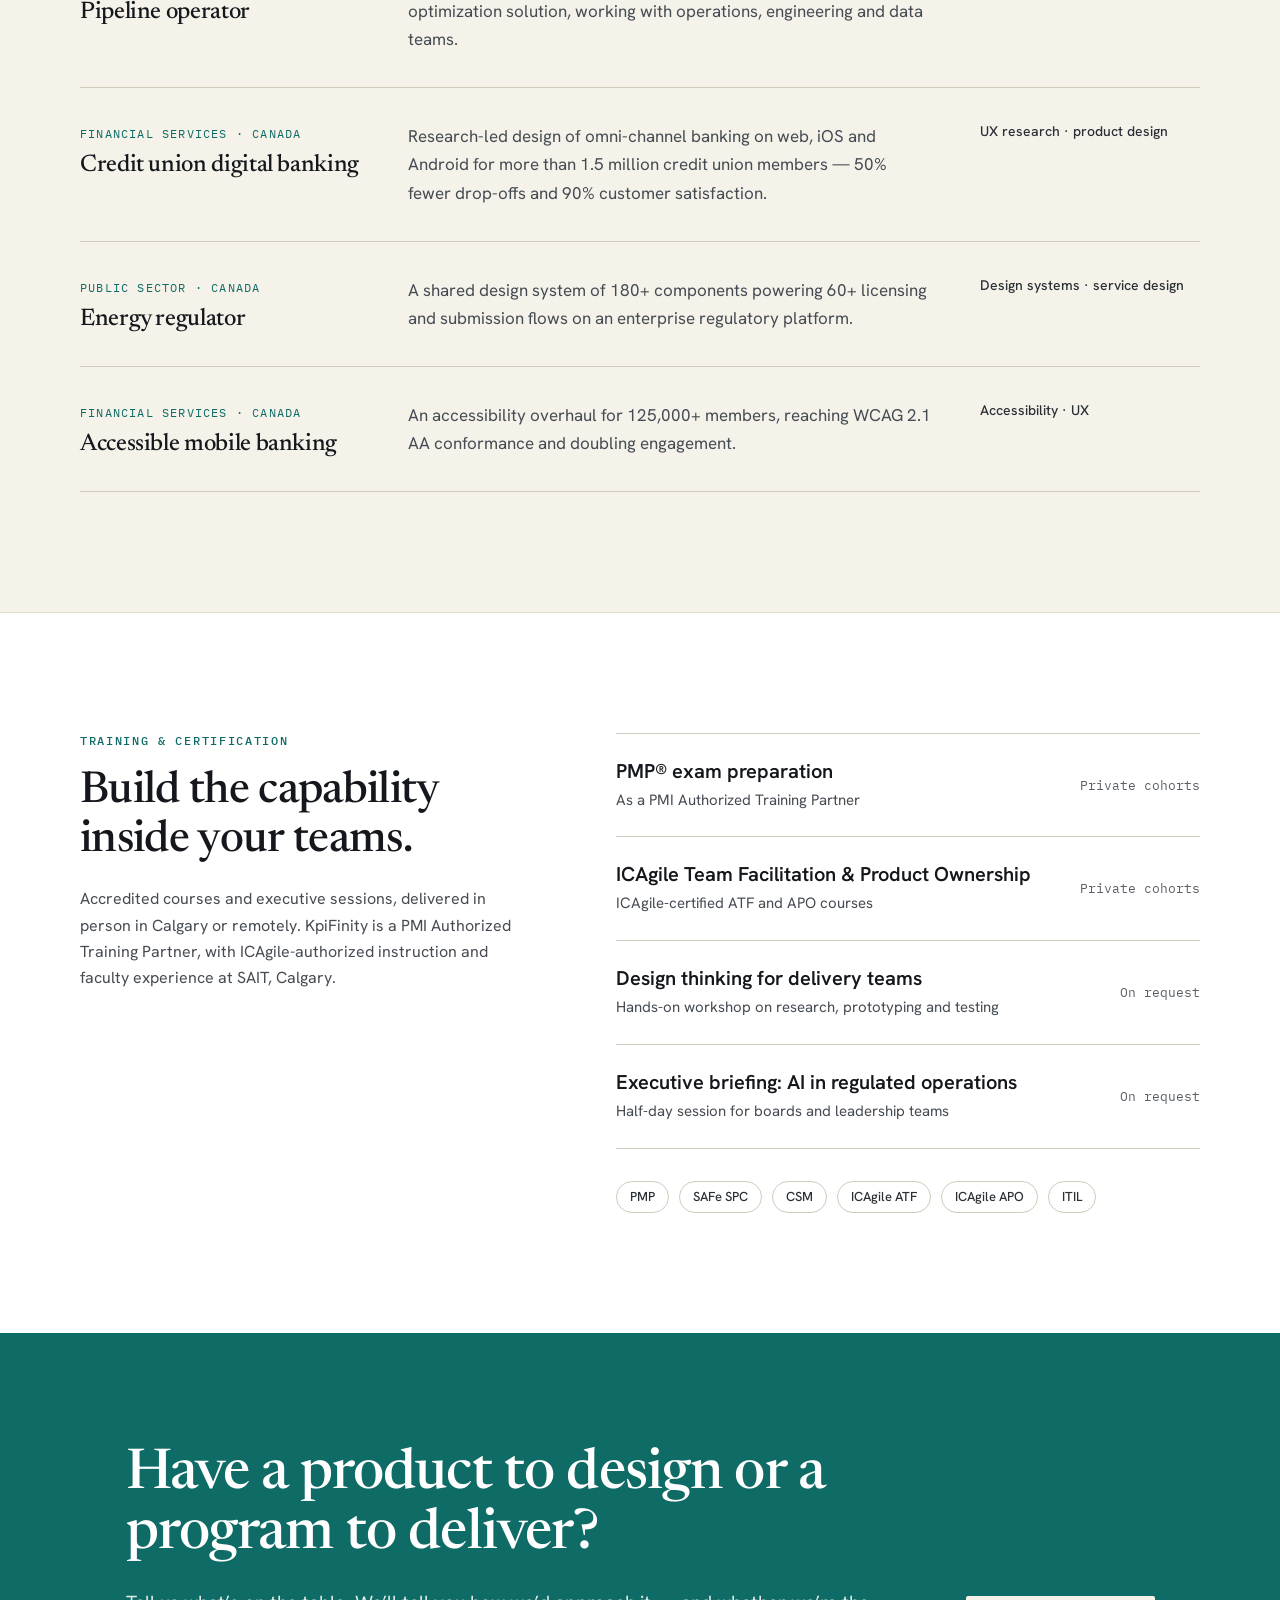
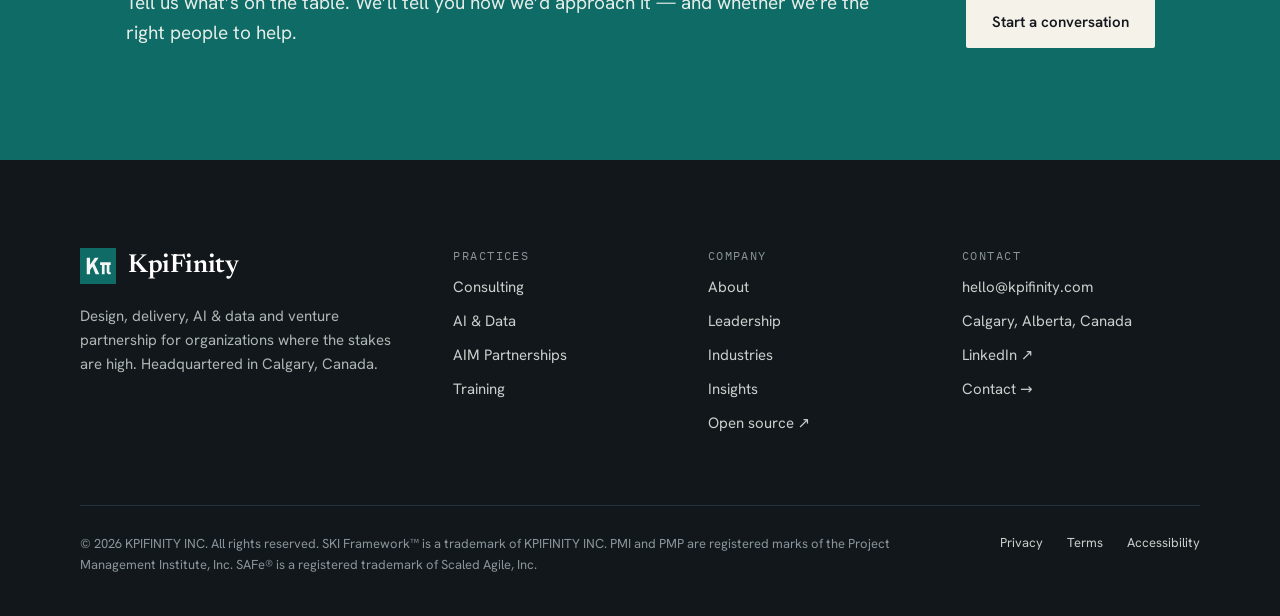
<file: consulting.html>
<!doctype html>
<html lang="en-CA">
<head>
<meta charset="utf-8">
<meta name="viewport" content="width=device-width, initial-scale=1">
<title>Consulting — Design &amp; Delivery · KpiFinity</title>
<meta name="description" content="Human-centred product and service design paired with transformation and delivery leadership — one accountable team, from research to release.">
<link rel="canonical" href="https://kpifinity.com/consulting.html">
<meta name="theme-color" content="#11171B">
<meta property="og:type" content="website">
<meta property="og:site_name" content="KpiFinity">
<meta property="og:locale" content="en_CA">
<meta property="og:title" content="Consulting — Design &amp; Delivery · KpiFinity">
<meta property="og:description" content="Human-centred product and service design paired with transformation and delivery leadership — one accountable team, from research to release.">
<meta property="og:url" content="https://kpifinity.com/consulting.html">
<meta property="og:image" content="https://kpifinity.com/assets/img/og-image.png">
<meta property="og:image:width" content="1200">
<meta property="og:image:height" content="630">
<meta name="twitter:card" content="summary_large_image">
<link rel="icon" href="assets/img/favicon.svg" type="image/svg+xml">
<link rel="apple-touch-icon" href="assets/img/apple-touch-icon.png">
<link rel="preload" href="assets/fonts/newsreader.woff2" as="font" type="font/woff2" crossorigin>
<link rel="preload" href="assets/fonts/hanken-grotesk.woff2" as="font" type="font/woff2" crossorigin>
<link rel="stylesheet" href="assets/css/site.css">
<script src="assets/js/site.js" defer></script>
</head>
<body>
<a class="skip" href="#main">Skip to content</a>
<div class="page" style="display: flex; flex-direction: column; min-height: 100vh; background: #F5F2EA">
<header class="site-header" style="border-bottom: 1px solid #DDD6C8; flex-shrink: 0">
<div class="wrap" style="height: 92px; display: flex; align-items: center; justify-content: space-between">
<a href="index.html" aria-label="KpiFinity home" style="display: flex; align-items: center; gap: 12px; color: #14171C; text-decoration: none">
<svg width="40" height="40" viewBox="0 0 48 48" aria-hidden="true" style="display: block; flex-shrink: 0"><rect width="48" height="48" fill="#0E6B66"></rect><path fill="#F4F6F5" d="M9 13h4.4v22H9z M13.4 22.2 19.8 13h5L13.4 29.2z M16 23.4l3-2.8L25.8 35h-5z M26.8 19H41v3.8H26.8z M29.2 22.8h3.6V35h-3.6z M35.6 22.8h3.6v8.4c0 .8.4 1.2 1.2 1.2H41V35h-1.6c-2.4 0-3.8-1.4-3.8-3.8z"></path></svg>
<span class="serif" style="font-size: 26px; font-weight: 600; letter-spacing: -0.01em">KpiFinity</span>
</a>
<button class="nav-toggle" type="button" aria-label="Menu" aria-expanded="false" aria-controls="site-nav"><span></span><span></span></button>
<nav class="nav" id="site-nav" aria-label="Primary" style="display: flex; align-items: center; gap: 34px">
<a href="consulting.html" aria-current="page" style="text-decoration: underline; text-underline-offset: 8px; text-decoration-thickness: 2px">Consulting</a>
<a href="ai-data.html">AI &amp; Data</a>
<a href="aim.html">AIM</a>
<a href="industries.html">Industries</a>
<a href="insights.html">Insights</a>
<a href="about.html">About</a>
<a href="contact.html" class="btn btn-primary" style="height: 44px; padding: 0 20px; background: #0E6B66; color: #FFFFFF">Contact us</a>
</nav>
</div>
</header>
<main id="main">

<section style="padding: 96px 0 112px">
<div class="wrap" style="display: grid; grid-template-columns: minmax(0, 1fr) 520px; gap: 72px; align-items: center">
<div style="display: flex; flex-direction: column">
<span class="eyebrow">Consulting · Design &amp; Delivery</span>
<h1 class="serif" style="margin-top: 24px; font-size: 64px; line-height: 1.05">Two disciplines. <em style="font-style: italic; color: #0E6B66">One accountable team.</em></h1>
<p class="lead" style="margin-top: 28px">Our consulting practice brings product and service design together with transformation and delivery leadership — so what gets designed is what gets delivered, and what gets delivered is what people actually need.</p>
<div style="margin-top: 40px; display: flex; gap: 14px">
<a href="contact.html" class="btn btn-primary" style="background: #0E6B66">Discuss a project</a>
<a href="#design" class="btn btn-ghost">See what we do</a>
</div>
</div>
<div class="card" style="display: grid; grid-template-columns: repeat(2, minmax(0, 1fr))">
<div style="border-right: 1px solid #E2DBCC"><div style="padding: 28px; display: flex; flex-direction: column; gap: 10px"><span class="mono" style="font-size: 12px; letter-spacing: 0.12em; color: #0E6B66">DESIGN PRACTICE</span><p class="serif" style="font-size: 24px">Human-centred design</p><ul class="list" style="margin-top: 6px; border-top: 1px solid #E2DBCC"><li>UX research</li><li>Product &amp; UX design</li><li>Design systems</li><li>Service design</li></ul></div></div>
<div style="padding: 28px; display: flex; flex-direction: column; gap: 10px"><span class="mono" style="font-size: 12px; letter-spacing: 0.12em; color: #0E6B66">DELIVERY PRACTICE</span><p class="serif" style="font-size: 24px">Accountable delivery</p><ul class="list" style="margin-top: 6px; border-top: 1px solid #E2DBCC"><li>Agile transformation</li><li>Program leadership</li><li>Platform selection</li><li>Product delivery</li></ul></div>
</div>
</div>
</section>

<section id="design" style="padding: 120px 0; background: #FFFFFF; border-top: 1px solid #E2DBCC; border-bottom: 1px solid #E2DBCC">
<div class="wrap">
<div style="display: grid; grid-template-columns: minmax(0, 1fr) 380px; gap: 96px; align-items: end">
<div style="display: flex; flex-direction: column; gap: 20px; width: 100%; max-width: 760px">
<span class="eyebrow">Design practice</span>
<h2 class="serif" style="font-size: 48px; line-height: 1.1">Human-centred design for products people rely on.</h2>
</div>
<p class="body">Useful, usable and accessible — tested with real users before a line of production code is written.</p>
</div>
<div style="margin-top: 64px; display: grid; grid-template-columns: repeat(2, minmax(0, 1fr)); gap: 24px">
<div class="offer" style="background: #F5F2EA"><span class="mono" style="font-size: 13px; color: #0E6B66">01</span><h3 style="margin-top: 8px">UX research &amp; discovery</h3><p>Interviews, usability testing and journey mapping that turn assumptions into evidence.</p><p class="del">Research synthesis · personas · journey maps</p></div>
<div class="offer" style="background: #F5F2EA"><span class="mono" style="font-size: 13px; color: #0E6B66">02</span><h3 style="margin-top: 8px">Product &amp; UX design</h3><p>From information architecture and user flows to tested, high-fidelity interfaces.</p><p class="del">Flows · prototypes · UI design</p></div>
<div class="offer" style="background: #F5F2EA"><span class="mono" style="font-size: 13px; color: #0E6B66">03</span><h3 style="margin-top: 8px">Design systems</h3><p>Tokens, components and guidelines that help teams ship consistent, accessible interfaces faster.</p><p class="del">Component library · tokens · guidelines</p></div>
<div class="offer" style="background: #F5F2EA"><span class="mono" style="font-size: 13px; color: #0E6B66">04</span><h3 style="margin-top: 8px">Service design &amp; accessibility</h3><p>End-to-end service blueprints and accessibility-first design for regulated and public-facing services.</p><p class="del">Service blueprints · accessibility review</p></div>
</div>
</div>
</section>

<section id="delivery" style="padding: 120px 0">
<div class="wrap">
<div style="display: grid; grid-template-columns: minmax(0, 1fr) 380px; gap: 96px; align-items: end">
<div style="display: flex; flex-direction: column; gap: 20px; width: 100%; max-width: 760px">
<span class="eyebrow">Delivery practice</span>
<h2 class="serif" style="font-size: 48px; line-height: 1.1">Transformation and delivery that hold up under governance.</h2>
</div>
<p class="body">Deep experience in software, analysis, program leadership and agile coaching — applied to programs that cannot fail quietly.</p>
</div>
<div style="margin-top: 64px; display: grid; grid-template-columns: repeat(2, minmax(0, 1fr)); gap: 24px">
<div class="offer" style="background: #FFFFFF"><span class="mono" style="font-size: 13px; color: #0E6B66">01</span><h3 style="margin-top: 8px">Agile transformation</h3><p>Organization-wide shifts to new ways of working, guided by SAFe Program Consultant–certified transformation leadership.</p><p class="del">Operating model · coaching · delivery metrics</p></div>
<div class="offer" style="background: #FFFFFF"><span class="mono" style="font-size: 13px; color: #0E6B66">02</span><h3 style="margin-top: 8px">Program &amp; delivery leadership</h3><p>Leadership for complex, multi-team programs with external dependencies and real deadlines.</p><p class="del">Delivery plan · dependency management · reporting</p></div>
<div class="offer" style="background: #FFFFFF"><span class="mono" style="font-size: 13px; color: #0E6B66">03</span><h3 style="margin-top: 8px">Platform &amp; vendor selection</h3><p>Defensible selections using weighted decision matrices tied to your requirements.</p><p class="del">Requirements model · weighted scoring · business case</p></div>
<div class="offer" style="background: #FFFFFF"><span class="mono" style="font-size: 13px; color: #0E6B66">04</span><h3 style="margin-top: 8px">Digital product delivery</h3><p>From MVP to launch — including a digital challenger bank delivered from zero.</p><p class="del">Roadmap · release plan · launch</p></div>
</div>
</div>
</section>



<section style="padding: 120px 0">
<div class="wrap">
<div style="display: flex; justify-content: space-between; align-items: flex-end; gap: 64px">
<div style="display: flex; flex-direction: column; gap: 20px; width: 100%; max-width: 760px">
<span class="eyebrow">Selected experience</span>
<h2 class="serif" style="font-size: 48px; line-height: 1.1">Work where the stakes were real.</h2>
</div>
<p style="width: 100%; max-width: 320px; font-size: 14px; line-height: 1.6; color: #596067">Engagements and leadership roles of the KpiFinity team. Clients are named only with permission.</p>
</div>
<div style="margin-top: 56px; border-top: 1px solid #14171C">
<div class="xrow"><div><span class="mono" style="font-size: 12px; letter-spacing: 0.1em; color: #0E6B66">FINANCIAL SERVICES</span><p class="serif" style="margin-top: 10px; font-size: 24px">Digital challenger bank</p></div><p class="body" style="font-size: 17px">Delivered a digital challenger bank from concept to launch, leading the delivery of a regulated product built from scratch.</p><p class="tag">Product delivery · agile</p></div>
<div class="xrow"><div><span class="mono" style="font-size: 12px; letter-spacing: 0.1em; color: #0E6B66">ENERGY · NORTH AMERICA</span><p class="serif" style="margin-top: 10px; font-size: 24px">Pipeline operator</p></div><p class="body" style="font-size: 17px">Led organization-scale delivery of a digital twin and a control-centre optimization solution, working with operations, engineering and data teams.</p><p class="tag">Program leadership · change</p></div>
<div class="xrow"><div><span class="mono" style="font-size: 12px; letter-spacing: 0.1em; color: #0E6B66">FINANCIAL SERVICES · CANADA</span><p class="serif" style="margin-top: 10px; font-size: 24px">Credit union digital banking</p></div><p class="body" style="font-size: 17px">Research-led design of omni-channel banking on web, iOS and Android for more than 1.5 million credit union members — 50% fewer drop-offs and 90% customer satisfaction.</p><p class="tag">UX research · product design</p></div>
<div class="xrow"><div><span class="mono" style="font-size: 12px; letter-spacing: 0.1em; color: #0E6B66">PUBLIC SECTOR · CANADA</span><p class="serif" style="margin-top: 10px; font-size: 24px">Energy regulator</p></div><p class="body" style="font-size: 17px">A shared design system of 180+ components powering 60+ licensing and submission flows on an enterprise regulatory platform.</p><p class="tag">Design systems · service design</p></div>
<div class="xrow"><div><span class="mono" style="font-size: 12px; letter-spacing: 0.1em; color: #0E6B66">FINANCIAL SERVICES · CANADA</span><p class="serif" style="margin-top: 10px; font-size: 24px">Accessible mobile banking</p></div><p class="body" style="font-size: 17px">An accessibility overhaul for 125,000+ members, reaching WCAG 2.1 AA conformance and doubling engagement.</p><p class="tag">Accessibility · UX</p></div>
</div>
</div>
</section>

<section id="training" style="padding: 120px 0; background: #FFFFFF; border-top: 1px solid #E2DBCC">
<div class="wrap" style="display: grid; grid-template-columns: 440px minmax(0, 1fr); gap: 96px">
<div style="display: flex; flex-direction: column; gap: 20px">
<span class="eyebrow">Training &amp; certification</span>
<h2 class="serif" style="font-size: 44px; line-height: 1.12">Build the capability inside your teams.</h2>
<p class="body">Accredited courses and executive sessions, delivered in person in Calgary or remotely. KpiFinity is a PMI Authorized Training Partner, with ICAgile-authorized instruction and faculty experience at SAIT, Calgary.</p>
</div>
<div style="display: flex; flex-direction: column">
<div style="display: flex; justify-content: space-between; align-items: center; padding: 24px 0; border-top: 1px solid #D3CBBB"><div><h3 style="font-size: 20px; font-weight: 600">PMP® exam preparation</h3><p class="body" style="margin-top: 4px; font-size: 15px">As a PMI Authorized Training Partner</p></div><span class="mono" style="font-size: 13px; color: #596067">Private cohorts</span></div>
<div style="display: flex; justify-content: space-between; align-items: center; padding: 24px 0; border-top: 1px solid #D3CBBB"><div><h3 style="font-size: 20px; font-weight: 600">ICAgile Team Facilitation &amp; Product Ownership</h3><p class="body" style="margin-top: 4px; font-size: 15px">ICAgile-certified ATF and APO courses</p></div><span class="mono" style="font-size: 13px; color: #596067">Private cohorts</span></div>
<div style="display: flex; justify-content: space-between; align-items: center; padding: 24px 0; border-top: 1px solid #D3CBBB"><div><h3 style="font-size: 20px; font-weight: 600">Design thinking for delivery teams</h3><p class="body" style="margin-top: 4px; font-size: 15px">Hands-on workshop on research, prototyping and testing</p></div><span class="mono" style="font-size: 13px; color: #596067">On request</span></div>
<div style="display: flex; justify-content: space-between; align-items: center; padding: 24px 0; border-top: 1px solid #D3CBBB; border-bottom: 1px solid #D3CBBB"><div><h3 style="font-size: 20px; font-weight: 600">Executive briefing: AI in regulated operations</h3><p class="body" style="margin-top: 4px; font-size: 15px">Half-day session for boards and leadership teams</p></div><span class="mono" style="font-size: 13px; color: #596067">On request</span></div>
<div style="margin-top: 32px; display: flex; flex-wrap: wrap; gap: 10px"><span class="chip">PMP</span><span class="chip">SAFe SPC</span><span class="chip">CSM</span><span class="chip">ICAgile ATF</span><span class="chip">ICAgile APO</span><span class="chip">ITIL</span></div>
</div>
</div>
</section>

<section class="dark" style="flex-grow: 1; display: flex; align-items: center; padding: 112px 0; background: #0E6B66; color: #FFFFFF">
<div class="wrap" style="display: flex; justify-content: space-between; align-items: flex-end; gap: 80px">
<div style="display: flex; flex-direction: column; gap: 22px; width: 100%; max-width: 760px">
<h2 class="serif" style="font-size: 56px; line-height: 1.08">Have a product to design or a program to deliver?</h2>
<p style="font-size: 19px; line-height: 1.6; color: #E4ECE8">Tell us what’s on the table. We’ll tell you how we’d approach it — and whether we’re the right people to help.</p>
</div>
<div style="display: flex; gap: 14px; flex-shrink: 0">
<a href="contact.html" class="btn btn-light">Start a conversation</a>
</div>
</div>
</section>

</main>
<footer class="footer" style="background: #11171B; color: #C9CFCC; padding: 88px 0 40px; flex-shrink: 0">
<div class="wrap">
<div style="display: grid; grid-template-columns: 1.6fr 1fr 1fr 1.2fr; gap: 56px">
<div style="display: flex; flex-direction: column; gap: 20px">
<span style="display: flex; align-items: center; gap: 12px"><svg width="36" height="36" viewBox="0 0 48 48" aria-hidden="true" style="display: block; flex-shrink: 0"><rect width="48" height="48" fill="#0E6B66"></rect><path fill="#F4F6F5" d="M9 13h4.4v22H9z M13.4 22.2 19.8 13h5L13.4 29.2z M16 23.4l3-2.8L25.8 35h-5z M26.8 19H41v3.8H26.8z M29.2 22.8h3.6V35h-3.6z M35.6 22.8h3.6v8.4c0 .8.4 1.2 1.2 1.2H41V35h-1.6c-2.4 0-3.8-1.4-3.8-3.8z"></path></svg><span class="serif" style="font-size: 26px; font-weight: 600; color: #FFFFFF">KpiFinity</span></span>
<p style="font-size: 15px; line-height: 1.6; color: #AEB6B3; width: 100%; max-width: 320px">Design, delivery, AI &amp; data and venture partnership for organizations where the stakes are high. Headquartered in Calgary, Canada.</p>
</div>
<div style="display: flex; flex-direction: column; gap: 14px">
<span class="mono" style="font-size: 12px; letter-spacing: 0.12em; color: #8A949A">PRACTICES</span>
<a href="consulting.html">Consulting</a><a href="ai-data.html">AI &amp; Data</a><a href="aim.html">AIM Partnerships</a><a href="consulting.html#training">Training</a>
</div>
<div style="display: flex; flex-direction: column; gap: 14px">
<span class="mono" style="font-size: 12px; letter-spacing: 0.12em; color: #8A949A">COMPANY</span>
<a href="about.html">About</a><a href="about.html#leadership">Leadership</a><a href="industries.html">Industries</a><a href="insights.html">Insights</a><a href="https://skiframework.org">Open source ↗</a>
</div>
<div style="display: flex; flex-direction: column; gap: 14px">
<span class="mono" style="font-size: 12px; letter-spacing: 0.12em; color: #8A949A">CONTACT</span>
<a href="mailto:hello@kpifinity.com">hello@kpifinity.com</a><span style="font-size: 15px">Calgary, Alberta, Canada</span><a href="https://www.linkedin.com/company/kpifinity/">LinkedIn ↗</a><a href="contact.html">Contact →</a>
</div>
</div>
<div style="margin-top: 72px; padding-top: 28px; border-top: 1px solid #253038; display: flex; justify-content: space-between; font-size: 13px; color: #8A949A">
<span style="width: 100%; max-width: 860px; line-height: 1.6">© 2026 KPIFINITY INC. All rights reserved. SKI Framework™ is a trademark of KPIFINITY INC. PMI and PMP are registered marks of the Project Management Institute, Inc. SAFe® is a registered trademark of Scaled Agile, Inc.</span>
<span style="display: flex; gap: 24px"><a href="legal.html#privacy" style="font-size: 13px">Privacy</a><a href="legal.html#terms" style="font-size: 13px">Terms</a><a href="legal.html#accessibility" style="font-size: 13px">Accessibility</a></span>
</div>
</div>
</footer>
</div>
</body>
</html>
</file>
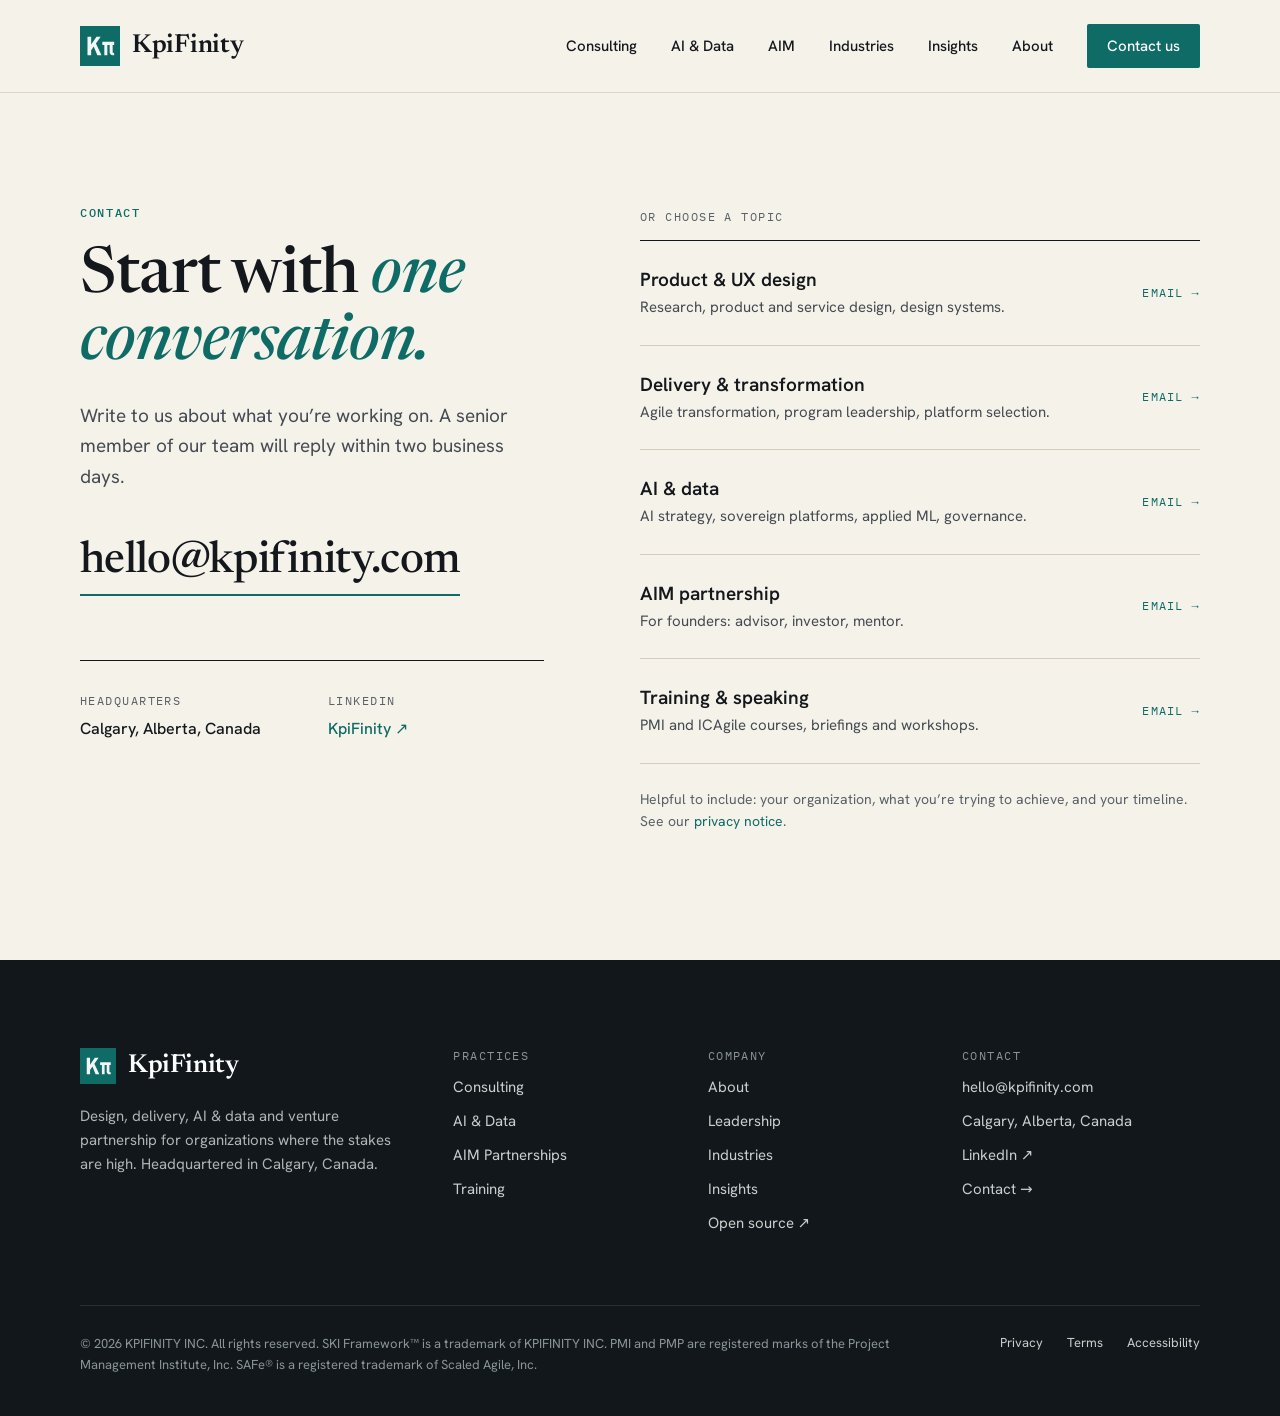
<file: contact.html>
<!doctype html>
<html lang="en-CA">
<head>
<meta charset="utf-8">
<meta name="viewport" content="width=device-width, initial-scale=1">
<title>Contact · KpiFinity</title>
<meta name="description" content="Write to hello@kpifinity.com. A senior member of our team will reply within two business days.">
<link rel="canonical" href="https://kpifinity.com/contact.html">
<meta name="theme-color" content="#11171B">
<meta property="og:type" content="website">
<meta property="og:site_name" content="KpiFinity">
<meta property="og:locale" content="en_CA">
<meta property="og:title" content="Contact · KpiFinity">
<meta property="og:description" content="Write to hello@kpifinity.com. A senior member of our team will reply within two business days.">
<meta property="og:url" content="https://kpifinity.com/contact.html">
<meta property="og:image" content="https://kpifinity.com/assets/img/og-image.png">
<meta property="og:image:width" content="1200">
<meta property="og:image:height" content="630">
<meta name="twitter:card" content="summary_large_image">
<link rel="icon" href="assets/img/favicon.svg" type="image/svg+xml">
<link rel="apple-touch-icon" href="assets/img/apple-touch-icon.png">
<link rel="preload" href="assets/fonts/newsreader.woff2" as="font" type="font/woff2" crossorigin>
<link rel="preload" href="assets/fonts/hanken-grotesk.woff2" as="font" type="font/woff2" crossorigin>
<link rel="stylesheet" href="assets/css/site.css">
<script src="assets/js/site.js" defer></script>
</head>
<body>
<a class="skip" href="#main">Skip to content</a>
<div class="page" style="display: flex; flex-direction: column; min-height: 100vh; background: #F5F2EA">
<header class="site-header" style="border-bottom: 1px solid #DDD6C8; flex-shrink: 0">
<div class="wrap" style="height: 92px; display: flex; align-items: center; justify-content: space-between">
<a href="index.html" aria-label="KpiFinity home" style="display: flex; align-items: center; gap: 12px; color: #14171C; text-decoration: none">
<svg width="40" height="40" viewBox="0 0 48 48" aria-hidden="true" style="display: block; flex-shrink: 0"><rect width="48" height="48" fill="#0E6B66"></rect><path fill="#F4F6F5" d="M9 13h4.4v22H9z M13.4 22.2 19.8 13h5L13.4 29.2z M16 23.4l3-2.8L25.8 35h-5z M26.8 19H41v3.8H26.8z M29.2 22.8h3.6V35h-3.6z M35.6 22.8h3.6v8.4c0 .8.4 1.2 1.2 1.2H41V35h-1.6c-2.4 0-3.8-1.4-3.8-3.8z"></path></svg>
<span class="serif" style="font-size: 26px; font-weight: 600; letter-spacing: -0.01em">KpiFinity</span>
</a>
<button class="nav-toggle" type="button" aria-label="Menu" aria-expanded="false" aria-controls="site-nav"><span></span><span></span></button>
<nav class="nav" id="site-nav" aria-label="Primary" style="display: flex; align-items: center; gap: 34px">
<a href="consulting.html">Consulting</a>
<a href="ai-data.html">AI &amp; Data</a>
<a href="aim.html">AIM</a>
<a href="industries.html">Industries</a>
<a href="insights.html">Insights</a>
<a href="about.html">About</a>
<a href="contact.html" class="btn btn-primary" style="height: 44px; padding: 0 20px; background: #0E6B66; color: #FFFFFF">Contact us</a>
</nav>
</div>
</header>
<main id="main">

<section style="padding: 112px 0 128px">
<div class="wrap" style="display: grid; grid-template-columns: minmax(0, 1fr) 560px; gap: 96px; align-items: start">
<div style="display: flex; flex-direction: column">
<span class="eyebrow">Contact</span>
<h1 class="serif" style="margin-top: 24px; font-size: 64px; line-height: 1.04">Start with <em style="font-style: italic; color: #0E6B66">one conversation.</em></h1>
<p class="lead" style="margin-top: 24px">Write to us about what you’re working on. A senior member of our team will reply within two business days.</p>
<a href="mailto:hello@kpifinity.com" class="serif" style="margin-top: 48px; padding-bottom: 10px; border-bottom: 2px solid #0E6B66; align-self: flex-start; font-size: 44px; color: #14171C; text-decoration: none">hello@kpifinity.com</a>
<div style="margin-top: 64px; display: grid; grid-template-columns: repeat(2, minmax(0, 1fr)); gap: 32px; border-top: 1px solid #14171C; padding-top: 28px">
<div><span class="mono" style="font-size: 12px; letter-spacing: 0.12em; color: #596067">HEADQUARTERS</span><p style="margin-top: 8px; font-size: 16px; font-weight: 500">Calgary, Alberta, Canada</p></div>
<div><span class="mono" style="font-size: 12px; letter-spacing: 0.12em; color: #596067">LINKEDIN</span><p style="margin-top: 8px; font-size: 16px; font-weight: 500"><a href="https://www.linkedin.com/company/kpifinity/">KpiFinity ↗</a></p></div>
</div>
</div>
<div>
<span class="mono" style="font-size: 12px; letter-spacing: 0.12em; color: #596067">OR CHOOSE A TOPIC</span>
<div style="margin-top: 14px; border-top: 1px solid #14171C">
<a href="mailto:hello@kpifinity.com?subject=Design%20enquiry" style="display: grid; grid-template-columns: minmax(0, 1fr) auto; gap: 24px; align-items: center; padding: 26px 0; border-bottom: 1px solid #D3CBBB; color: #14171C; text-decoration: none">
<span><span style="display: block; font-size: 19px; font-weight: 600">Product &amp; UX design</span><span style="display: block; margin-top: 4px; font-size: 15px; line-height: 1.5; color: #454B52">Research, product and service design, design systems.</span></span>
<span class="mono" style="font-size: 12px; letter-spacing: 0.1em; color: #0E6B66">EMAIL →</span>
</a>
<a href="mailto:hello@kpifinity.com?subject=Delivery%20enquiry" style="display: grid; grid-template-columns: minmax(0, 1fr) auto; gap: 24px; align-items: center; padding: 26px 0; border-bottom: 1px solid #D3CBBB; color: #14171C; text-decoration: none">
<span><span style="display: block; font-size: 19px; font-weight: 600">Delivery &amp; transformation</span><span style="display: block; margin-top: 4px; font-size: 15px; line-height: 1.5; color: #454B52">Agile transformation, program leadership, platform selection.</span></span>
<span class="mono" style="font-size: 12px; letter-spacing: 0.1em; color: #0E6B66">EMAIL →</span>
</a>
<a href="mailto:hello@kpifinity.com?subject=AI%20%26%20Data%20enquiry" style="display: grid; grid-template-columns: minmax(0, 1fr) auto; gap: 24px; align-items: center; padding: 26px 0; border-bottom: 1px solid #D3CBBB; color: #14171C; text-decoration: none">
<span><span style="display: block; font-size: 19px; font-weight: 600">AI &amp; data</span><span style="display: block; margin-top: 4px; font-size: 15px; line-height: 1.5; color: #454B52">AI strategy, sovereign platforms, applied ML, governance.</span></span>
<span class="mono" style="font-size: 12px; letter-spacing: 0.1em; color: #0E6B66">EMAIL →</span>
</a>
<a href="mailto:hello@kpifinity.com?subject=AIM%20partnership%20enquiry" style="display: grid; grid-template-columns: minmax(0, 1fr) auto; gap: 24px; align-items: center; padding: 26px 0; border-bottom: 1px solid #D3CBBB; color: #14171C; text-decoration: none">
<span><span style="display: block; font-size: 19px; font-weight: 600">AIM partnership</span><span style="display: block; margin-top: 4px; font-size: 15px; line-height: 1.5; color: #454B52">For founders: advisor, investor, mentor.</span></span>
<span class="mono" style="font-size: 12px; letter-spacing: 0.1em; color: #0E6B66">EMAIL →</span>
</a>
<a href="mailto:hello@kpifinity.com?subject=Training%20enquiry" style="display: grid; grid-template-columns: minmax(0, 1fr) auto; gap: 24px; align-items: center; padding: 26px 0; border-bottom: 1px solid #D3CBBB; color: #14171C; text-decoration: none">
<span><span style="display: block; font-size: 19px; font-weight: 600">Training &amp; speaking</span><span style="display: block; margin-top: 4px; font-size: 15px; line-height: 1.5; color: #454B52">PMI and ICAgile courses, briefings and workshops.</span></span>
<span class="mono" style="font-size: 12px; letter-spacing: 0.1em; color: #0E6B66">EMAIL →</span>
</a>
</div>
<p style="margin-top: 24px; font-size: 14px; line-height: 1.6; color: #596067">Helpful to include: your organization, what you’re trying to achieve, and your timeline. See our <a href="legal.html#privacy">privacy notice</a>.</p>
</div>
</div>
</section>

</main>
<footer class="footer" style="background: #11171B; color: #C9CFCC; padding: 88px 0 40px; flex-shrink: 0">
<div class="wrap">
<div style="display: grid; grid-template-columns: 1.6fr 1fr 1fr 1.2fr; gap: 56px">
<div style="display: flex; flex-direction: column; gap: 20px">
<span style="display: flex; align-items: center; gap: 12px"><svg width="36" height="36" viewBox="0 0 48 48" aria-hidden="true" style="display: block; flex-shrink: 0"><rect width="48" height="48" fill="#0E6B66"></rect><path fill="#F4F6F5" d="M9 13h4.4v22H9z M13.4 22.2 19.8 13h5L13.4 29.2z M16 23.4l3-2.8L25.8 35h-5z M26.8 19H41v3.8H26.8z M29.2 22.8h3.6V35h-3.6z M35.6 22.8h3.6v8.4c0 .8.4 1.2 1.2 1.2H41V35h-1.6c-2.4 0-3.8-1.4-3.8-3.8z"></path></svg><span class="serif" style="font-size: 26px; font-weight: 600; color: #FFFFFF">KpiFinity</span></span>
<p style="font-size: 15px; line-height: 1.6; color: #AEB6B3; width: 100%; max-width: 320px">Design, delivery, AI &amp; data and venture partnership for organizations where the stakes are high. Headquartered in Calgary, Canada.</p>
</div>
<div style="display: flex; flex-direction: column; gap: 14px">
<span class="mono" style="font-size: 12px; letter-spacing: 0.12em; color: #8A949A">PRACTICES</span>
<a href="consulting.html">Consulting</a><a href="ai-data.html">AI &amp; Data</a><a href="aim.html">AIM Partnerships</a><a href="consulting.html#training">Training</a>
</div>
<div style="display: flex; flex-direction: column; gap: 14px">
<span class="mono" style="font-size: 12px; letter-spacing: 0.12em; color: #8A949A">COMPANY</span>
<a href="about.html">About</a><a href="about.html#leadership">Leadership</a><a href="industries.html">Industries</a><a href="insights.html">Insights</a><a href="https://skiframework.org">Open source ↗</a>
</div>
<div style="display: flex; flex-direction: column; gap: 14px">
<span class="mono" style="font-size: 12px; letter-spacing: 0.12em; color: #8A949A">CONTACT</span>
<a href="mailto:hello@kpifinity.com">hello@kpifinity.com</a><span style="font-size: 15px">Calgary, Alberta, Canada</span><a href="https://www.linkedin.com/company/kpifinity/">LinkedIn ↗</a><a href="contact.html">Contact →</a>
</div>
</div>
<div style="margin-top: 72px; padding-top: 28px; border-top: 1px solid #253038; display: flex; justify-content: space-between; font-size: 13px; color: #8A949A">
<span style="width: 100%; max-width: 860px; line-height: 1.6">© 2026 KPIFINITY INC. All rights reserved. SKI Framework™ is a trademark of KPIFINITY INC. PMI and PMP are registered marks of the Project Management Institute, Inc. SAFe® is a registered trademark of Scaled Agile, Inc.</span>
<span style="display: flex; gap: 24px"><a href="legal.html#privacy" style="font-size: 13px">Privacy</a><a href="legal.html#terms" style="font-size: 13px">Terms</a><a href="legal.html#accessibility" style="font-size: 13px">Accessibility</a></span>
</div>
</div>
</footer>
</div>
</body>
</html>
</file>
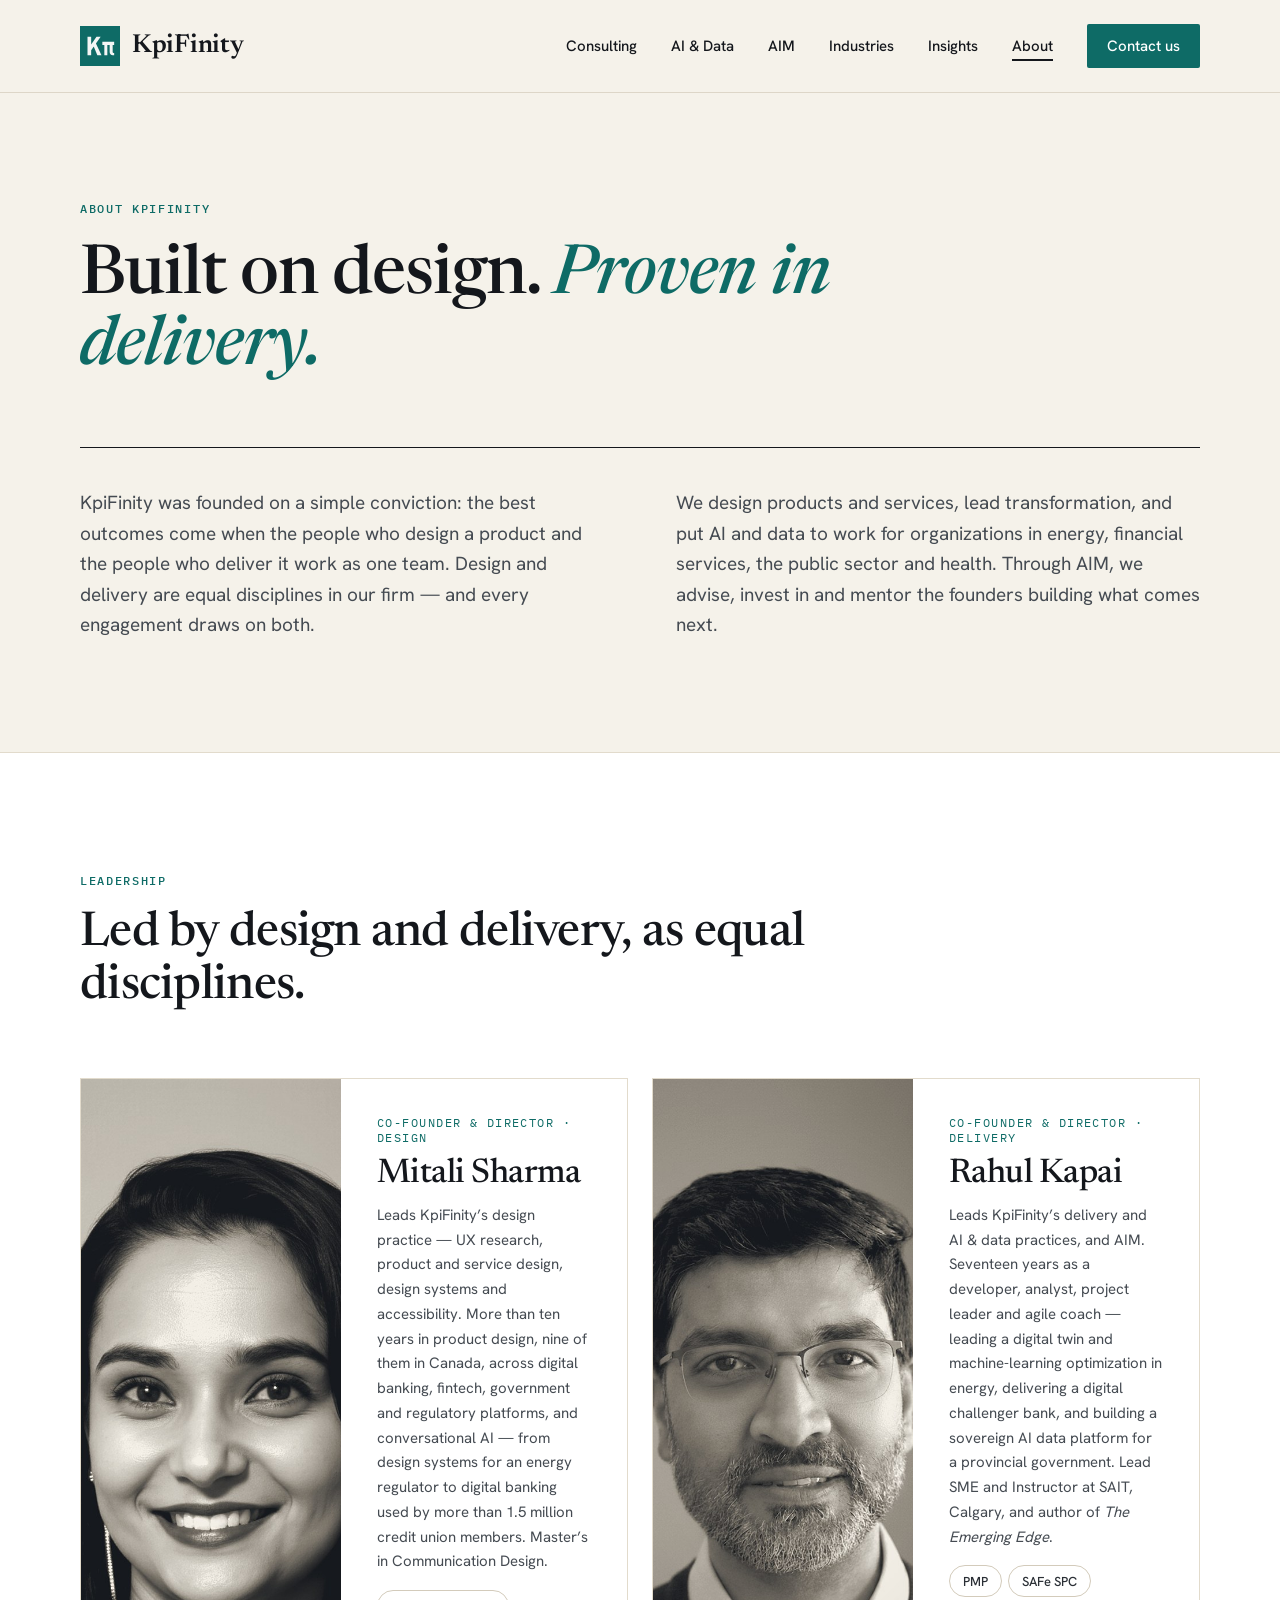
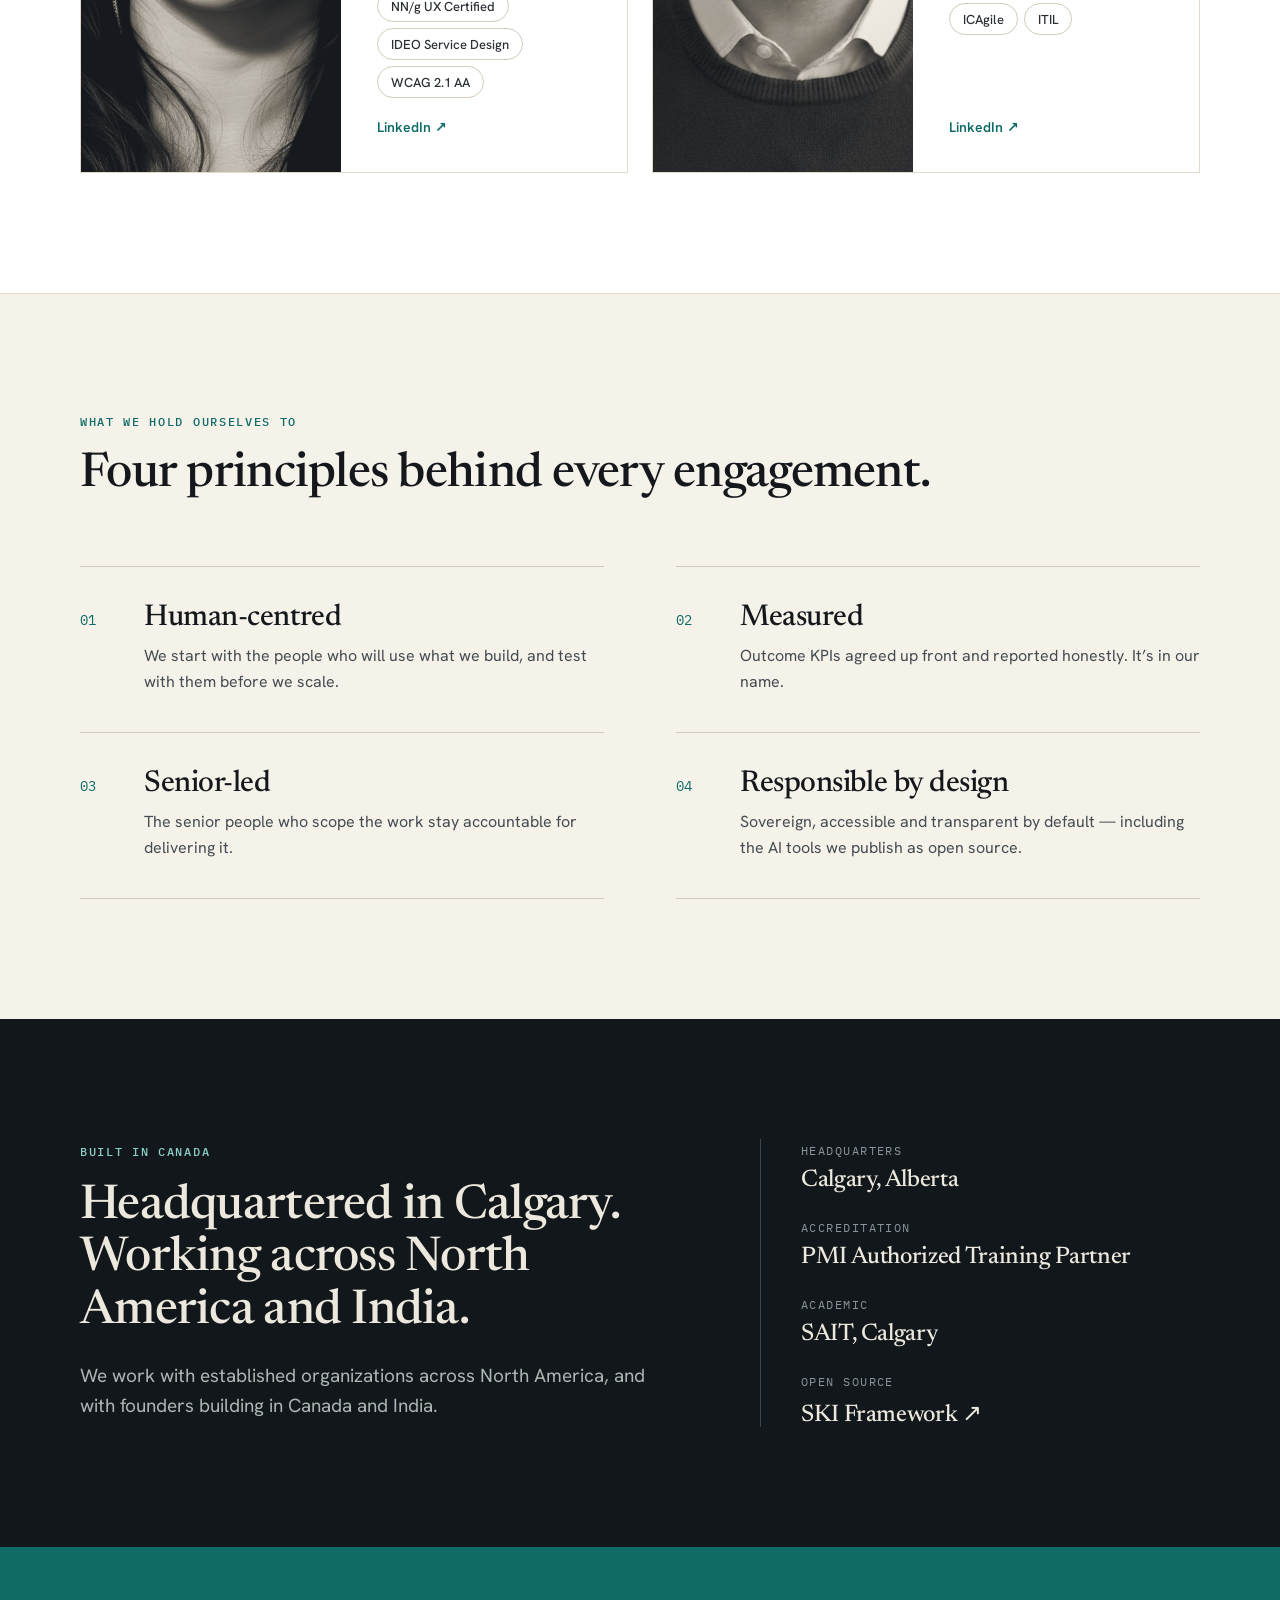
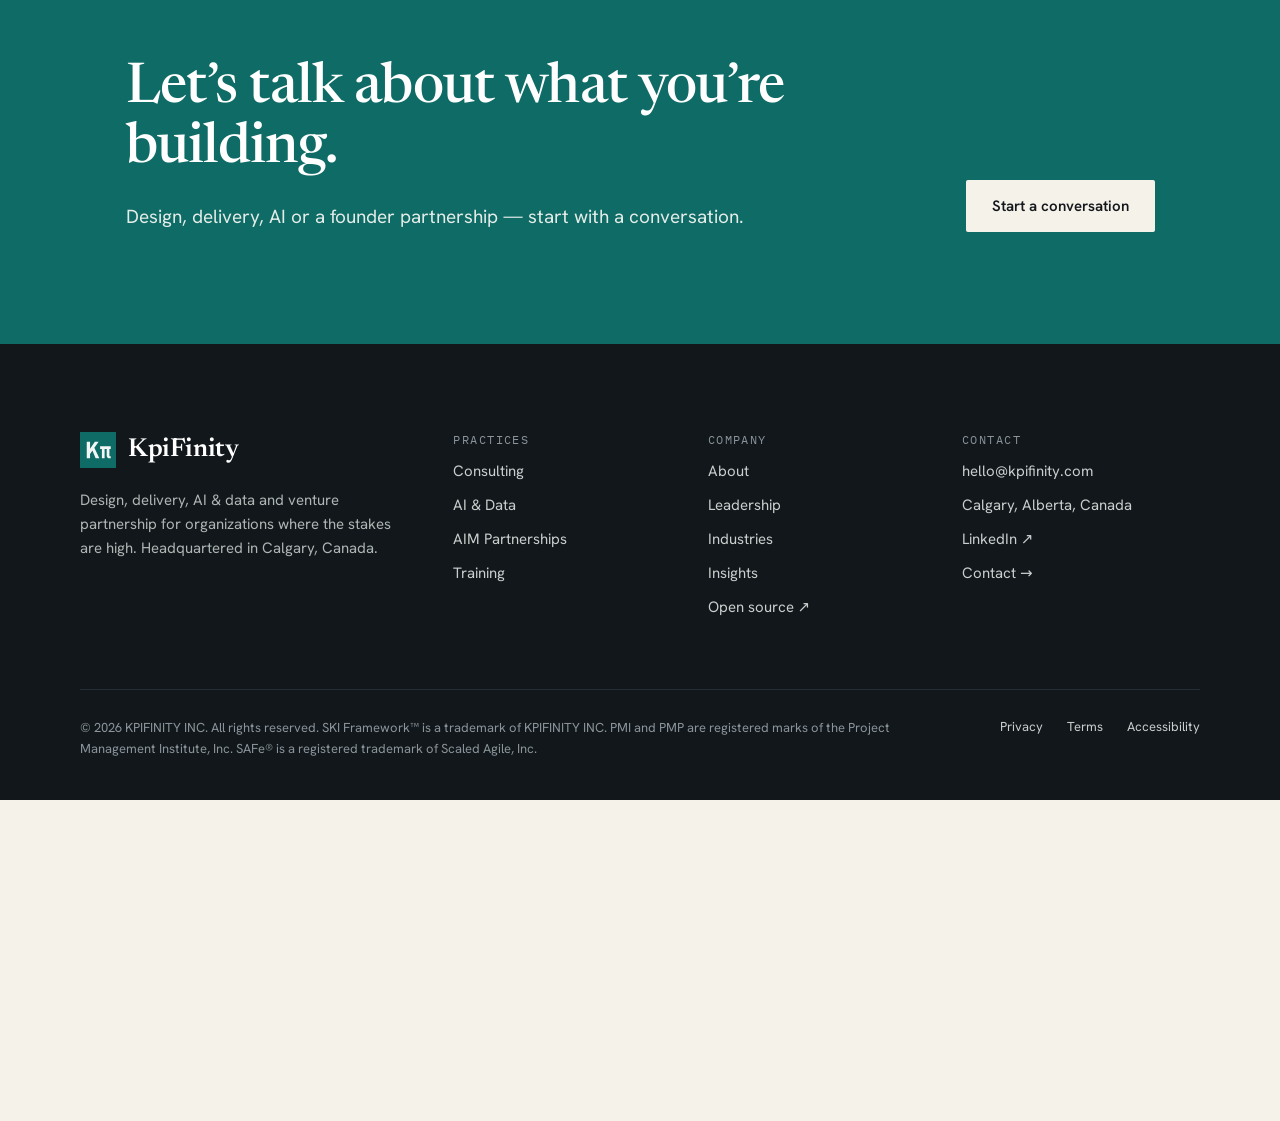
<file: firm.html>
<!doctype html>
<html lang="en-CA"><head><meta charset="utf-8"><title>Redirecting · KpiFinity</title>
<meta name="robots" content="noindex"><link rel="canonical" href="https://kpifinity.com/about.html">
<meta http-equiv="refresh" content="0; url=about.html"></head>
<body><p>This page has moved to <a href="about.html">https://kpifinity.com/about.html</a>.</p></body></html>
</file>
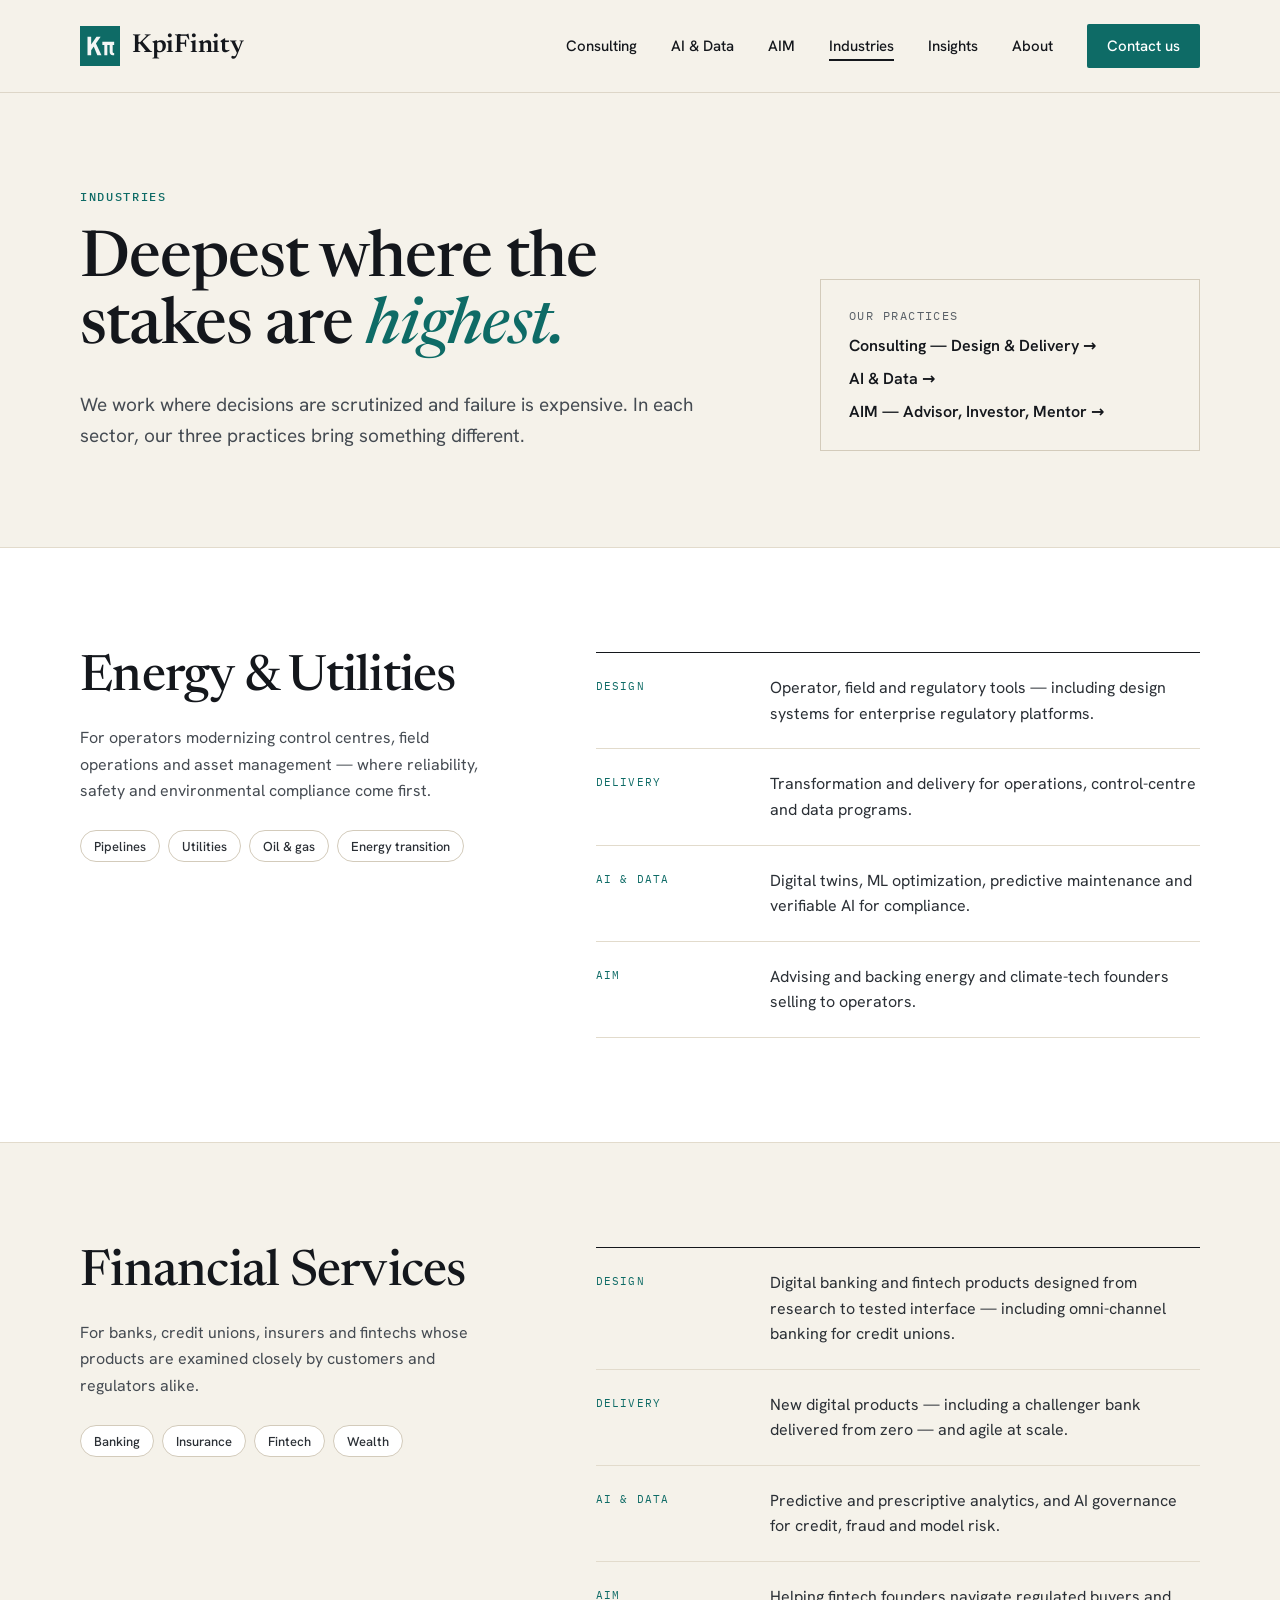
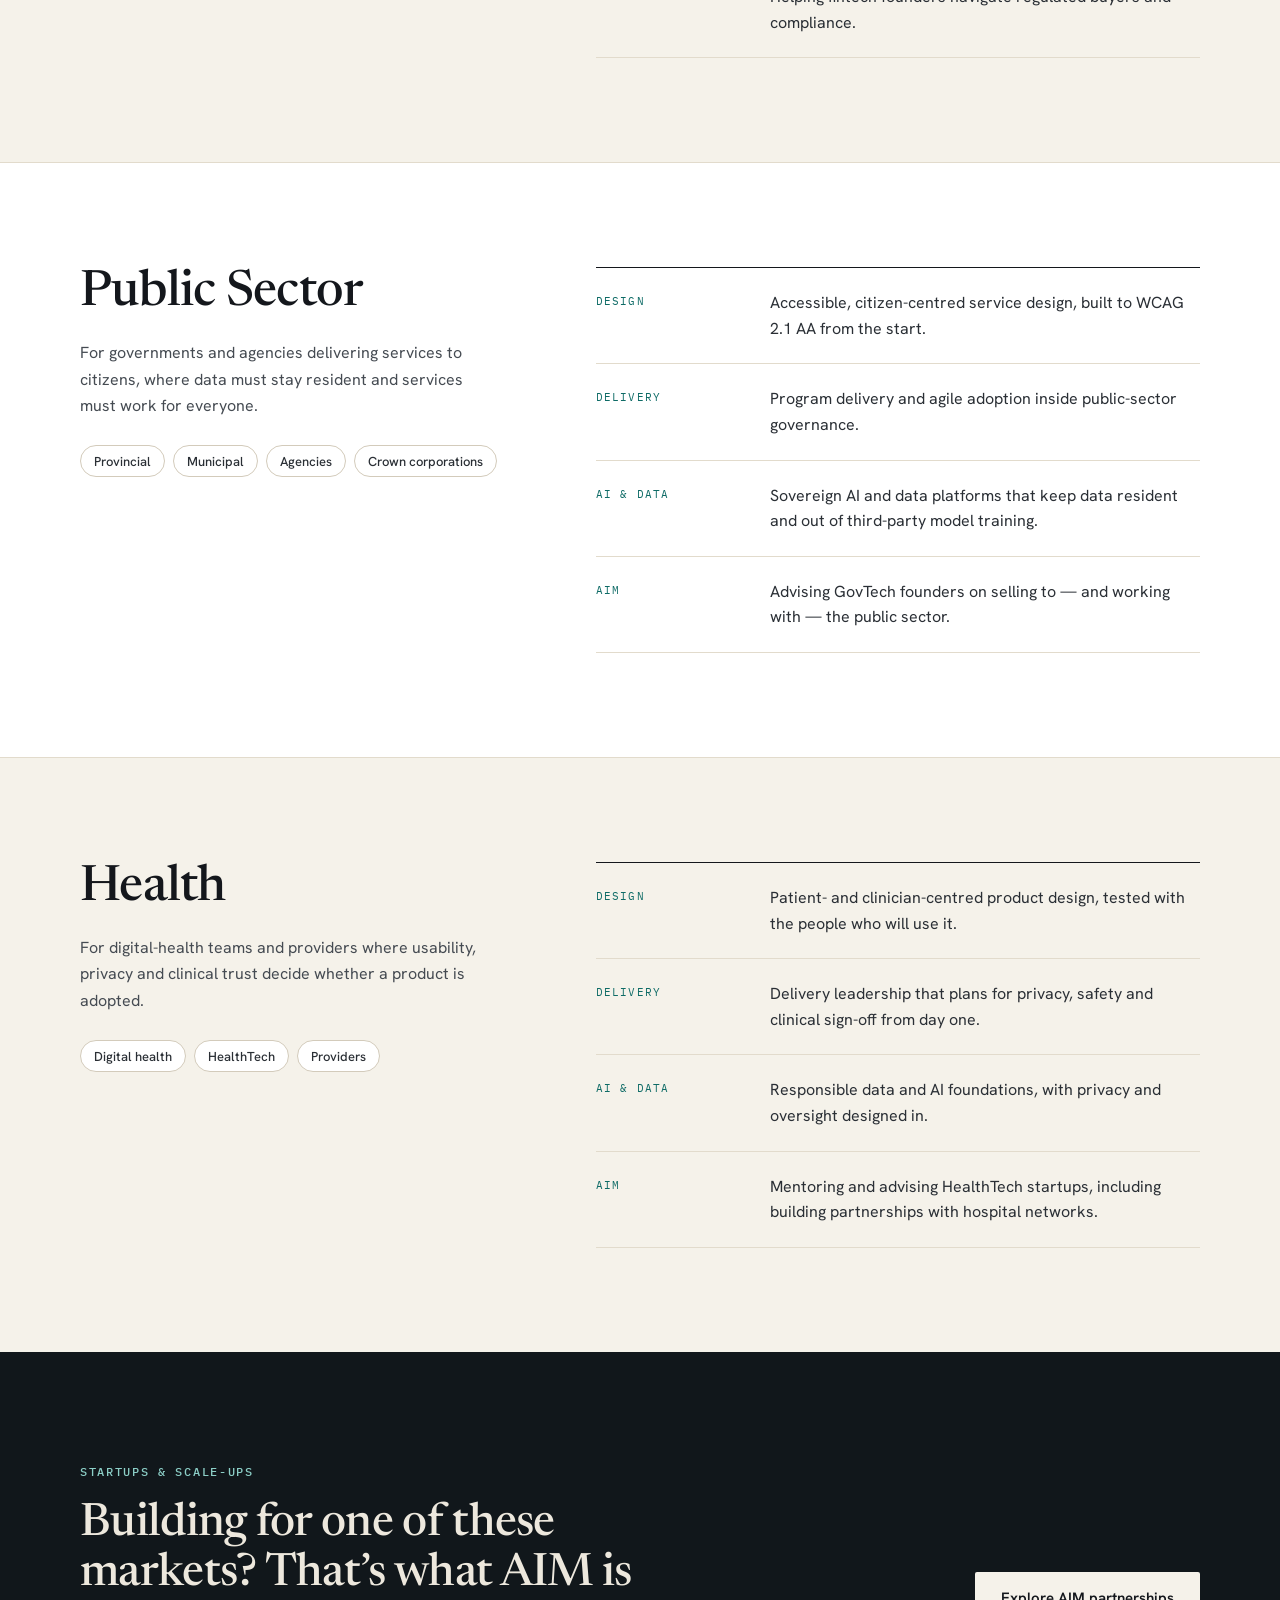
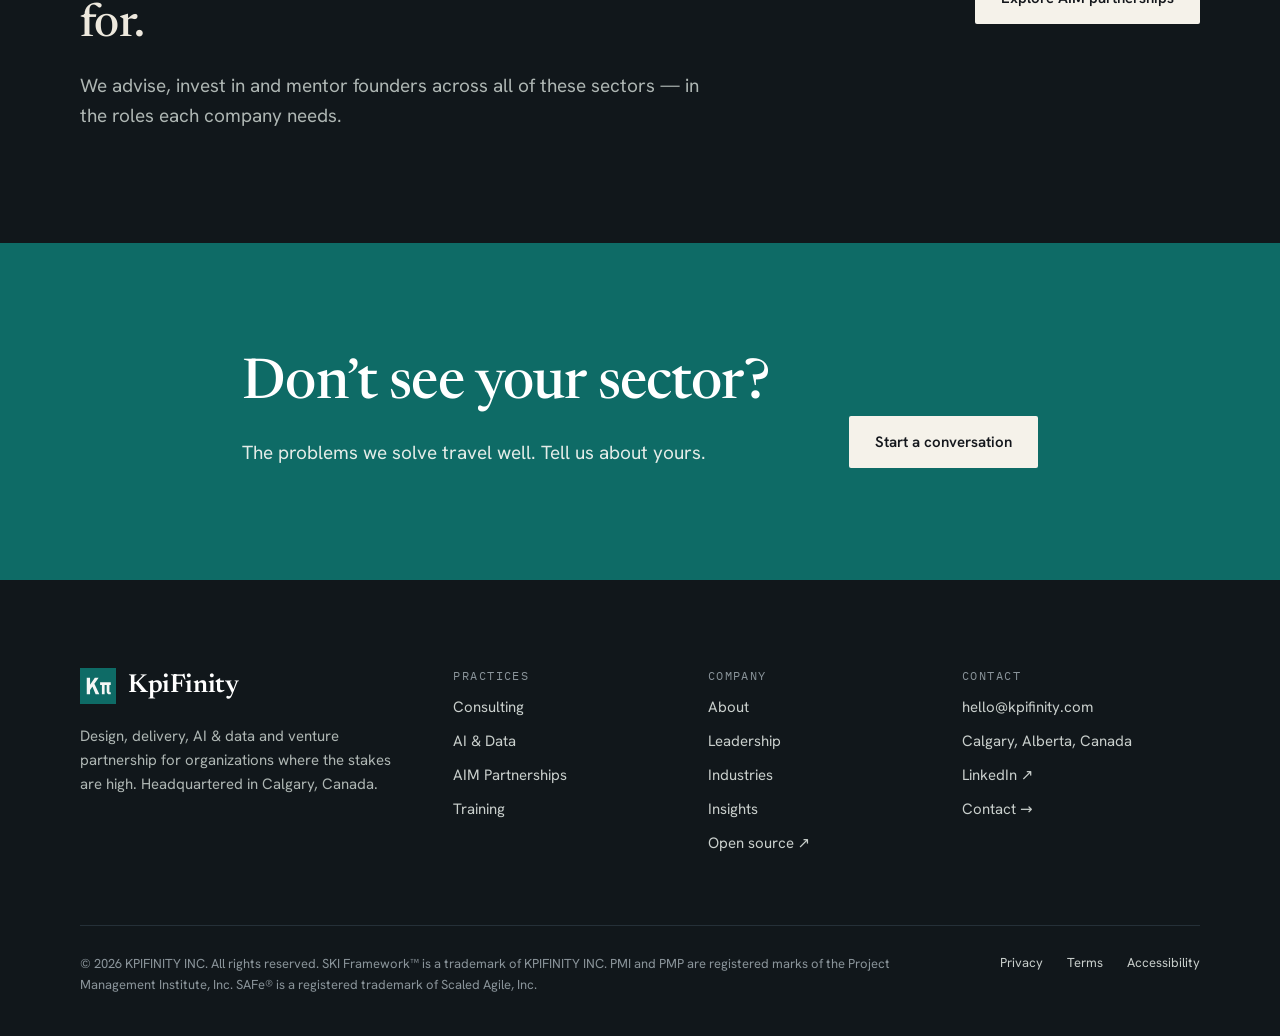
<file: industries.html>
<!doctype html>
<html lang="en-CA">
<head>
<meta charset="utf-8">
<meta name="viewport" content="width=device-width, initial-scale=1">
<title>Industries · KpiFinity</title>
<meta name="description" content="Energy and utilities, financial services, public sector and health — what our design, delivery, AI and AIM practices bring to each.">
<link rel="canonical" href="https://kpifinity.com/industries.html">
<meta name="theme-color" content="#11171B">
<meta property="og:type" content="website">
<meta property="og:site_name" content="KpiFinity">
<meta property="og:locale" content="en_CA">
<meta property="og:title" content="Industries · KpiFinity">
<meta property="og:description" content="Energy and utilities, financial services, public sector and health — what our design, delivery, AI and AIM practices bring to each.">
<meta property="og:url" content="https://kpifinity.com/industries.html">
<meta property="og:image" content="https://kpifinity.com/assets/img/og-image.png">
<meta property="og:image:width" content="1200">
<meta property="og:image:height" content="630">
<meta name="twitter:card" content="summary_large_image">
<link rel="icon" href="assets/img/favicon.svg" type="image/svg+xml">
<link rel="apple-touch-icon" href="assets/img/apple-touch-icon.png">
<link rel="preload" href="assets/fonts/newsreader.woff2" as="font" type="font/woff2" crossorigin>
<link rel="preload" href="assets/fonts/hanken-grotesk.woff2" as="font" type="font/woff2" crossorigin>
<link rel="stylesheet" href="assets/css/site.css">
<script src="assets/js/site.js" defer></script>
</head>
<body>
<a class="skip" href="#main">Skip to content</a>
<div class="page" style="display: flex; flex-direction: column; min-height: 100vh; background: #F5F2EA">
<header class="site-header" style="border-bottom: 1px solid #DDD6C8; flex-shrink: 0">
<div class="wrap" style="height: 92px; display: flex; align-items: center; justify-content: space-between">
<a href="index.html" aria-label="KpiFinity home" style="display: flex; align-items: center; gap: 12px; color: #14171C; text-decoration: none">
<svg width="40" height="40" viewBox="0 0 48 48" aria-hidden="true" style="display: block; flex-shrink: 0"><rect width="48" height="48" fill="#0E6B66"></rect><path fill="#F4F6F5" d="M9 13h4.4v22H9z M13.4 22.2 19.8 13h5L13.4 29.2z M16 23.4l3-2.8L25.8 35h-5z M26.8 19H41v3.8H26.8z M29.2 22.8h3.6V35h-3.6z M35.6 22.8h3.6v8.4c0 .8.4 1.2 1.2 1.2H41V35h-1.6c-2.4 0-3.8-1.4-3.8-3.8z"></path></svg>
<span class="serif" style="font-size: 26px; font-weight: 600; letter-spacing: -0.01em">KpiFinity</span>
</a>
<button class="nav-toggle" type="button" aria-label="Menu" aria-expanded="false" aria-controls="site-nav"><span></span><span></span></button>
<nav class="nav" id="site-nav" aria-label="Primary" style="display: flex; align-items: center; gap: 34px">
<a href="consulting.html">Consulting</a>
<a href="ai-data.html">AI &amp; Data</a>
<a href="aim.html">AIM</a>
<a href="industries.html" aria-current="page" style="text-decoration: underline; text-underline-offset: 8px; text-decoration-thickness: 2px">Industries</a>
<a href="insights.html">Insights</a>
<a href="about.html">About</a>
<a href="contact.html" class="btn btn-primary" style="height: 44px; padding: 0 20px; background: #0E6B66; color: #FFFFFF">Contact us</a>
</nav>
</div>
</header>
<main id="main">

<section style="padding: 96px 0 96px">
<div class="wrap" style="display: grid; grid-template-columns: minmax(0, 1fr) 380px; gap: 96px; align-items: end">
<div style="display: flex; flex-direction: column">
<span class="eyebrow">Industries</span>
<h1 class="serif" style="margin-top: 24px; font-size: 64px; line-height: 1.05">Deepest where the stakes are <em style="font-style: italic; color: #0E6B66">highest.</em></h1>
<p class="lead" style="margin-top: 28px">We work where decisions are scrutinized and failure is expensive. In each sector, our three practices bring something different.</p>
</div>
<div style="display: flex; flex-direction: column; gap: 12px; padding: 28px; border: 1px solid #D3CBBB">
<span class="mono" style="font-size: 12px; letter-spacing: 0.12em; color: #596067">OUR PRACTICES</span>
<a href="consulting.html" style="font-size: 16px; font-weight: 600; color: #14171C">Consulting — Design &amp; Delivery →</a>
<a href="ai-data.html" style="font-size: 16px; font-weight: 600; color: #14171C">AI &amp; Data →</a>
<a href="aim.html" style="font-size: 16px; font-weight: 600; color: #14171C">AIM — Advisor, Investor, Mentor →</a>
</div>
</div>
</section>
<section style="padding: 104px 0; background: #FFFFFF; border-top: 1px solid #E2DBCC; border-bottom: 1px solid #E2DBCC;">
<div class="wrap" style="display: grid; grid-template-columns: 420px minmax(0, 1fr); gap: 96px">
<div style="display: flex; flex-direction: column; gap: 20px">
<h2 class="serif" style="font-size: 50px; line-height: 1.06">Energy &amp; Utilities</h2>
<p class="body">For operators modernizing control centres, field operations and asset management — where reliability, safety and environmental compliance come first.</p>
<div style="display: flex; flex-wrap: wrap; gap: 8px; margin-top: 6px"><span class="chip">Pipelines</span><span class="chip">Utilities</span><span class="chip">Oil &amp; gas</span><span class="chip">Energy transition</span></div>
</div>
<div style="border-top: 1px solid #14171C"><div class="prow"><span>Design</span><p>Operator, field and regulatory tools — including design systems for enterprise regulatory platforms.</p></div><div class="prow"><span>Delivery</span><p>Transformation and delivery for operations, control-centre and data programs.</p></div><div class="prow"><span>AI &amp; Data</span><p>Digital twins, ML optimization, predictive maintenance and verifiable AI for compliance.</p></div><div class="prow"><span>AIM</span><p>Advising and backing energy and climate-tech founders selling to operators.</p></div></div>
</div>
</section>
<section style="padding: 104px 0; background: #F5F2EA; ">
<div class="wrap" style="display: grid; grid-template-columns: 420px minmax(0, 1fr); gap: 96px">
<div style="display: flex; flex-direction: column; gap: 20px">
<h2 class="serif" style="font-size: 50px; line-height: 1.06">Financial Services</h2>
<p class="body">For banks, credit unions, insurers and fintechs whose products are examined closely by customers and regulators alike.</p>
<div style="display: flex; flex-wrap: wrap; gap: 8px; margin-top: 6px"><span class="chip">Banking</span><span class="chip">Insurance</span><span class="chip">Fintech</span><span class="chip">Wealth</span></div>
</div>
<div style="border-top: 1px solid #14171C"><div class="prow"><span>Design</span><p>Digital banking and fintech products designed from research to tested interface — including omni-channel banking for credit unions.</p></div><div class="prow"><span>Delivery</span><p>New digital products — including a challenger bank delivered from zero — and agile at scale.</p></div><div class="prow"><span>AI &amp; Data</span><p>Predictive and prescriptive analytics, and AI governance for credit, fraud and model risk.</p></div><div class="prow"><span>AIM</span><p>Helping fintech founders navigate regulated buyers and compliance.</p></div></div>
</div>
</section>
<section style="padding: 104px 0; background: #FFFFFF; border-top: 1px solid #E2DBCC; border-bottom: 1px solid #E2DBCC;">
<div class="wrap" style="display: grid; grid-template-columns: 420px minmax(0, 1fr); gap: 96px">
<div style="display: flex; flex-direction: column; gap: 20px">
<h2 class="serif" style="font-size: 50px; line-height: 1.06">Public Sector</h2>
<p class="body">For governments and agencies delivering services to citizens, where data must stay resident and services must work for everyone.</p>
<div style="display: flex; flex-wrap: wrap; gap: 8px; margin-top: 6px"><span class="chip">Provincial</span><span class="chip">Municipal</span><span class="chip">Agencies</span><span class="chip">Crown corporations</span></div>
</div>
<div style="border-top: 1px solid #14171C"><div class="prow"><span>Design</span><p>Accessible, citizen-centred service design, built to WCAG 2.1 AA from the start.</p></div><div class="prow"><span>Delivery</span><p>Program delivery and agile adoption inside public-sector governance.</p></div><div class="prow"><span>AI &amp; Data</span><p>Sovereign AI and data platforms that keep data resident and out of third-party model training.</p></div><div class="prow"><span>AIM</span><p>Advising GovTech founders on selling to — and working with — the public sector.</p></div></div>
</div>
</section>
<section style="padding: 104px 0; background: #F5F2EA; ">
<div class="wrap" style="display: grid; grid-template-columns: 420px minmax(0, 1fr); gap: 96px">
<div style="display: flex; flex-direction: column; gap: 20px">
<h2 class="serif" style="font-size: 50px; line-height: 1.06">Health</h2>
<p class="body">For digital-health teams and providers where usability, privacy and clinical trust decide whether a product is adopted.</p>
<div style="display: flex; flex-wrap: wrap; gap: 8px; margin-top: 6px"><span class="chip">Digital health</span><span class="chip">HealthTech</span><span class="chip">Providers</span></div>
</div>
<div style="border-top: 1px solid #14171C"><div class="prow"><span>Design</span><p>Patient- and clinician-centred product design, tested with the people who will use it.</p></div><div class="prow"><span>Delivery</span><p>Delivery leadership that plans for privacy, safety and clinical sign-off from day one.</p></div><div class="prow"><span>AI &amp; Data</span><p>Responsible data and AI foundations, with privacy and oversight designed in.</p></div><div class="prow"><span>AIM</span><p>Mentoring and advising HealthTech startups, including building partnerships with hospital networks.</p></div></div>
</div>
</section>
<section class="dark" style="padding: 112px 0; background: #11171B; color: #EDE8DD">
<div class="wrap" style="display: grid; grid-template-columns: minmax(0, 1fr) 400px; gap: 96px; align-items: center">
<div style="display: flex; flex-direction: column; gap: 20px">
<span class="eyebrow">Startups &amp; scale-ups</span>
<h2 class="serif" style="font-size: 46px; line-height: 1.1">Building for one of these markets? That’s what AIM is for.</h2>
<p class="lead">We advise, invest in and mentor founders across all of these sectors — in the roles each company needs.</p>
</div>
<a href="aim.html" class="btn btn-light" style="justify-self: end">Explore AIM partnerships</a>
</div>
</section>

<section class="dark" style="flex-grow: 1; display: flex; align-items: center; padding: 112px 0; background: #0E6B66; color: #FFFFFF">
<div class="wrap" style="display: flex; justify-content: space-between; align-items: flex-end; gap: 80px">
<div style="display: flex; flex-direction: column; gap: 22px; width: 100%; max-width: 760px">
<h2 class="serif" style="font-size: 56px; line-height: 1.08">Don’t see your sector?</h2>
<p style="font-size: 19px; line-height: 1.6; color: #E4ECE8">The problems we solve travel well. Tell us about yours.</p>
</div>
<div style="display: flex; gap: 14px; flex-shrink: 0">
<a href="contact.html" class="btn btn-light">Start a conversation</a>
</div>
</div>
</section>

</main>
<footer class="footer" style="background: #11171B; color: #C9CFCC; padding: 88px 0 40px; flex-shrink: 0">
<div class="wrap">
<div style="display: grid; grid-template-columns: 1.6fr 1fr 1fr 1.2fr; gap: 56px">
<div style="display: flex; flex-direction: column; gap: 20px">
<span style="display: flex; align-items: center; gap: 12px"><svg width="36" height="36" viewBox="0 0 48 48" aria-hidden="true" style="display: block; flex-shrink: 0"><rect width="48" height="48" fill="#0E6B66"></rect><path fill="#F4F6F5" d="M9 13h4.4v22H9z M13.4 22.2 19.8 13h5L13.4 29.2z M16 23.4l3-2.8L25.8 35h-5z M26.8 19H41v3.8H26.8z M29.2 22.8h3.6V35h-3.6z M35.6 22.8h3.6v8.4c0 .8.4 1.2 1.2 1.2H41V35h-1.6c-2.4 0-3.8-1.4-3.8-3.8z"></path></svg><span class="serif" style="font-size: 26px; font-weight: 600; color: #FFFFFF">KpiFinity</span></span>
<p style="font-size: 15px; line-height: 1.6; color: #AEB6B3; width: 100%; max-width: 320px">Design, delivery, AI &amp; data and venture partnership for organizations where the stakes are high. Headquartered in Calgary, Canada.</p>
</div>
<div style="display: flex; flex-direction: column; gap: 14px">
<span class="mono" style="font-size: 12px; letter-spacing: 0.12em; color: #8A949A">PRACTICES</span>
<a href="consulting.html">Consulting</a><a href="ai-data.html">AI &amp; Data</a><a href="aim.html">AIM Partnerships</a><a href="consulting.html#training">Training</a>
</div>
<div style="display: flex; flex-direction: column; gap: 14px">
<span class="mono" style="font-size: 12px; letter-spacing: 0.12em; color: #8A949A">COMPANY</span>
<a href="about.html">About</a><a href="about.html#leadership">Leadership</a><a href="industries.html">Industries</a><a href="insights.html">Insights</a><a href="https://skiframework.org">Open source ↗</a>
</div>
<div style="display: flex; flex-direction: column; gap: 14px">
<span class="mono" style="font-size: 12px; letter-spacing: 0.12em; color: #8A949A">CONTACT</span>
<a href="mailto:hello@kpifinity.com">hello@kpifinity.com</a><span style="font-size: 15px">Calgary, Alberta, Canada</span><a href="https://www.linkedin.com/company/kpifinity/">LinkedIn ↗</a><a href="contact.html">Contact →</a>
</div>
</div>
<div style="margin-top: 72px; padding-top: 28px; border-top: 1px solid #253038; display: flex; justify-content: space-between; font-size: 13px; color: #8A949A">
<span style="width: 100%; max-width: 860px; line-height: 1.6">© 2026 KPIFINITY INC. All rights reserved. SKI Framework™ is a trademark of KPIFINITY INC. PMI and PMP are registered marks of the Project Management Institute, Inc. SAFe® is a registered trademark of Scaled Agile, Inc.</span>
<span style="display: flex; gap: 24px"><a href="legal.html#privacy" style="font-size: 13px">Privacy</a><a href="legal.html#terms" style="font-size: 13px">Terms</a><a href="legal.html#accessibility" style="font-size: 13px">Accessibility</a></span>
</div>
</div>
</footer>
</div>
</body>
</html>
</file>
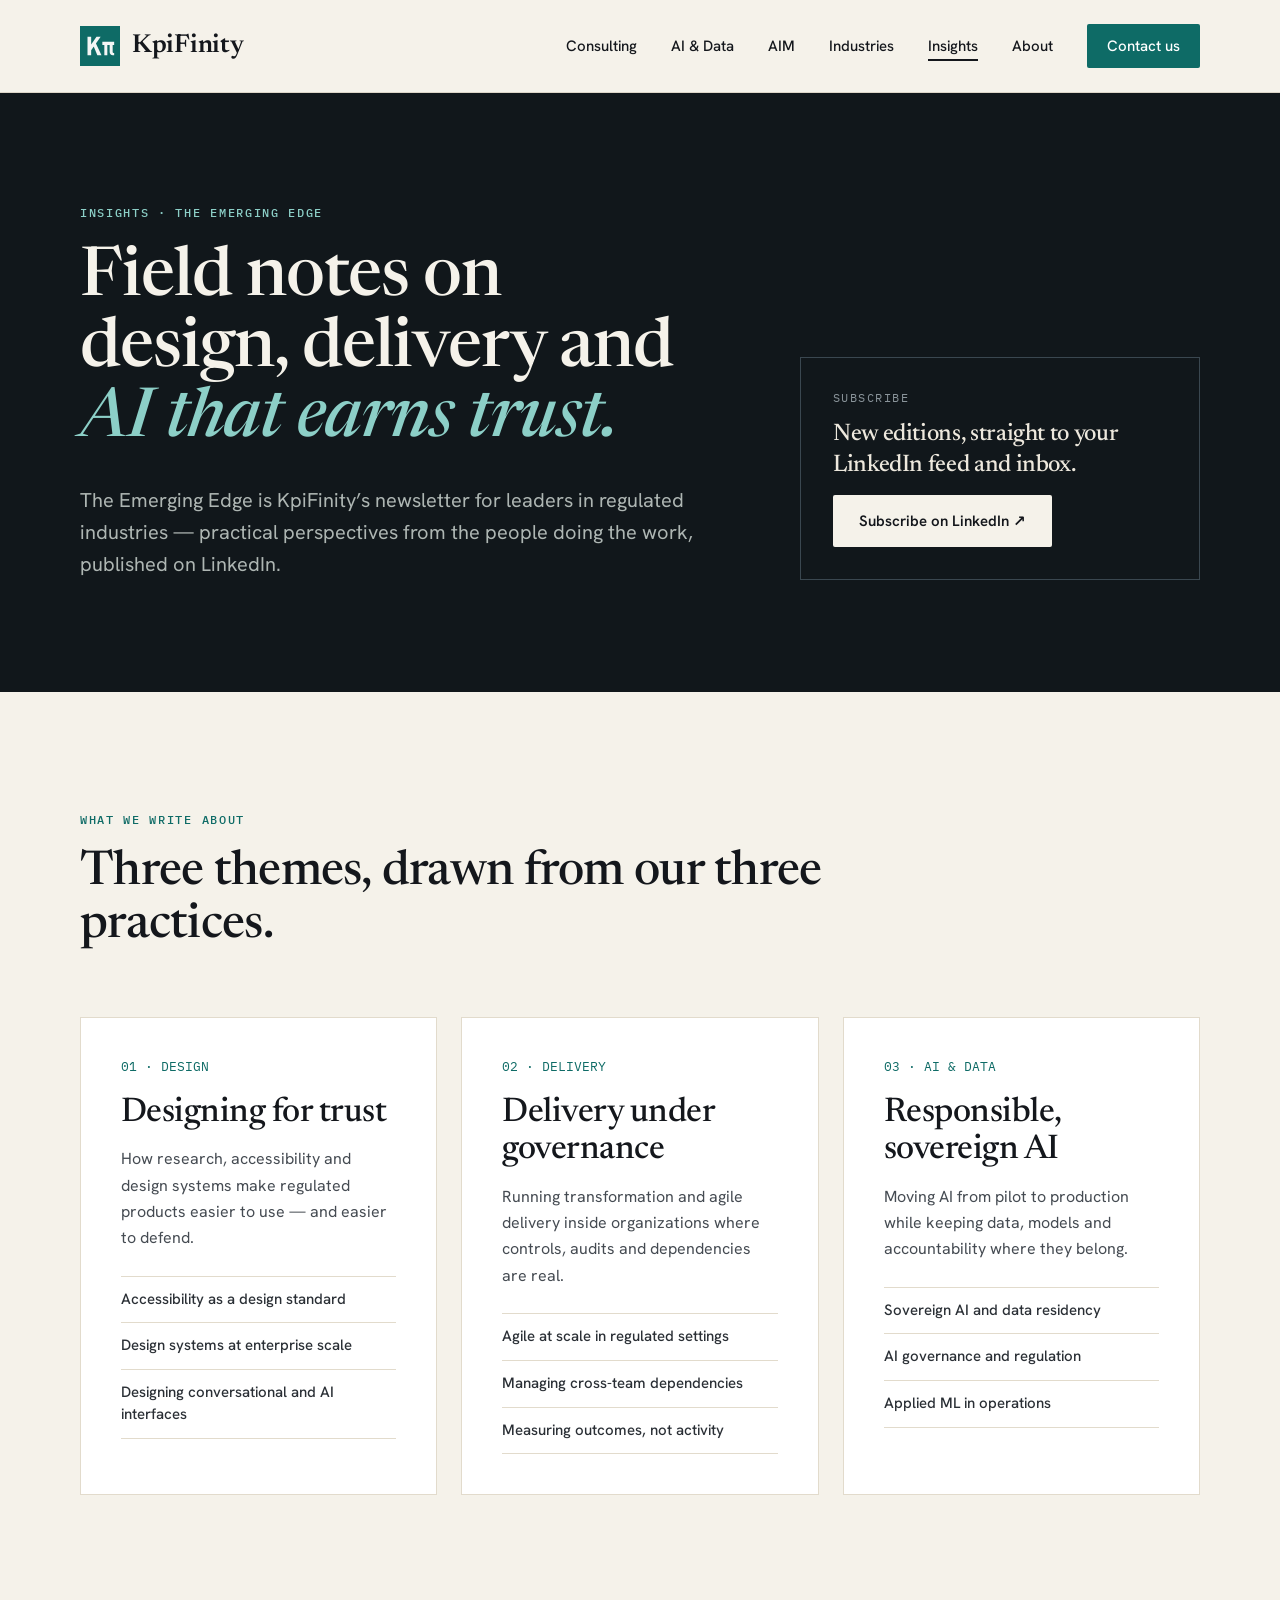
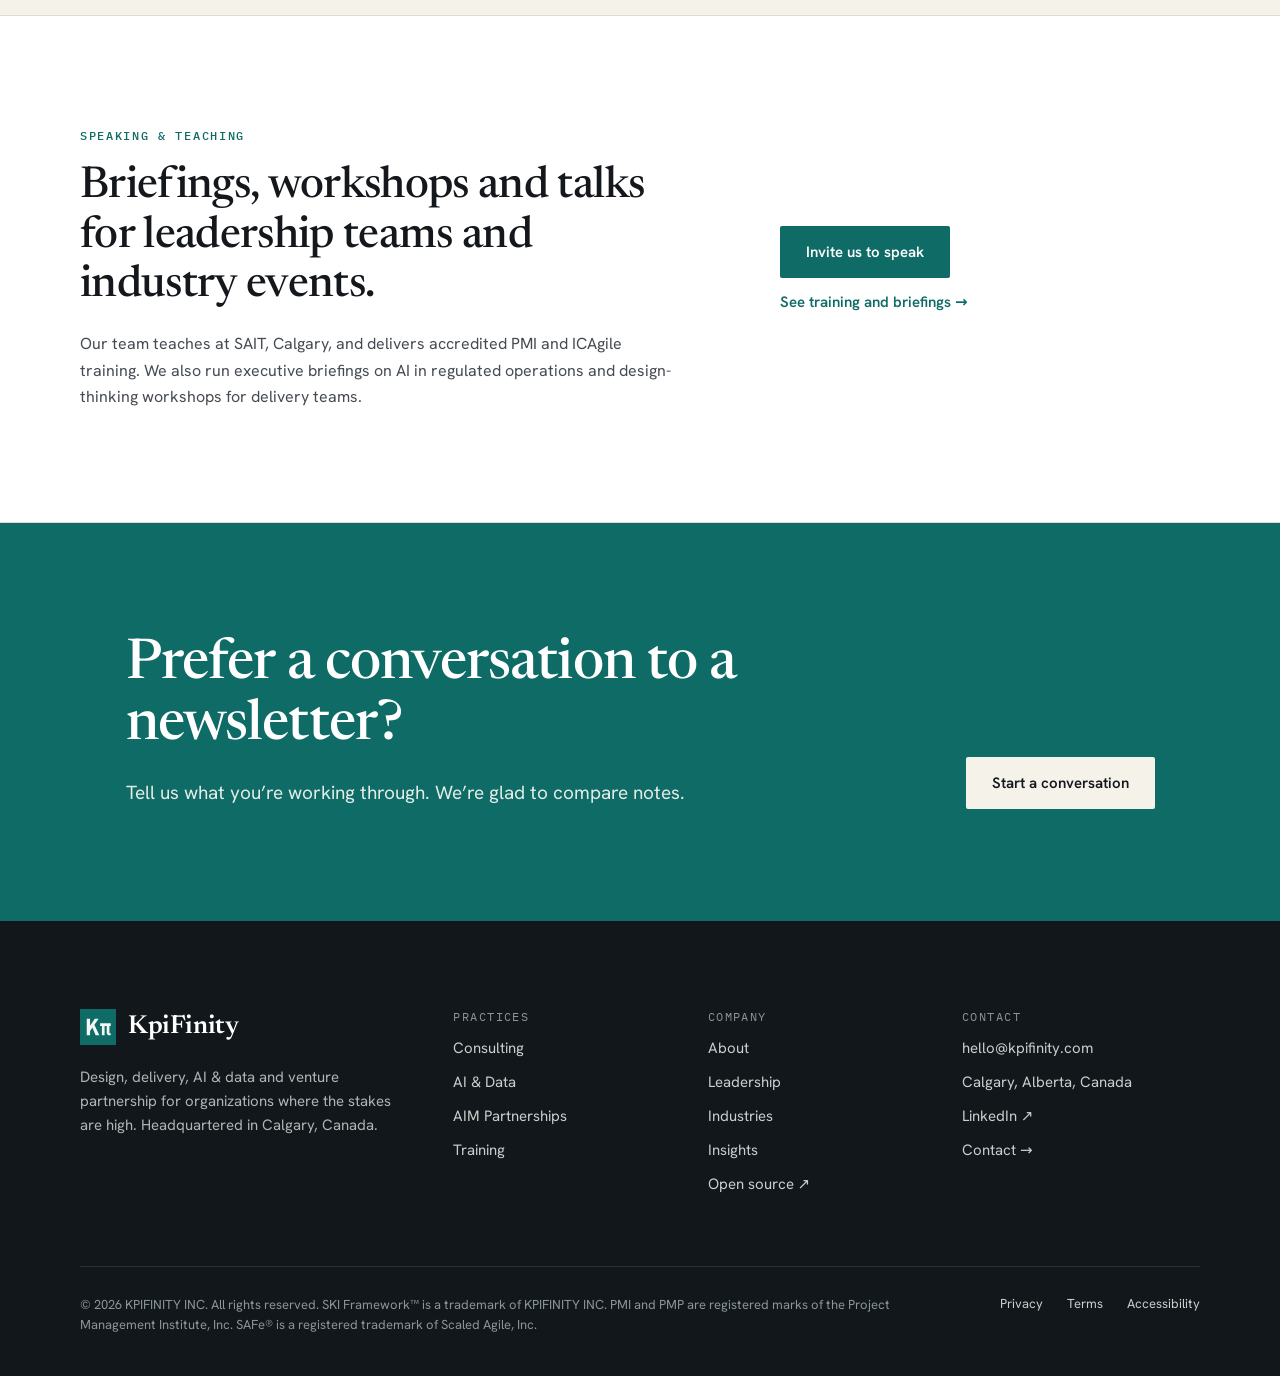
<file: insights.html>
<!doctype html>
<html lang="en-CA">
<head>
<meta charset="utf-8">
<meta name="viewport" content="width=device-width, initial-scale=1">
<title>Insights — The Emerging Edge · KpiFinity</title>
<meta name="description" content="Field notes on design, delivery and AI in regulated industries, from The Emerging Edge newsletter.">
<link rel="canonical" href="https://kpifinity.com/insights.html">
<meta name="theme-color" content="#11171B">
<meta property="og:type" content="website">
<meta property="og:site_name" content="KpiFinity">
<meta property="og:locale" content="en_CA">
<meta property="og:title" content="Insights — The Emerging Edge · KpiFinity">
<meta property="og:description" content="Field notes on design, delivery and AI in regulated industries, from The Emerging Edge newsletter.">
<meta property="og:url" content="https://kpifinity.com/insights.html">
<meta property="og:image" content="https://kpifinity.com/assets/img/og-image.png">
<meta property="og:image:width" content="1200">
<meta property="og:image:height" content="630">
<meta name="twitter:card" content="summary_large_image">
<link rel="icon" href="assets/img/favicon.svg" type="image/svg+xml">
<link rel="apple-touch-icon" href="assets/img/apple-touch-icon.png">
<link rel="preload" href="assets/fonts/newsreader.woff2" as="font" type="font/woff2" crossorigin>
<link rel="preload" href="assets/fonts/hanken-grotesk.woff2" as="font" type="font/woff2" crossorigin>
<link rel="stylesheet" href="assets/css/site.css">
<script src="assets/js/site.js" defer></script>
</head>
<body>
<a class="skip" href="#main">Skip to content</a>
<div class="page" style="display: flex; flex-direction: column; min-height: 100vh; background: #F5F2EA">
<header class="site-header" style="border-bottom: 1px solid #DDD6C8; flex-shrink: 0">
<div class="wrap" style="height: 92px; display: flex; align-items: center; justify-content: space-between">
<a href="index.html" aria-label="KpiFinity home" style="display: flex; align-items: center; gap: 12px; color: #14171C; text-decoration: none">
<svg width="40" height="40" viewBox="0 0 48 48" aria-hidden="true" style="display: block; flex-shrink: 0"><rect width="48" height="48" fill="#0E6B66"></rect><path fill="#F4F6F5" d="M9 13h4.4v22H9z M13.4 22.2 19.8 13h5L13.4 29.2z M16 23.4l3-2.8L25.8 35h-5z M26.8 19H41v3.8H26.8z M29.2 22.8h3.6V35h-3.6z M35.6 22.8h3.6v8.4c0 .8.4 1.2 1.2 1.2H41V35h-1.6c-2.4 0-3.8-1.4-3.8-3.8z"></path></svg>
<span class="serif" style="font-size: 26px; font-weight: 600; letter-spacing: -0.01em">KpiFinity</span>
</a>
<button class="nav-toggle" type="button" aria-label="Menu" aria-expanded="false" aria-controls="site-nav"><span></span><span></span></button>
<nav class="nav" id="site-nav" aria-label="Primary" style="display: flex; align-items: center; gap: 34px">
<a href="consulting.html">Consulting</a>
<a href="ai-data.html">AI &amp; Data</a>
<a href="aim.html">AIM</a>
<a href="industries.html">Industries</a>
<a href="insights.html" aria-current="page" style="text-decoration: underline; text-underline-offset: 8px; text-decoration-thickness: 2px">Insights</a>
<a href="about.html">About</a>
<a href="contact.html" class="btn btn-primary" style="height: 44px; padding: 0 20px; background: #0E6B66; color: #FFFFFF">Contact us</a>
</nav>
</div>
</header>
<main id="main">

<section class="dark" style="background: #11171B; color: #EDE8DD; padding: 112px 0">
<div class="wrap" style="display: grid; grid-template-columns: minmax(0, 1fr) 400px; gap: 96px; align-items: end">
<div style="display: flex; flex-direction: column">
<span class="eyebrow">Insights · The Emerging Edge</span>
<h1 class="serif" style="margin-top: 24px; font-size: 68px; line-height: 1.04; color: #F5F2EA">Field notes on design, delivery and <em style="font-style: italic; color: #8CCFC7">AI that earns trust.</em></h1>
<p style="margin-top: 28px; width: 100%; max-width: 680px; font-size: 20px; line-height: 1.6; color: #AEB6B3">The Emerging Edge is KpiFinity’s newsletter for leaders in regulated industries — practical perspectives from the people doing the work, published on LinkedIn.</p>
</div>
<div style="display: flex; flex-direction: column; gap: 14px; padding: 32px; border: 1px solid #3A4750">
<span class="mono" style="font-size: 12px; letter-spacing: 0.12em; color: #8A949A">SUBSCRIBE</span>
<p class="serif" style="font-size: 24px; line-height: 1.3">New editions, straight to your LinkedIn feed and inbox.</p>
<a href="https://www.linkedin.com/build-relation/newsletter-follow?entityUrn=7292278568582008832" class="btn btn-light" style="align-self: flex-start">Subscribe on LinkedIn ↗</a>
</div>
</div>
</section>

<section style="padding: 120px 0">
<div class="wrap">
<div style="display: flex; flex-direction: column; gap: 20px; width: 100%; max-width: 860px">
<span class="eyebrow">What we write about</span>
<h2 class="serif" style="font-size: 48px; line-height: 1.1">Three themes, drawn from our three practices.</h2>
</div>
<div style="margin-top: 64px; display: grid; grid-template-columns: repeat(3, minmax(0, 1fr)); gap: 24px">
<div class="card" style="padding: 40px; display: flex; flex-direction: column">
<span class="mono" style="font-size: 13px; color: #0E6B66">01 · DESIGN</span>
<h3 class="serif" style="margin-top: 20px; font-size: 34px; line-height: 1.1">Designing for trust</h3>
<p class="body" style="margin-top: 14px">How research, accessibility and design systems make regulated products easier to use — and easier to defend.</p>
<ul class="list" style="margin-top: 24px; border-top: 1px solid #E2DBCC"><li>Accessibility as a design standard</li><li>Design systems at enterprise scale</li><li>Designing conversational and AI interfaces</li></ul>
</div>
<div class="card" style="padding: 40px; display: flex; flex-direction: column">
<span class="mono" style="font-size: 13px; color: #0E6B66">02 · DELIVERY</span>
<h3 class="serif" style="margin-top: 20px; font-size: 34px; line-height: 1.1">Delivery under governance</h3>
<p class="body" style="margin-top: 14px">Running transformation and agile delivery inside organizations where controls, audits and dependencies are real.</p>
<ul class="list" style="margin-top: 24px; border-top: 1px solid #E2DBCC"><li>Agile at scale in regulated settings</li><li>Managing cross-team dependencies</li><li>Measuring outcomes, not activity</li></ul>
</div>
<div class="card" style="padding: 40px; display: flex; flex-direction: column">
<span class="mono" style="font-size: 13px; color: #0E6B66">03 · AI &amp; DATA</span>
<h3 class="serif" style="margin-top: 20px; font-size: 34px; line-height: 1.1">Responsible, sovereign AI</h3>
<p class="body" style="margin-top: 14px">Moving AI from pilot to production while keeping data, models and accountability where they belong.</p>
<ul class="list" style="margin-top: 24px; border-top: 1px solid #E2DBCC"><li>Sovereign AI and data residency</li><li>AI governance and regulation</li><li>Applied ML in operations</li></ul>
</div>
</div>
</div>
</section>

<section style="padding: 112px 0; background: #FFFFFF; border-top: 1px solid #E2DBCC; border-bottom: 1px solid #E2DBCC">
<div class="wrap" style="display: grid; grid-template-columns: minmax(0, 1fr) 420px; gap: 96px; align-items: center">
<div style="display: flex; flex-direction: column; gap: 20px">
<span class="eyebrow">Speaking &amp; teaching</span>
<h2 class="serif" style="font-size: 44px; line-height: 1.12">Briefings, workshops and talks for leadership teams and industry events.</h2>
<p class="body">Our team teaches at SAIT, Calgary, and delivers accredited PMI and ICAgile training. We also run executive briefings on AI in regulated operations and design-thinking workshops for delivery teams.</p>
</div>
<div style="display: flex; flex-direction: column; gap: 14px">
<a href="contact.html" class="btn btn-primary" style="background: #0E6B66; align-self: flex-start">Invite us to speak</a>
<a href="consulting.html#training" style="font-weight: 600; font-size: 15px; color: #0E6B66">See training and briefings →</a>
</div>
</div>
</section>

<section class="dark" style="flex-grow: 1; display: flex; align-items: center; padding: 112px 0; background: #0E6B66; color: #FFFFFF">
<div class="wrap" style="display: flex; justify-content: space-between; align-items: flex-end; gap: 80px">
<div style="display: flex; flex-direction: column; gap: 22px; width: 100%; max-width: 760px">
<h2 class="serif" style="font-size: 56px; line-height: 1.08">Prefer a conversation to a newsletter?</h2>
<p style="font-size: 19px; line-height: 1.6; color: #E4ECE8">Tell us what you’re working through. We’re glad to compare notes.</p>
</div>
<div style="display: flex; gap: 14px; flex-shrink: 0">
<a href="contact.html" class="btn btn-light">Start a conversation</a>
</div>
</div>
</section>

</main>
<footer class="footer" style="background: #11171B; color: #C9CFCC; padding: 88px 0 40px; flex-shrink: 0">
<div class="wrap">
<div style="display: grid; grid-template-columns: 1.6fr 1fr 1fr 1.2fr; gap: 56px">
<div style="display: flex; flex-direction: column; gap: 20px">
<span style="display: flex; align-items: center; gap: 12px"><svg width="36" height="36" viewBox="0 0 48 48" aria-hidden="true" style="display: block; flex-shrink: 0"><rect width="48" height="48" fill="#0E6B66"></rect><path fill="#F4F6F5" d="M9 13h4.4v22H9z M13.4 22.2 19.8 13h5L13.4 29.2z M16 23.4l3-2.8L25.8 35h-5z M26.8 19H41v3.8H26.8z M29.2 22.8h3.6V35h-3.6z M35.6 22.8h3.6v8.4c0 .8.4 1.2 1.2 1.2H41V35h-1.6c-2.4 0-3.8-1.4-3.8-3.8z"></path></svg><span class="serif" style="font-size: 26px; font-weight: 600; color: #FFFFFF">KpiFinity</span></span>
<p style="font-size: 15px; line-height: 1.6; color: #AEB6B3; width: 100%; max-width: 320px">Design, delivery, AI &amp; data and venture partnership for organizations where the stakes are high. Headquartered in Calgary, Canada.</p>
</div>
<div style="display: flex; flex-direction: column; gap: 14px">
<span class="mono" style="font-size: 12px; letter-spacing: 0.12em; color: #8A949A">PRACTICES</span>
<a href="consulting.html">Consulting</a><a href="ai-data.html">AI &amp; Data</a><a href="aim.html">AIM Partnerships</a><a href="consulting.html#training">Training</a>
</div>
<div style="display: flex; flex-direction: column; gap: 14px">
<span class="mono" style="font-size: 12px; letter-spacing: 0.12em; color: #8A949A">COMPANY</span>
<a href="about.html">About</a><a href="about.html#leadership">Leadership</a><a href="industries.html">Industries</a><a href="insights.html">Insights</a><a href="https://skiframework.org">Open source ↗</a>
</div>
<div style="display: flex; flex-direction: column; gap: 14px">
<span class="mono" style="font-size: 12px; letter-spacing: 0.12em; color: #8A949A">CONTACT</span>
<a href="mailto:hello@kpifinity.com">hello@kpifinity.com</a><span style="font-size: 15px">Calgary, Alberta, Canada</span><a href="https://www.linkedin.com/company/kpifinity/">LinkedIn ↗</a><a href="contact.html">Contact →</a>
</div>
</div>
<div style="margin-top: 72px; padding-top: 28px; border-top: 1px solid #253038; display: flex; justify-content: space-between; font-size: 13px; color: #8A949A">
<span style="width: 100%; max-width: 860px; line-height: 1.6">© 2026 KPIFINITY INC. All rights reserved. SKI Framework™ is a trademark of KPIFINITY INC. PMI and PMP are registered marks of the Project Management Institute, Inc. SAFe® is a registered trademark of Scaled Agile, Inc.</span>
<span style="display: flex; gap: 24px"><a href="legal.html#privacy" style="font-size: 13px">Privacy</a><a href="legal.html#terms" style="font-size: 13px">Terms</a><a href="legal.html#accessibility" style="font-size: 13px">Accessibility</a></span>
</div>
</div>
</footer>
</div>
</body>
</html>
</file>
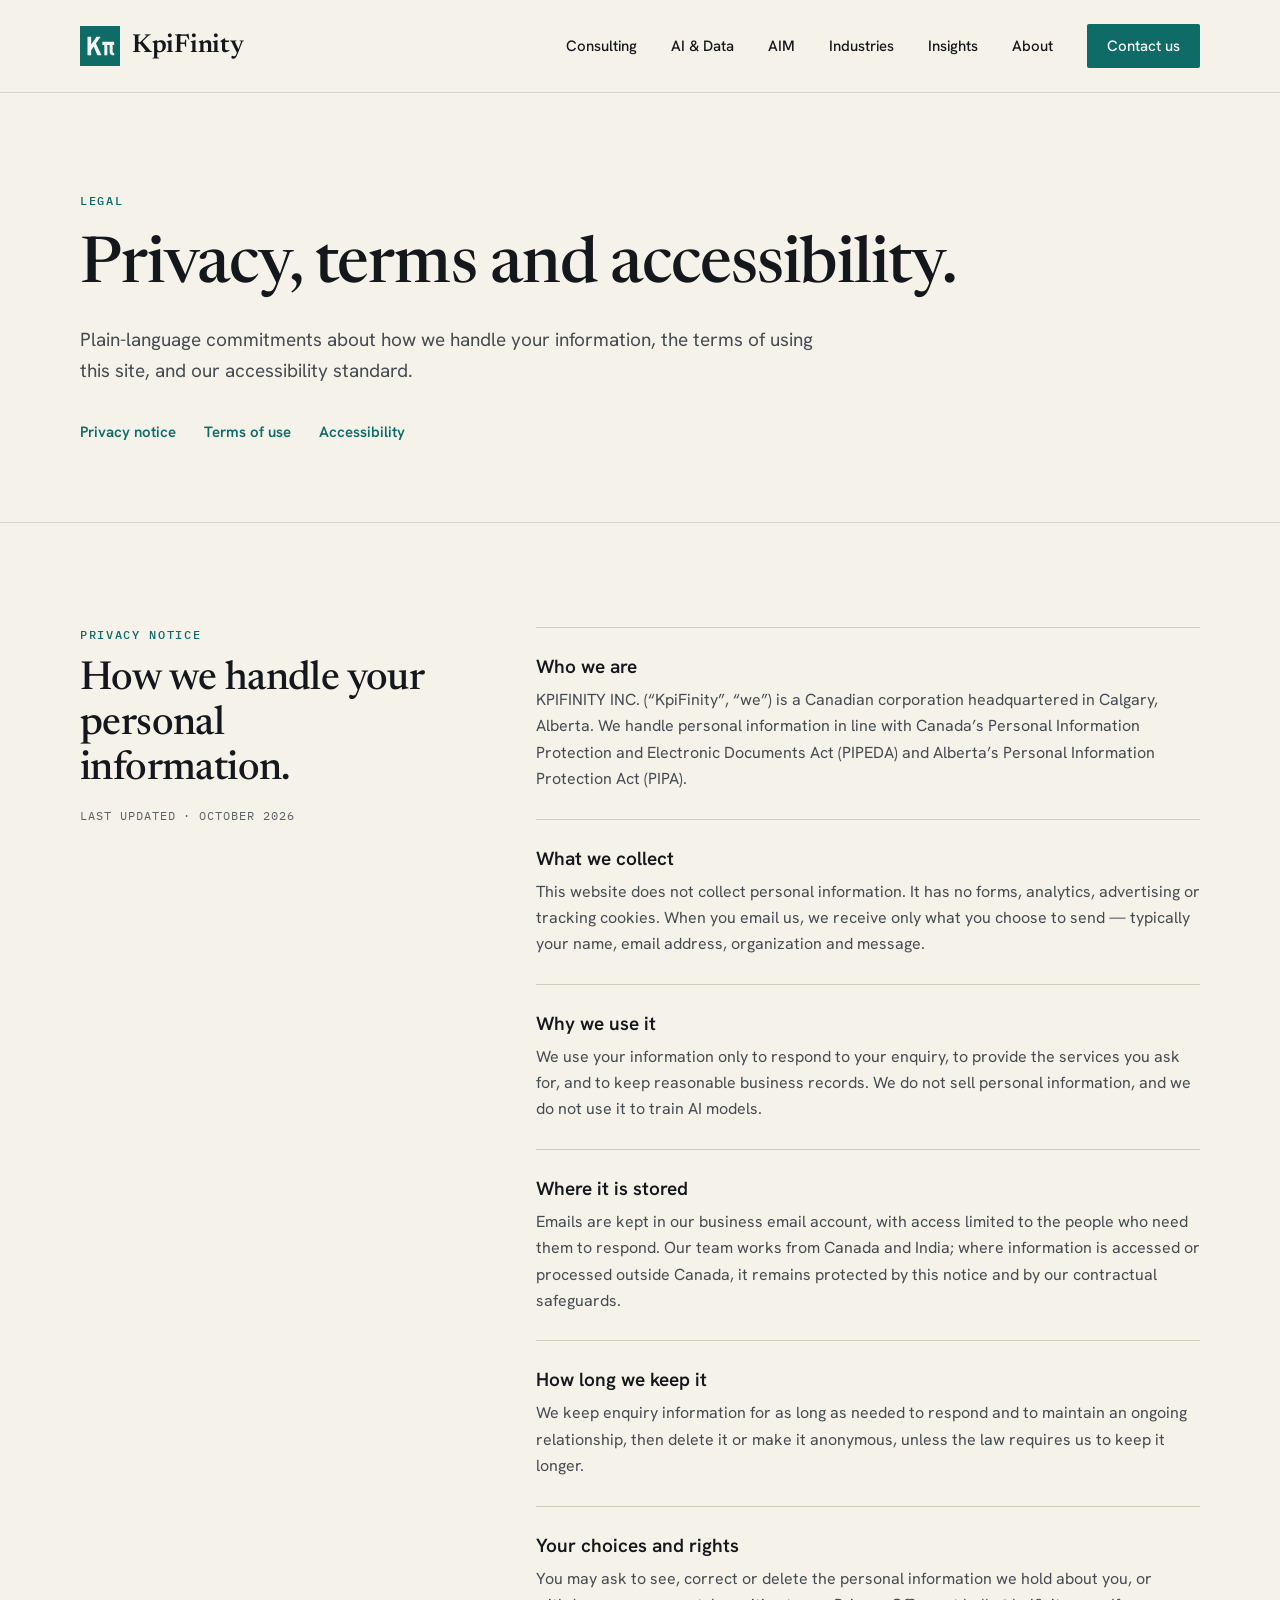
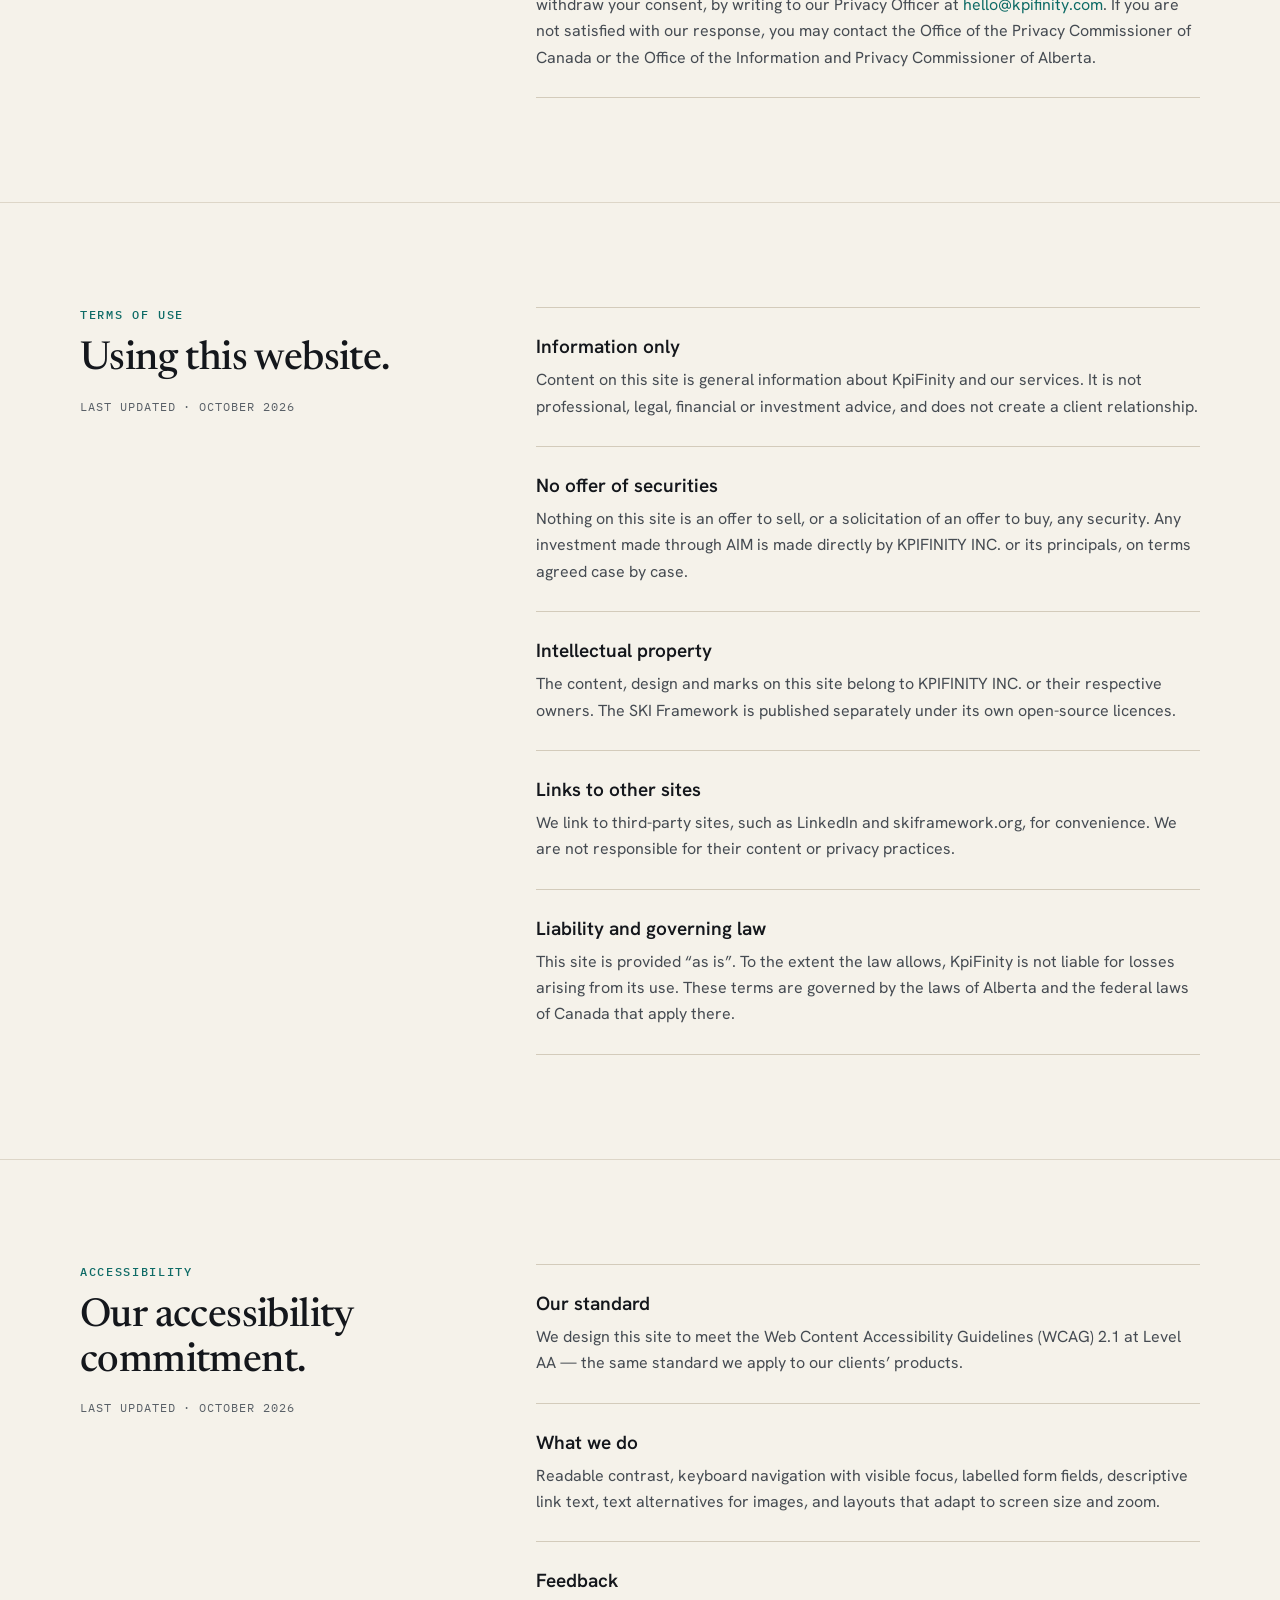
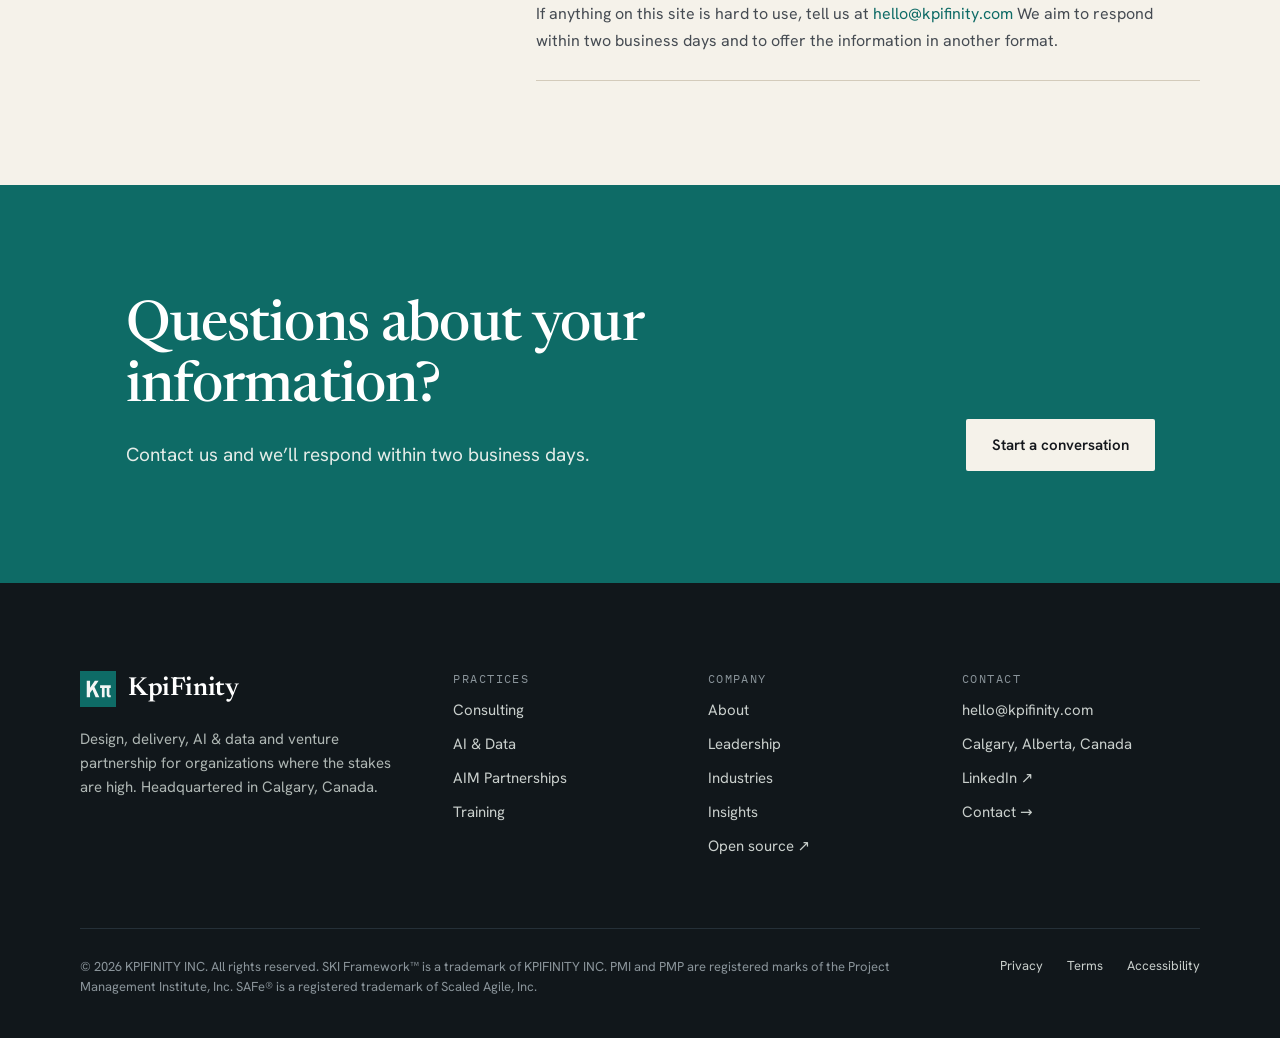
<file: legal.html>
<!doctype html>
<html lang="en-CA">
<head>
<meta charset="utf-8">
<meta name="viewport" content="width=device-width, initial-scale=1">
<title>Privacy, Terms &amp; Accessibility · KpiFinity</title>
<meta name="description" content="KpiFinity&#x27;s privacy notice, website terms of use and accessibility commitment.">
<link rel="canonical" href="https://kpifinity.com/legal.html">
<meta name="theme-color" content="#11171B">
<meta property="og:type" content="website">
<meta property="og:site_name" content="KpiFinity">
<meta property="og:locale" content="en_CA">
<meta property="og:title" content="Privacy, Terms &amp; Accessibility · KpiFinity">
<meta property="og:description" content="KpiFinity&#x27;s privacy notice, website terms of use and accessibility commitment.">
<meta property="og:url" content="https://kpifinity.com/legal.html">
<meta property="og:image" content="https://kpifinity.com/assets/img/og-image.png">
<meta property="og:image:width" content="1200">
<meta property="og:image:height" content="630">
<meta name="twitter:card" content="summary_large_image">
<link rel="icon" href="assets/img/favicon.svg" type="image/svg+xml">
<link rel="apple-touch-icon" href="assets/img/apple-touch-icon.png">
<link rel="preload" href="assets/fonts/newsreader.woff2" as="font" type="font/woff2" crossorigin>
<link rel="preload" href="assets/fonts/hanken-grotesk.woff2" as="font" type="font/woff2" crossorigin>
<link rel="stylesheet" href="assets/css/site.css">
<script src="assets/js/site.js" defer></script>
</head>
<body>
<a class="skip" href="#main">Skip to content</a>
<div class="page" style="display: flex; flex-direction: column; min-height: 100vh; background: #F5F2EA">
<header class="site-header" style="border-bottom: 1px solid #DDD6C8; flex-shrink: 0">
<div class="wrap" style="height: 92px; display: flex; align-items: center; justify-content: space-between">
<a href="index.html" aria-label="KpiFinity home" style="display: flex; align-items: center; gap: 12px; color: #14171C; text-decoration: none">
<svg width="40" height="40" viewBox="0 0 48 48" aria-hidden="true" style="display: block; flex-shrink: 0"><rect width="48" height="48" fill="#0E6B66"></rect><path fill="#F4F6F5" d="M9 13h4.4v22H9z M13.4 22.2 19.8 13h5L13.4 29.2z M16 23.4l3-2.8L25.8 35h-5z M26.8 19H41v3.8H26.8z M29.2 22.8h3.6V35h-3.6z M35.6 22.8h3.6v8.4c0 .8.4 1.2 1.2 1.2H41V35h-1.6c-2.4 0-3.8-1.4-3.8-3.8z"></path></svg>
<span class="serif" style="font-size: 26px; font-weight: 600; letter-spacing: -0.01em">KpiFinity</span>
</a>
<button class="nav-toggle" type="button" aria-label="Menu" aria-expanded="false" aria-controls="site-nav"><span></span><span></span></button>
<nav class="nav" id="site-nav" aria-label="Primary" style="display: flex; align-items: center; gap: 34px">
<a href="consulting.html">Consulting</a>
<a href="ai-data.html">AI &amp; Data</a>
<a href="aim.html">AIM</a>
<a href="industries.html">Industries</a>
<a href="insights.html">Insights</a>
<a href="about.html">About</a>
<a href="contact.html" class="btn btn-primary" style="height: 44px; padding: 0 20px; background: #0E6B66; color: #FFFFFF">Contact us</a>
</nav>
</div>
</header>
<main id="main">

<section style="padding: 96px 0 80px">
<div class="wrap">
<span class="eyebrow">Legal</span>
<h1 class="serif" style="margin-top: 24px; font-size: 64px; line-height: 1.05">Privacy, terms and accessibility.</h1>
<p class="lead" style="margin-top: 24px; width: 100%; max-width: 760px">Plain-language commitments about how we handle your information, the terms of using this site, and our accessibility standard.</p>
<nav aria-label="On this page" style="margin-top: 36px; display: flex; gap: 28px">
<a href="#privacy" style="font-weight: 600; font-size: 15px; color: #0E6B66">Privacy notice</a>
<a href="#terms" style="font-weight: 600; font-size: 15px; color: #0E6B66">Terms of use</a>
<a href="#accessibility" style="font-weight: 600; font-size: 15px; color: #0E6B66">Accessibility</a>
</nav>
</div>
</section>
<section id="privacy" style="padding: 104px 0; border-top: 1px solid #DDD6C8">
<div class="wrap" style="display: grid; grid-template-columns: 360px minmax(0, 1fr); gap: 96px">
<div style="display: flex; flex-direction: column; gap: 16px">
<span class="eyebrow">Privacy notice</span>
<h2 class="serif" style="font-size: 40px; line-height: 1.12">How we handle your personal information.</h2>
<span class="mono" style="font-size: 12px; letter-spacing: 0.08em; color: #596067">LAST UPDATED · OCTOBER 2026</span>
</div>
<div style="border-bottom: 1px solid #D3CBBB"><div style="padding: 26px 0; border-top: 1px solid #D3CBBB"><h3 style="font-size: 19px; font-weight: 600">Who we are</h3><p class="body" style="margin-top: 8px">KPIFINITY INC. (“KpiFinity”, “we”) is a Canadian corporation headquartered in Calgary, Alberta. We handle personal information in line with Canada’s Personal Information Protection and Electronic Documents Act (PIPEDA) and Alberta’s Personal Information Protection Act (PIPA).</p></div><div style="padding: 26px 0; border-top: 1px solid #D3CBBB"><h3 style="font-size: 19px; font-weight: 600">What we collect</h3><p class="body" style="margin-top: 8px">This website does not collect personal information. It has no forms, analytics, advertising or tracking cookies. When you email us, we receive only what you choose to send — typically your name, email address, organization and message.</p></div><div style="padding: 26px 0; border-top: 1px solid #D3CBBB"><h3 style="font-size: 19px; font-weight: 600">Why we use it</h3><p class="body" style="margin-top: 8px">We use your information only to respond to your enquiry, to provide the services you ask for, and to keep reasonable business records. We do not sell personal information, and we do not use it to train AI models.</p></div><div style="padding: 26px 0; border-top: 1px solid #D3CBBB"><h3 style="font-size: 19px; font-weight: 600">Where it is stored</h3><p class="body" style="margin-top: 8px">Emails are kept in our business email account, with access limited to the people who need them to respond. Our team works from Canada and India; where information is accessed or processed outside Canada, it remains protected by this notice and by our contractual safeguards.</p></div><div style="padding: 26px 0; border-top: 1px solid #D3CBBB"><h3 style="font-size: 19px; font-weight: 600">How long we keep it</h3><p class="body" style="margin-top: 8px">We keep enquiry information for as long as needed to respond and to maintain an ongoing relationship, then delete it or make it anonymous, unless the law requires us to keep it longer.</p></div><div style="padding: 26px 0; border-top: 1px solid #D3CBBB"><h3 style="font-size: 19px; font-weight: 600">Your choices and rights</h3><p class="body" style="margin-top: 8px">You may ask to see, correct or delete the personal information we hold about you, or withdraw your consent, by writing to our Privacy Officer at <a href='mailto:hello@kpifinity.com'>hello@kpifinity.com</a>. If you are not satisfied with our response, you may contact the Office of the Privacy Commissioner of Canada or the Office of the Information and Privacy Commissioner of Alberta.</p></div></div>
</div>
</section>
<section id="terms" style="padding: 104px 0; border-top: 1px solid #DDD6C8">
<div class="wrap" style="display: grid; grid-template-columns: 360px minmax(0, 1fr); gap: 96px">
<div style="display: flex; flex-direction: column; gap: 16px">
<span class="eyebrow">Terms of use</span>
<h2 class="serif" style="font-size: 40px; line-height: 1.12">Using this website.</h2>
<span class="mono" style="font-size: 12px; letter-spacing: 0.08em; color: #596067">LAST UPDATED · OCTOBER 2026</span>
</div>
<div style="border-bottom: 1px solid #D3CBBB"><div style="padding: 26px 0; border-top: 1px solid #D3CBBB"><h3 style="font-size: 19px; font-weight: 600">Information only</h3><p class="body" style="margin-top: 8px">Content on this site is general information about KpiFinity and our services. It is not professional, legal, financial or investment advice, and does not create a client relationship.</p></div><div style="padding: 26px 0; border-top: 1px solid #D3CBBB"><h3 style="font-size: 19px; font-weight: 600">No offer of securities</h3><p class="body" style="margin-top: 8px">Nothing on this site is an offer to sell, or a solicitation of an offer to buy, any security. Any investment made through AIM is made directly by KPIFINITY INC. or its principals, on terms agreed case by case.</p></div><div style="padding: 26px 0; border-top: 1px solid #D3CBBB"><h3 style="font-size: 19px; font-weight: 600">Intellectual property</h3><p class="body" style="margin-top: 8px">The content, design and marks on this site belong to KPIFINITY INC. or their respective owners. The SKI Framework is published separately under its own open-source licences.</p></div><div style="padding: 26px 0; border-top: 1px solid #D3CBBB"><h3 style="font-size: 19px; font-weight: 600">Links to other sites</h3><p class="body" style="margin-top: 8px">We link to third-party sites, such as LinkedIn and skiframework.org, for convenience. We are not responsible for their content or privacy practices.</p></div><div style="padding: 26px 0; border-top: 1px solid #D3CBBB"><h3 style="font-size: 19px; font-weight: 600">Liability and governing law</h3><p class="body" style="margin-top: 8px">This site is provided “as is”. To the extent the law allows, KpiFinity is not liable for losses arising from its use. These terms are governed by the laws of Alberta and the federal laws of Canada that apply there.</p></div></div>
</div>
</section>
<section id="accessibility" style="padding: 104px 0; border-top: 1px solid #DDD6C8">
<div class="wrap" style="display: grid; grid-template-columns: 360px minmax(0, 1fr); gap: 96px">
<div style="display: flex; flex-direction: column; gap: 16px">
<span class="eyebrow">Accessibility</span>
<h2 class="serif" style="font-size: 40px; line-height: 1.12">Our accessibility commitment.</h2>
<span class="mono" style="font-size: 12px; letter-spacing: 0.08em; color: #596067">LAST UPDATED · OCTOBER 2026</span>
</div>
<div style="border-bottom: 1px solid #D3CBBB"><div style="padding: 26px 0; border-top: 1px solid #D3CBBB"><h3 style="font-size: 19px; font-weight: 600">Our standard</h3><p class="body" style="margin-top: 8px">We design this site to meet the Web Content Accessibility Guidelines (WCAG) 2.1 at Level AA — the same standard we apply to our clients’ products.</p></div><div style="padding: 26px 0; border-top: 1px solid #D3CBBB"><h3 style="font-size: 19px; font-weight: 600">What we do</h3><p class="body" style="margin-top: 8px">Readable contrast, keyboard navigation with visible focus, labelled form fields, descriptive link text, text alternatives for images, and layouts that adapt to screen size and zoom.</p></div><div style="padding: 26px 0; border-top: 1px solid #D3CBBB"><h3 style="font-size: 19px; font-weight: 600">Feedback</h3><p class="body" style="margin-top: 8px">If anything on this site is hard to use, tell us at <a href='mailto:hello@kpifinity.com'>hello@kpifinity.com</a> We aim to respond within two business days and to offer the information in another format.</p></div></div>
</div>
</section>

<section class="dark" style="flex-grow: 1; display: flex; align-items: center; padding: 112px 0; background: #0E6B66; color: #FFFFFF">
<div class="wrap" style="display: flex; justify-content: space-between; align-items: flex-end; gap: 80px">
<div style="display: flex; flex-direction: column; gap: 22px; width: 100%; max-width: 760px">
<h2 class="serif" style="font-size: 56px; line-height: 1.08">Questions about your information?</h2>
<p style="font-size: 19px; line-height: 1.6; color: #E4ECE8">Contact us and we’ll respond within two business days.</p>
</div>
<div style="display: flex; gap: 14px; flex-shrink: 0">
<a href="contact.html" class="btn btn-light">Start a conversation</a>
</div>
</div>
</section>

</main>
<footer class="footer" style="background: #11171B; color: #C9CFCC; padding: 88px 0 40px; flex-shrink: 0">
<div class="wrap">
<div style="display: grid; grid-template-columns: 1.6fr 1fr 1fr 1.2fr; gap: 56px">
<div style="display: flex; flex-direction: column; gap: 20px">
<span style="display: flex; align-items: center; gap: 12px"><svg width="36" height="36" viewBox="0 0 48 48" aria-hidden="true" style="display: block; flex-shrink: 0"><rect width="48" height="48" fill="#0E6B66"></rect><path fill="#F4F6F5" d="M9 13h4.4v22H9z M13.4 22.2 19.8 13h5L13.4 29.2z M16 23.4l3-2.8L25.8 35h-5z M26.8 19H41v3.8H26.8z M29.2 22.8h3.6V35h-3.6z M35.6 22.8h3.6v8.4c0 .8.4 1.2 1.2 1.2H41V35h-1.6c-2.4 0-3.8-1.4-3.8-3.8z"></path></svg><span class="serif" style="font-size: 26px; font-weight: 600; color: #FFFFFF">KpiFinity</span></span>
<p style="font-size: 15px; line-height: 1.6; color: #AEB6B3; width: 100%; max-width: 320px">Design, delivery, AI &amp; data and venture partnership for organizations where the stakes are high. Headquartered in Calgary, Canada.</p>
</div>
<div style="display: flex; flex-direction: column; gap: 14px">
<span class="mono" style="font-size: 12px; letter-spacing: 0.12em; color: #8A949A">PRACTICES</span>
<a href="consulting.html">Consulting</a><a href="ai-data.html">AI &amp; Data</a><a href="aim.html">AIM Partnerships</a><a href="consulting.html#training">Training</a>
</div>
<div style="display: flex; flex-direction: column; gap: 14px">
<span class="mono" style="font-size: 12px; letter-spacing: 0.12em; color: #8A949A">COMPANY</span>
<a href="about.html">About</a><a href="about.html#leadership">Leadership</a><a href="industries.html">Industries</a><a href="insights.html">Insights</a><a href="https://skiframework.org">Open source ↗</a>
</div>
<div style="display: flex; flex-direction: column; gap: 14px">
<span class="mono" style="font-size: 12px; letter-spacing: 0.12em; color: #8A949A">CONTACT</span>
<a href="mailto:hello@kpifinity.com">hello@kpifinity.com</a><span style="font-size: 15px">Calgary, Alberta, Canada</span><a href="https://www.linkedin.com/company/kpifinity/">LinkedIn ↗</a><a href="contact.html">Contact →</a>
</div>
</div>
<div style="margin-top: 72px; padding-top: 28px; border-top: 1px solid #253038; display: flex; justify-content: space-between; font-size: 13px; color: #8A949A">
<span style="width: 100%; max-width: 860px; line-height: 1.6">© 2026 KPIFINITY INC. All rights reserved. SKI Framework™ is a trademark of KPIFINITY INC. PMI and PMP are registered marks of the Project Management Institute, Inc. SAFe® is a registered trademark of Scaled Agile, Inc.</span>
<span style="display: flex; gap: 24px"><a href="legal.html#privacy" style="font-size: 13px">Privacy</a><a href="legal.html#terms" style="font-size: 13px">Terms</a><a href="legal.html#accessibility" style="font-size: 13px">Accessibility</a></span>
</div>
</div>
</footer>
</div>
</body>
</html>
</file>
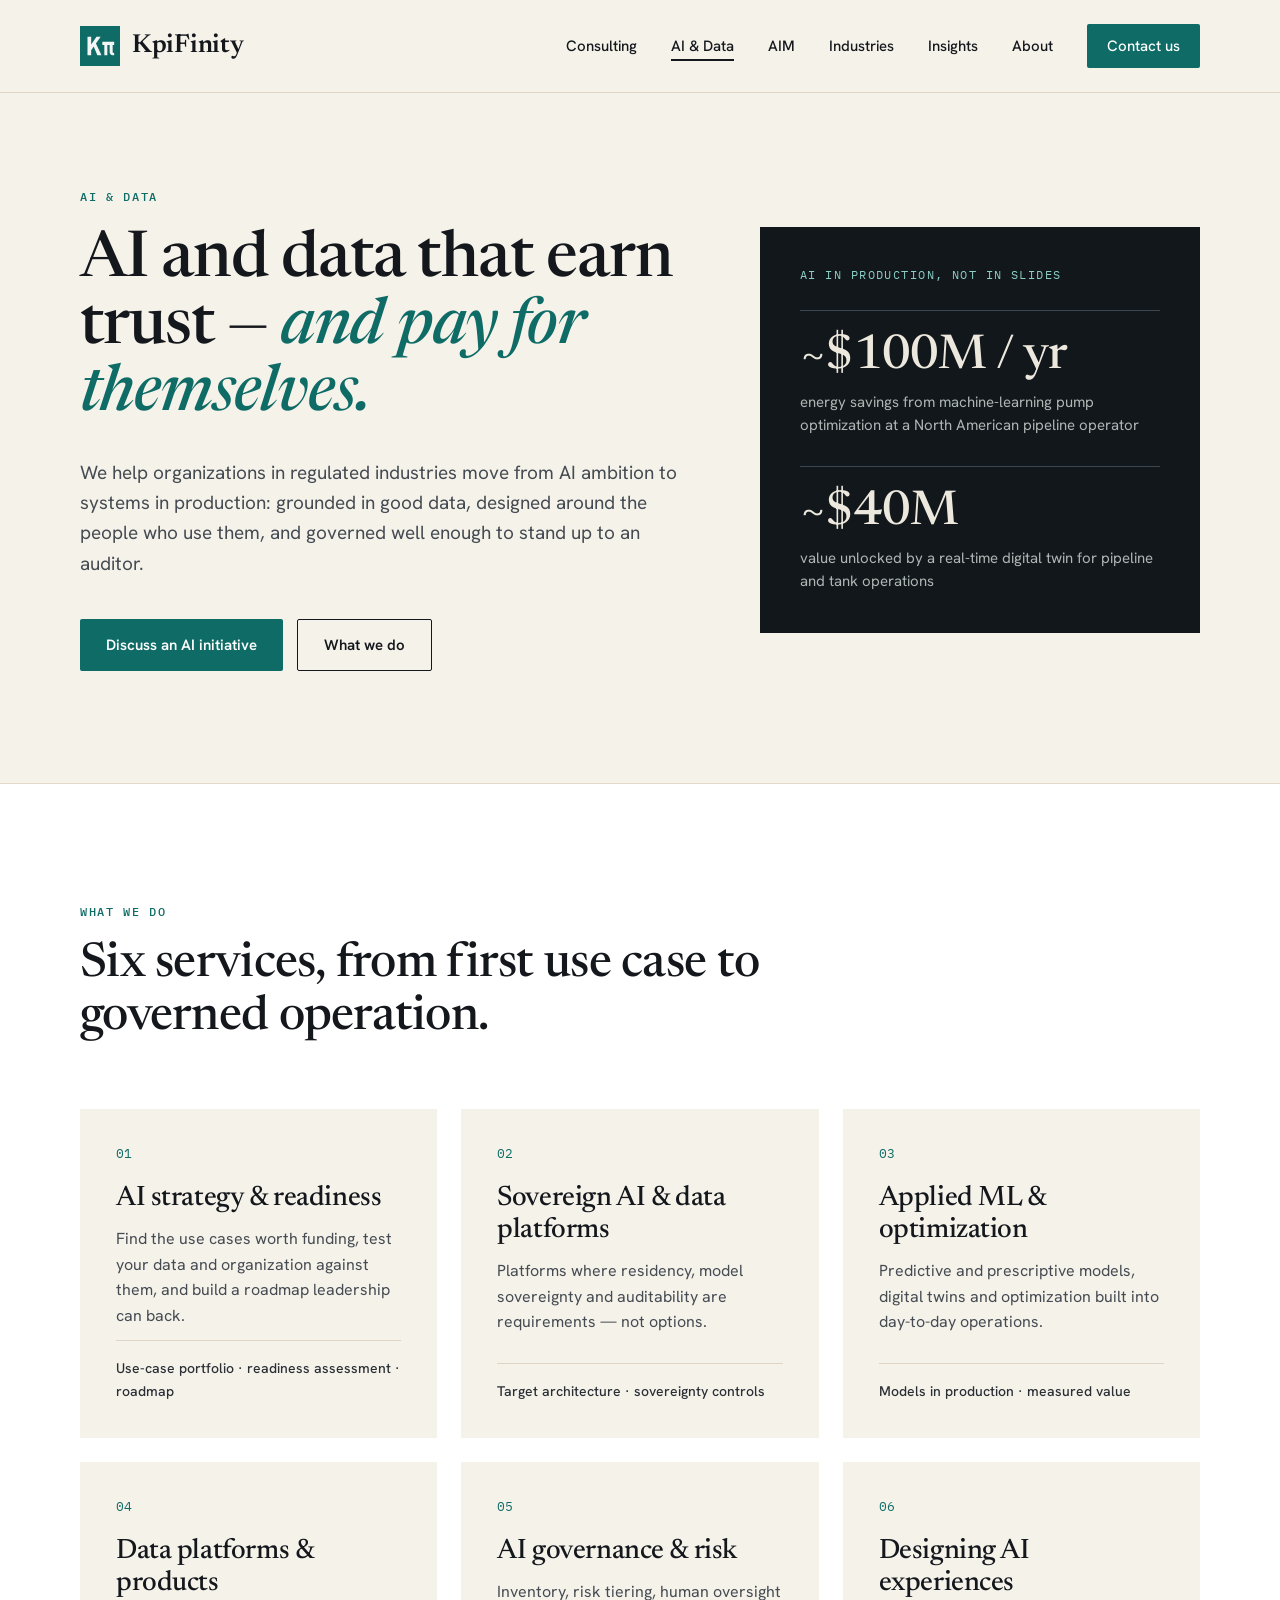
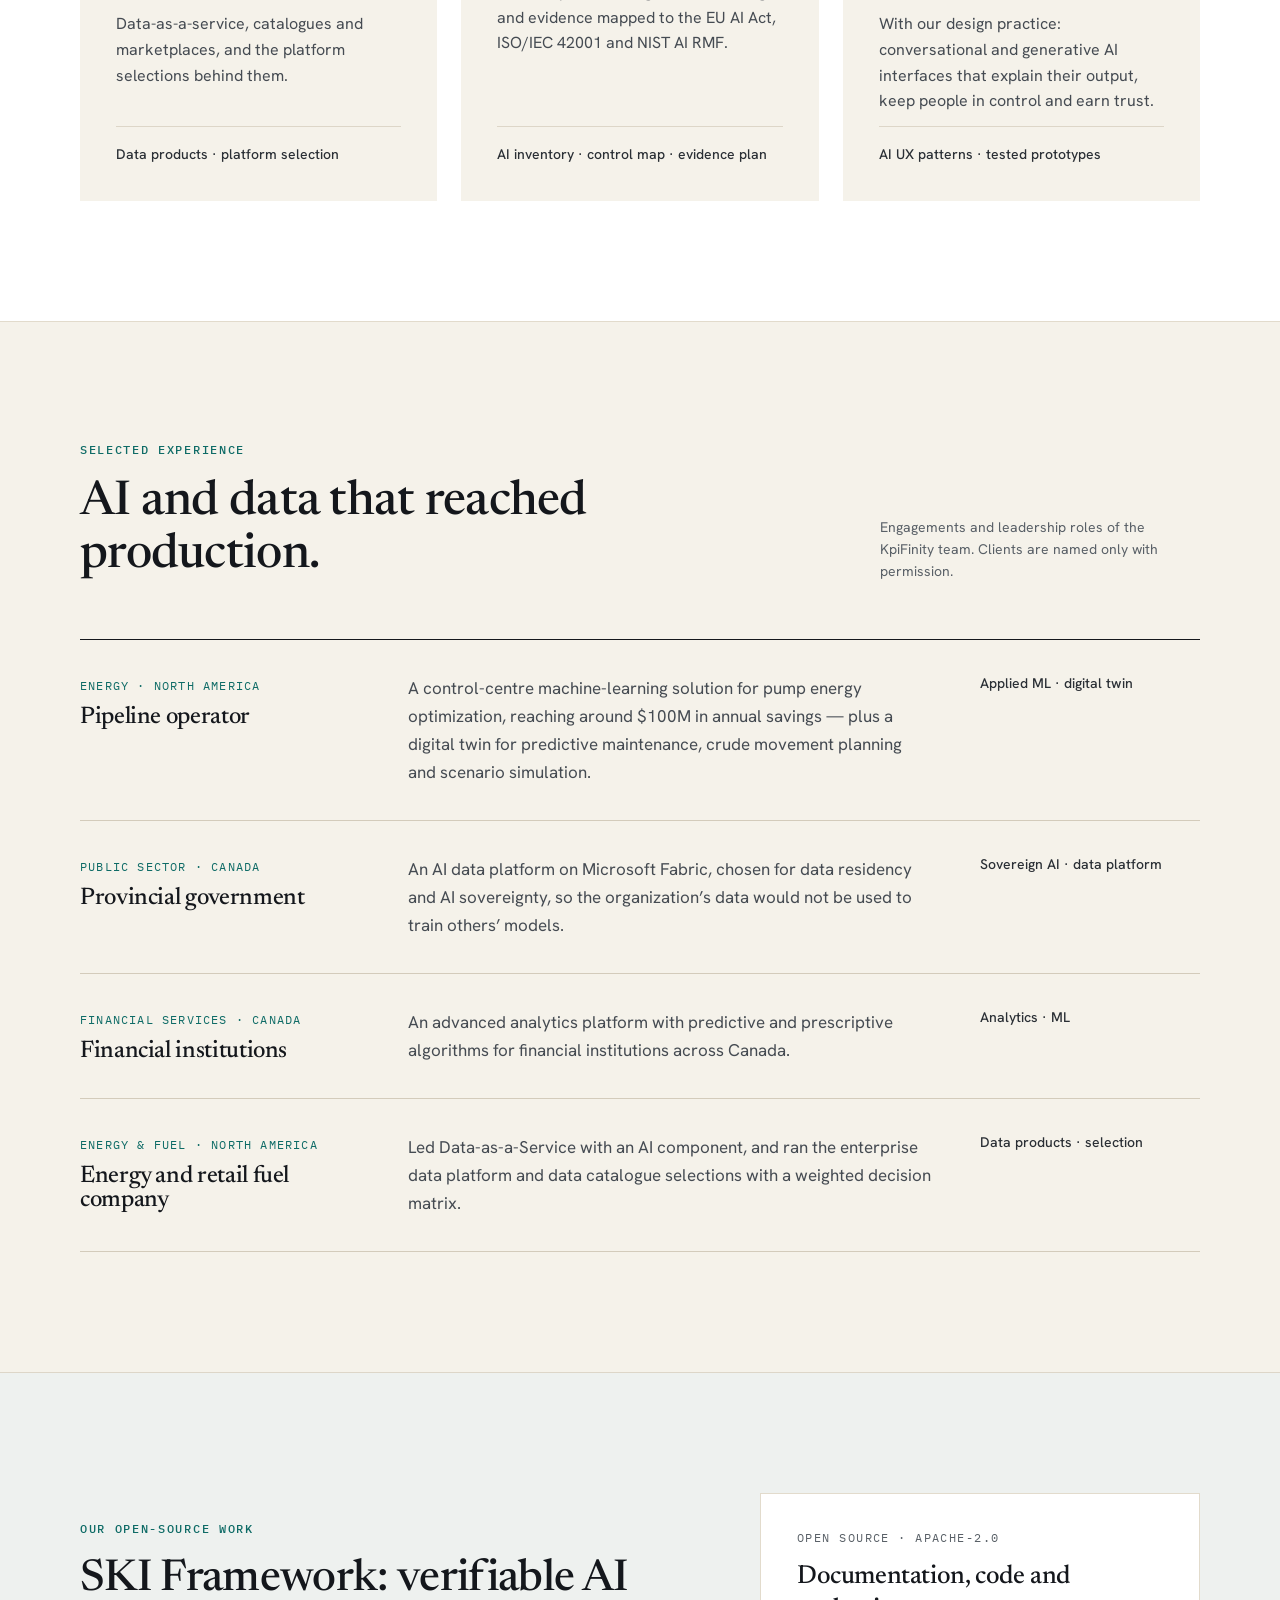
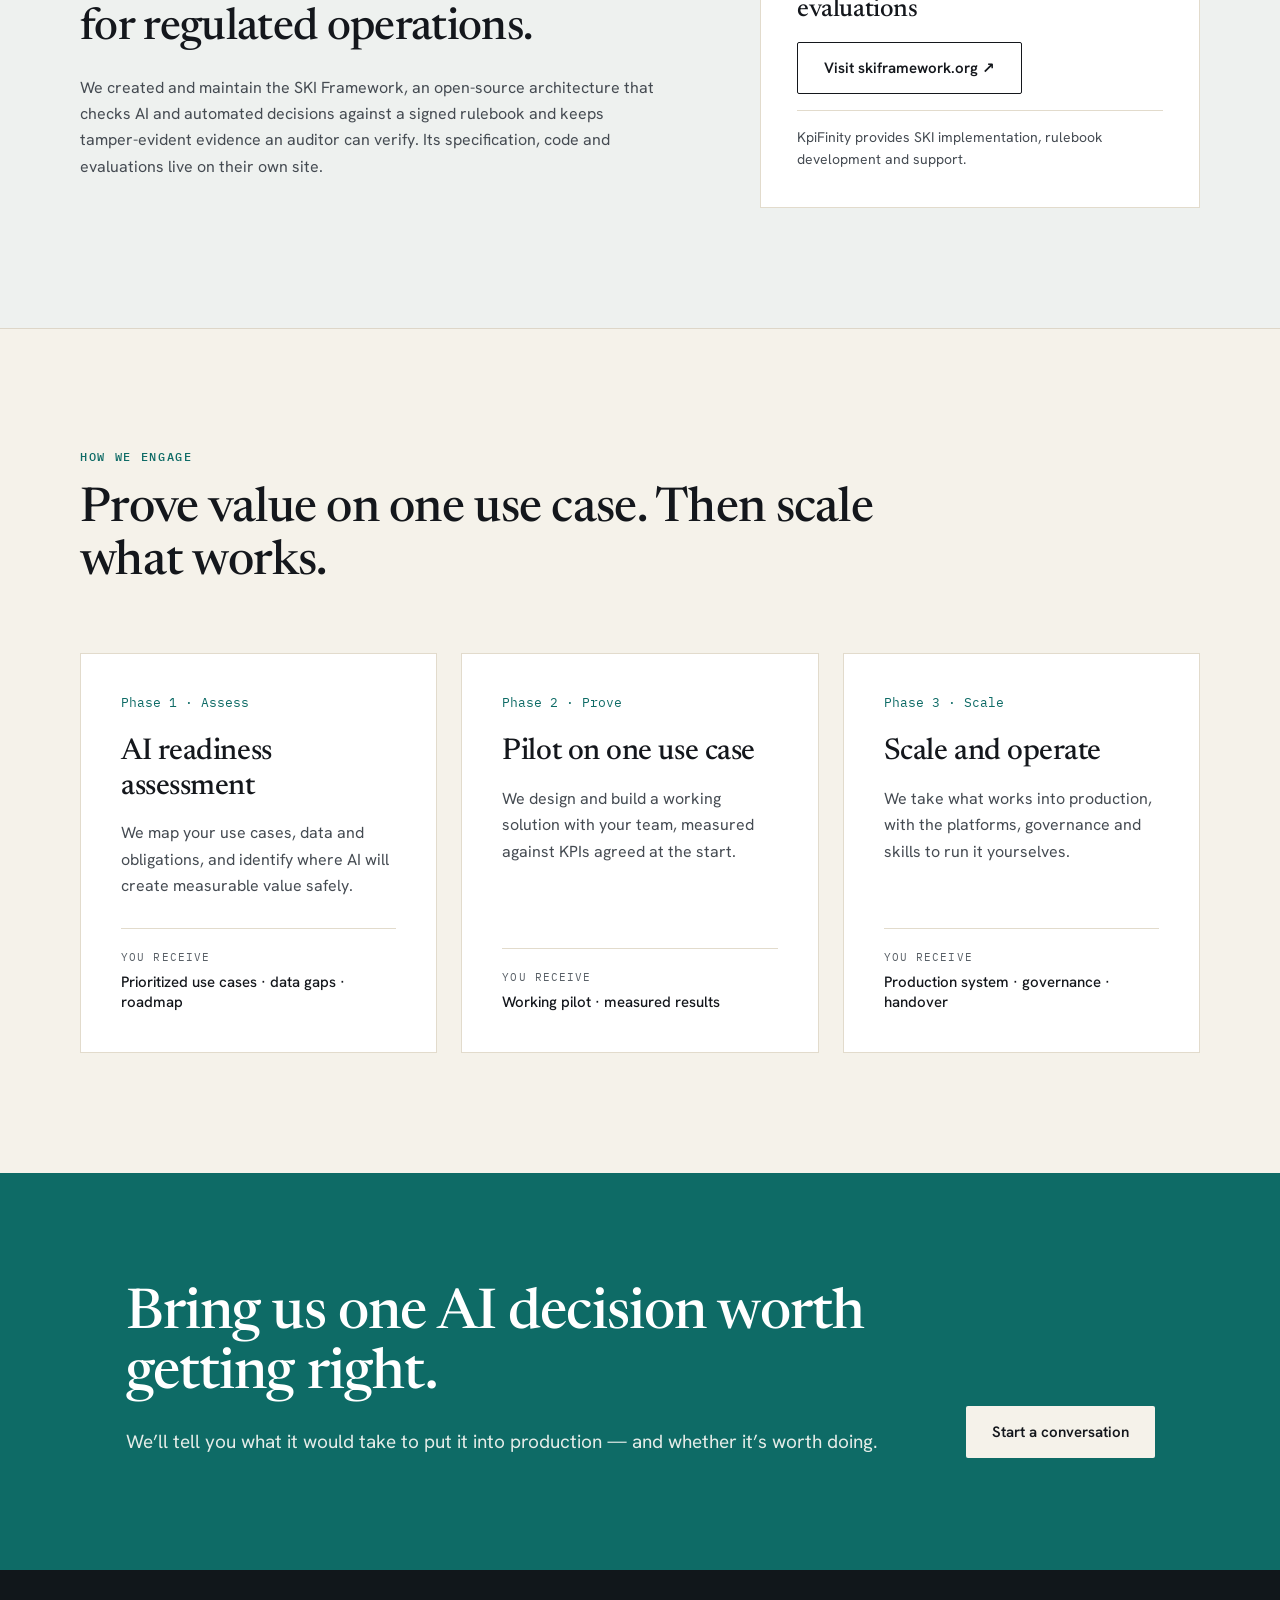
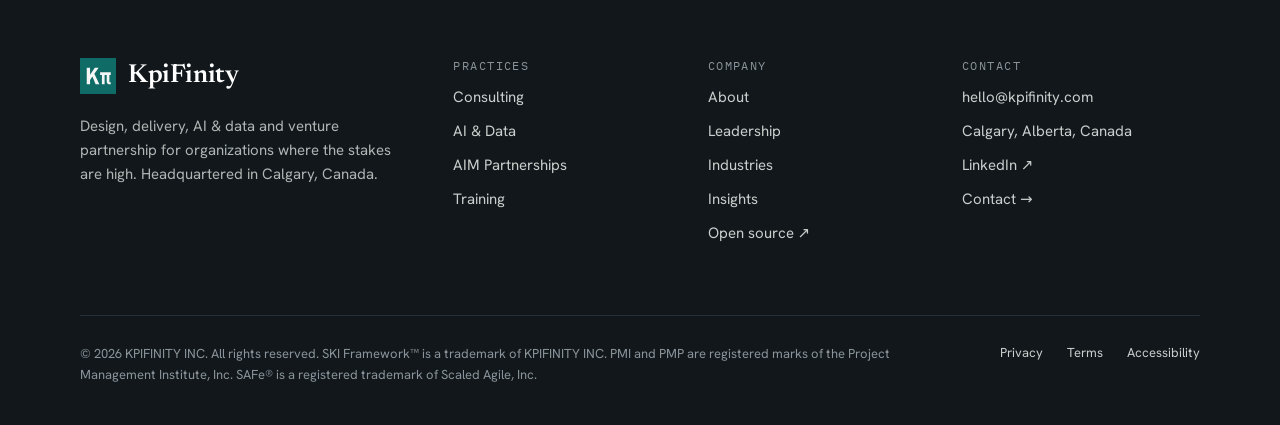
<file: studio.html>
<!doctype html>
<html lang="en-CA"><head><meta charset="utf-8"><title>Redirecting · KpiFinity</title>
<meta name="robots" content="noindex"><link rel="canonical" href="https://kpifinity.com/ai-data.html">
<meta http-equiv="refresh" content="0; url=ai-data.html"></head>
<body><p>This page has moved to <a href="ai-data.html">https://kpifinity.com/ai-data.html</a>.</p></body></html>
</file>
<file: assets/css/site.css>
/* KpiFinity — site stylesheet. Fonts are self-hosted (SIL Open Font License); no third-party requests. */
@font-face{font-family:'Newsreader';src:url(../fonts/newsreader.woff2) format('woff2');font-weight:200 800;font-style:normal;font-display:swap}
@font-face{font-family:'Newsreader';src:url(../fonts/newsreader-italic.woff2) format('woff2');font-weight:200 800;font-style:italic;font-display:swap}
@font-face{font-family:'Hanken Grotesk';src:url(../fonts/hanken-grotesk.woff2) format('woff2');font-weight:100 900;font-style:normal;font-display:swap}
@font-face{font-family:'IBM Plex Mono';src:url(../fonts/plex-mono-400.woff2) format('woff2');font-weight:400;font-style:normal;font-display:swap}
@font-face{font-family:'IBM Plex Mono';src:url(../fonts/plex-mono-500.woff2) format('woff2');font-weight:500;font-style:normal;font-display:swap}
*,*::before,*::after{box-sizing:border-box}
html{scroll-behavior:smooth;-webkit-text-size-adjust:100%}
img{max-width:100%}

body{margin:0;background:#F5F2EA;color:#14171C;font-family:'Hanken Grotesk',ui-sans-serif,system-ui,-apple-system,'Segoe UI',sans-serif;-webkit-font-smoothing:antialiased}
a{color:#0E6B66;text-decoration:none}a:hover{color:#0A4F4B;text-decoration:underline;text-underline-offset:4px}
h1,h2,h3,p,ul{margin:0}
ul{padding:0;list-style:none}
.serif{font-family:'Newsreader',Georgia,'Times New Roman',serif;font-weight:500;letter-spacing:-0.015em}
.mono{font-family:'IBM Plex Mono',ui-monospace,SFMono-Regular,Menlo,monospace}
.wrap{width:1200px;margin:0 auto;box-sizing:border-box}
.eyebrow{font-family:'IBM Plex Mono',ui-monospace,Menlo,monospace;font-size:12px;font-weight:500;letter-spacing:0.14em;text-transform:uppercase;color:#0E6B66}
.dark .eyebrow{color:#8CCFC7}
.lead{font-size:19px;line-height:1.6;color:#454B52}
.body{font-size:16px;line-height:1.65;color:#454B52}
.dark .lead,.dark .body{color:#AEB6B3}
.nav a{color:#14171C;font-size:15px;font-weight:500}
.nav a:hover{color:#14171C}
.btn{display:inline-flex;align-items:center;justify-content:center;gap:10px;height:52px;padding:0 26px;border-radius:2px;font-weight:600;font-size:15px;box-sizing:border-box}
.btn:hover{text-decoration:none}
.btn-primary,.btn-primary:hover{color:#FFFFFF}
.btn-ghost{border:1px solid #14171C;color:#14171C}.btn-ghost:hover{background:#14171C;color:#F5F2EA}
.btn-light{background:#F5F2EA;color:#14171C}.btn-light:hover{background:#FFFFFF;color:#14171C}
.btn-ghost-light{border:1px solid #EDE8DD;color:#EDE8DD}.btn-ghost-light:hover{background:#EDE8DD;color:#14171C}
.card{background:#FFFFFF;border:1px solid #E2DBCC;box-sizing:border-box}
.footer a{color:#C9CFCC;font-size:15px}.footer a:hover{color:#FFFFFF}
.chip{display:inline-flex;align-items:center;height:32px;padding:0 13px;border:1px solid #D3CBBB;border-radius:999px;font-size:13px;font-weight:500;color:#2A2F35;background:#FFFFFF;box-sizing:border-box}
.list li{padding:12px 0;border-bottom:1px solid #E2DBCC;font-size:15px;line-height:1.45;font-weight:500;color:#2A2F35}
.offer{padding:36px;display:flex;flex-direction:column;gap:12px}
.offer h3{font-family:'Newsreader',Georgia,serif;font-weight:500;letter-spacing:-0.015em;font-size:28px;line-height:1.15}
.offer p{font-size:16px;line-height:1.6;color:#454B52}
.offer .del{margin-top:auto;padding-top:16px;border-top:1px solid #DDD6C8;font-size:14px;font-weight:500;color:#2A2F35}
.xrow{display:grid;grid-template-columns:280px minmax(0,1fr) 220px;gap:48px;padding:34px 0;border-bottom:1px solid #D3CBBB}
.xrow .tag{font-size:14px;font-weight:500;color:#2A2F35}
.prow{display:grid;grid-template-columns:150px minmax(0,1fr);gap:24px;padding:22px 0;border-bottom:1px solid #E2DBCC}
.prow span{font-family:'IBM Plex Mono',ui-monospace,Menlo,monospace;font-size:11px;letter-spacing:0.1em;text-transform:uppercase;color:#0E6B66;padding-top:4px}
.prow p{font-size:16px;line-height:1.6;color:#2A2F35}
a:focus-visible,button:focus-visible,input:focus-visible,select:focus-visible,textarea:focus-visible{outline:2px solid #0E6B66;outline-offset:3px}
.skip{position:absolute;left:-9999px;top:0}.skip:focus{left:16px;top:8px;z-index:10;background:#14171C;color:#F5F2EA;padding:10px 16px}

/* ---------- header + mobile navigation ---------- */
.site-header{position:relative;z-index:20;background:#F5F2EA}
.nav-toggle{display:none;width:44px;height:44px;border:1px solid #CFC7B6;background:transparent;border-radius:2px;cursor:pointer;position:relative}
.nav-toggle span{position:absolute;left:12px;right:12px;height:1.5px;background:#14171C;transition:transform .2s}
.nav-toggle span:first-child{top:17px}.nav-toggle span:last-child{top:25px}
.nav-open .nav-toggle span:first-child{transform:translateY(4px) rotate(45deg)}
.nav-open .nav-toggle span:last-child{transform:translateY(-4px) rotate(-45deg)}
.nav a[aria-current="page"]{text-decoration:underline;text-underline-offset:8px;text-decoration-thickness:2px}
/* ---------- AIM configurator states ---------- */
.tog{background:#FFFFFF;color:#14171C;border:1px solid #CFC7B6}
.tog.on{background:#14171C;color:#F5F2EA;border-color:#14171C}
.preset{background:#FFFFFF;color:#14171C;border:1px solid #CFC7B6}
.preset.on{background:#0E6B66;color:#FFFFFF;border-color:#0E6B66}
@media (prefers-reduced-motion:reduce){html{scroll-behavior:auto}*{transition:none!important}}

/* ---------- responsive: laptop ---------- */
@media (max-width:1280px){
  .wrap{width:auto!important;max-width:1200px;padding-left:40px;padding-right:40px}
}
/* ---------- responsive: tablet ---------- */
@media (max-width:1100px){
  .nav-toggle{display:block}
  .site-header .wrap{height:76px!important}
  .nav{display:none!important;position:absolute;top:100%;left:0;right:0;flex-direction:column;align-items:stretch!important;gap:0!important;background:#F5F2EA;border-bottom:1px solid #DDD6C8;padding:8px 40px 24px}
  .nav-open .nav{display:flex!important}
  .nav a{padding:14px 0;border-bottom:1px solid #E2DBCC;font-size:17px}
  .nav a.btn{margin-top:16px;border-bottom:0;justify-content:center;height:52px!important}
}
@media (max-width:1024px){
  main section{padding-top:88px!important;padding-bottom:88px!important}
  main [style*="grid-template-columns"]{grid-template-columns:minmax(0,1fr)!important;gap:40px!important}
  main [style*="repeat(3"],main [style*="repeat(4"],main [style*="repeat(5"]{grid-template-columns:repeat(2,minmax(0,1fr))!important}
  main [style*="gap: 96px"],main [style*="gap: 80px"],main [style*="gap: 72px"],main [style*="gap: 64px"]{gap:40px!important}
  main [style*="justify-content: space-between"][style*="align-items: flex-end"]{flex-wrap:wrap;gap:24px!important}
  footer [style*="grid-template-columns"]{grid-template-columns:repeat(2,minmax(0,1fr))!important;gap:40px!important}
  footer [style*="justify-content: space-between"]{flex-direction:column;gap:16px}
  h1.serif{font-size:clamp(44px,6.4vw,64px)!important}
  main h2.serif[style*="font-size: 48px"],main h2.serif[style*="font-size: 50px"],main h2.serif[style*="font-size: 56px"]{font-size:40px!important}
  .xrow{grid-template-columns:minmax(0,1fr)!important;gap:12px!important}
  main svg[style*="position: absolute"]{opacity:.35;right:-320px!important}
  img[alt^="Portrait"]{min-height:0!important;width:100%!important;aspect-ratio:4/5;height:auto!important}
  .card[style*="260px minmax"]{grid-template-columns:200px minmax(0,1fr)!important}
}
/* ---------- responsive: phone ---------- */
@media (max-width:640px){
  .wrap{padding-left:20px;padding-right:20px}
  .nav{padding:8px 20px 24px}
  main section{padding-top:64px!important;padding-bottom:64px!important}
  main [style*="grid-template-columns"],main [style*="repeat("]{grid-template-columns:minmax(0,1fr)!important;gap:24px!important}
  footer [style*="grid-template-columns"]{grid-template-columns:minmax(0,1fr)!important;gap:32px!important}
  footer{padding-top:64px!important}
  h1.serif{font-size:clamp(36px,10vw,44px)!important;line-height:1.08!important}
  main h2.serif{font-size:32px!important;line-height:1.15!important}
  main h3.serif[style*="font-size: 3"],main h3.serif[style*="font-size: 4"]{font-size:28px!important}
  .lead,main p[style*="font-size: 20px"]{font-size:17px!important}
  main .serif[style*="font-size: 54px"],main .serif[style*="font-size: 60px"],main .serif[style*="font-size: 88px"]{font-size:44px!important}
  main [style*="border-right: 1px solid"]{border-right:0!important;padding-left:0!important;padding-right:0!important}
  main [style*="border-left: 1px solid"]{border-left:0!important;padding-left:0!important}
  main [style*="padding: 48px"],main [style*="padding: 44px"]{padding:28px!important}
  main [style*="padding: 40px"],main [style*="padding: 36px"]{padding:24px!important}
  main [style*="display: flex; gap: 14px"]{flex-wrap:wrap}
  main .btn{width:100%}
  .card[style*="260px minmax"]{grid-template-columns:minmax(0,1fr)!important}
  .prow{grid-template-columns:minmax(0,1fr)!important;gap:6px!important}
  main a.serif[href^="mailto"]{font-size:28px!important;word-break:break-all}
  main svg[style*="position: absolute"]{display:none}
}

/* ---------- refinements ---------- */
main svg[role="img"]{max-width:100%;height:auto}
[data-out="code"]{white-space:nowrap}
@media (max-width:640px){
  main [style*="padding: 32px 28px"],main [style*="padding: 32px 0 32px 28px"],main [style*="padding: 32px 28px 32px 0"]{padding:24px 0!important;border-bottom:1px solid #D3CBBB}
  main [style*="padding: 32px 32px 0"],main [style*="padding: 32px 0 0 32px"],main [style*="padding: 32px 32px 0 0"]{padding:24px 0 0!important}
  [data-out="code"]{font-size:28px!important}
}
@media (max-width:640px){
  figure [style*="justify-content: space-between"] > span + span{display:none}
  main figure figcaption[style*="repeat(3"]{grid-template-columns:repeat(3,minmax(0,1fr))!important;gap:10px!important}
  main figure figcaption span{font-size:12px!important}
  main figure{padding:20px 16px 18px!important}
}
</file>
